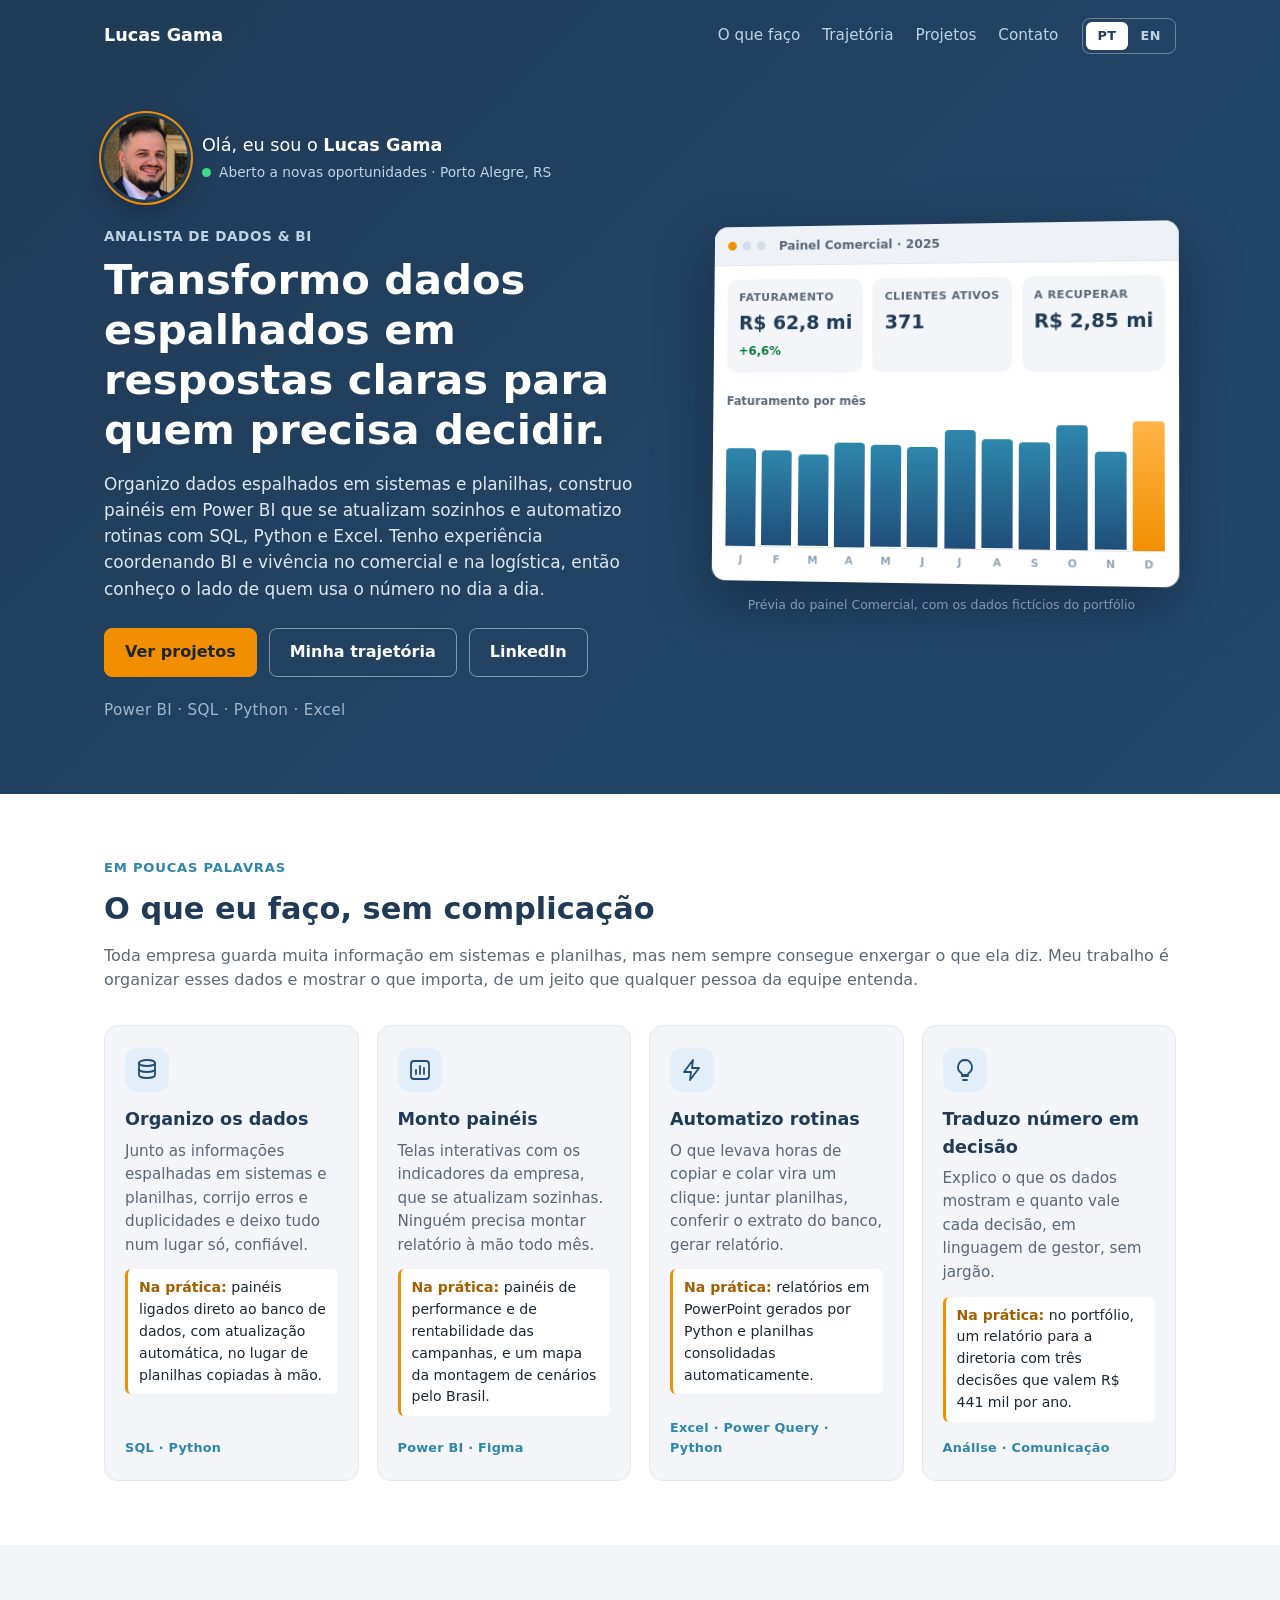
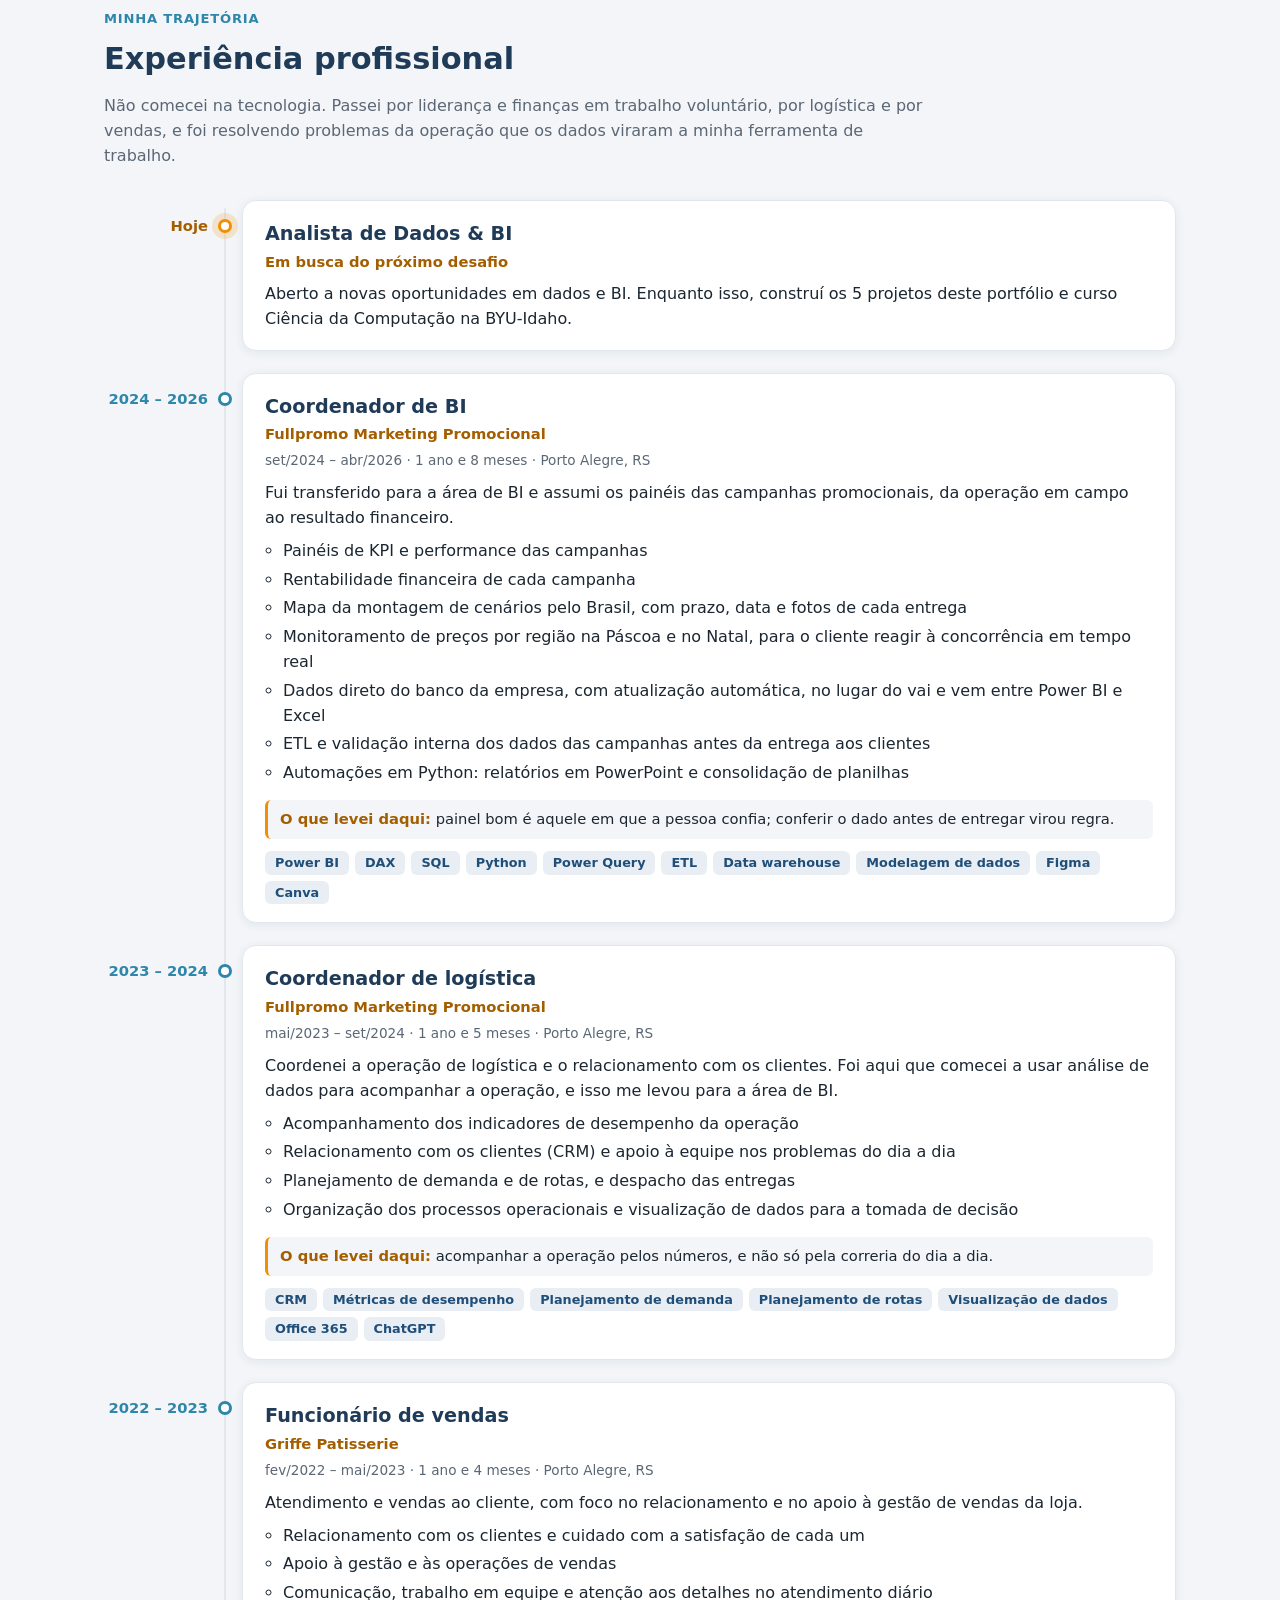
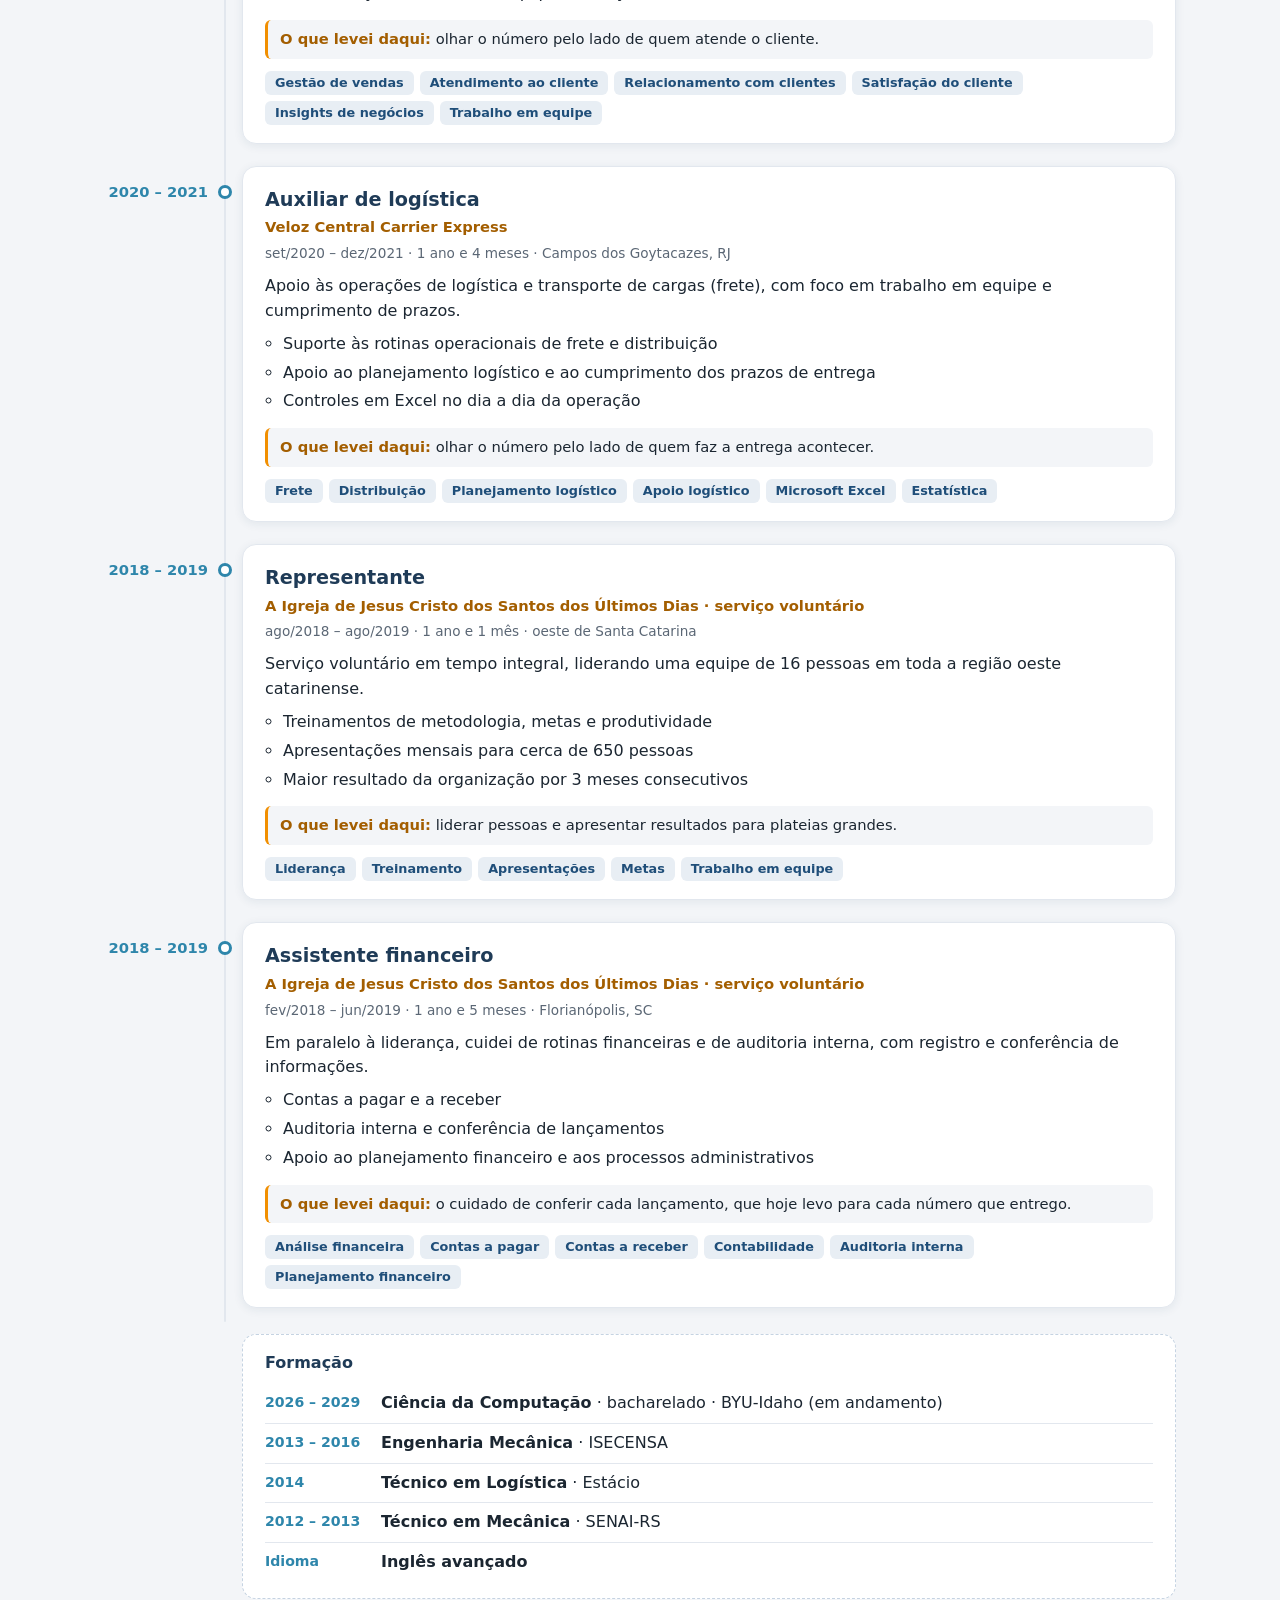
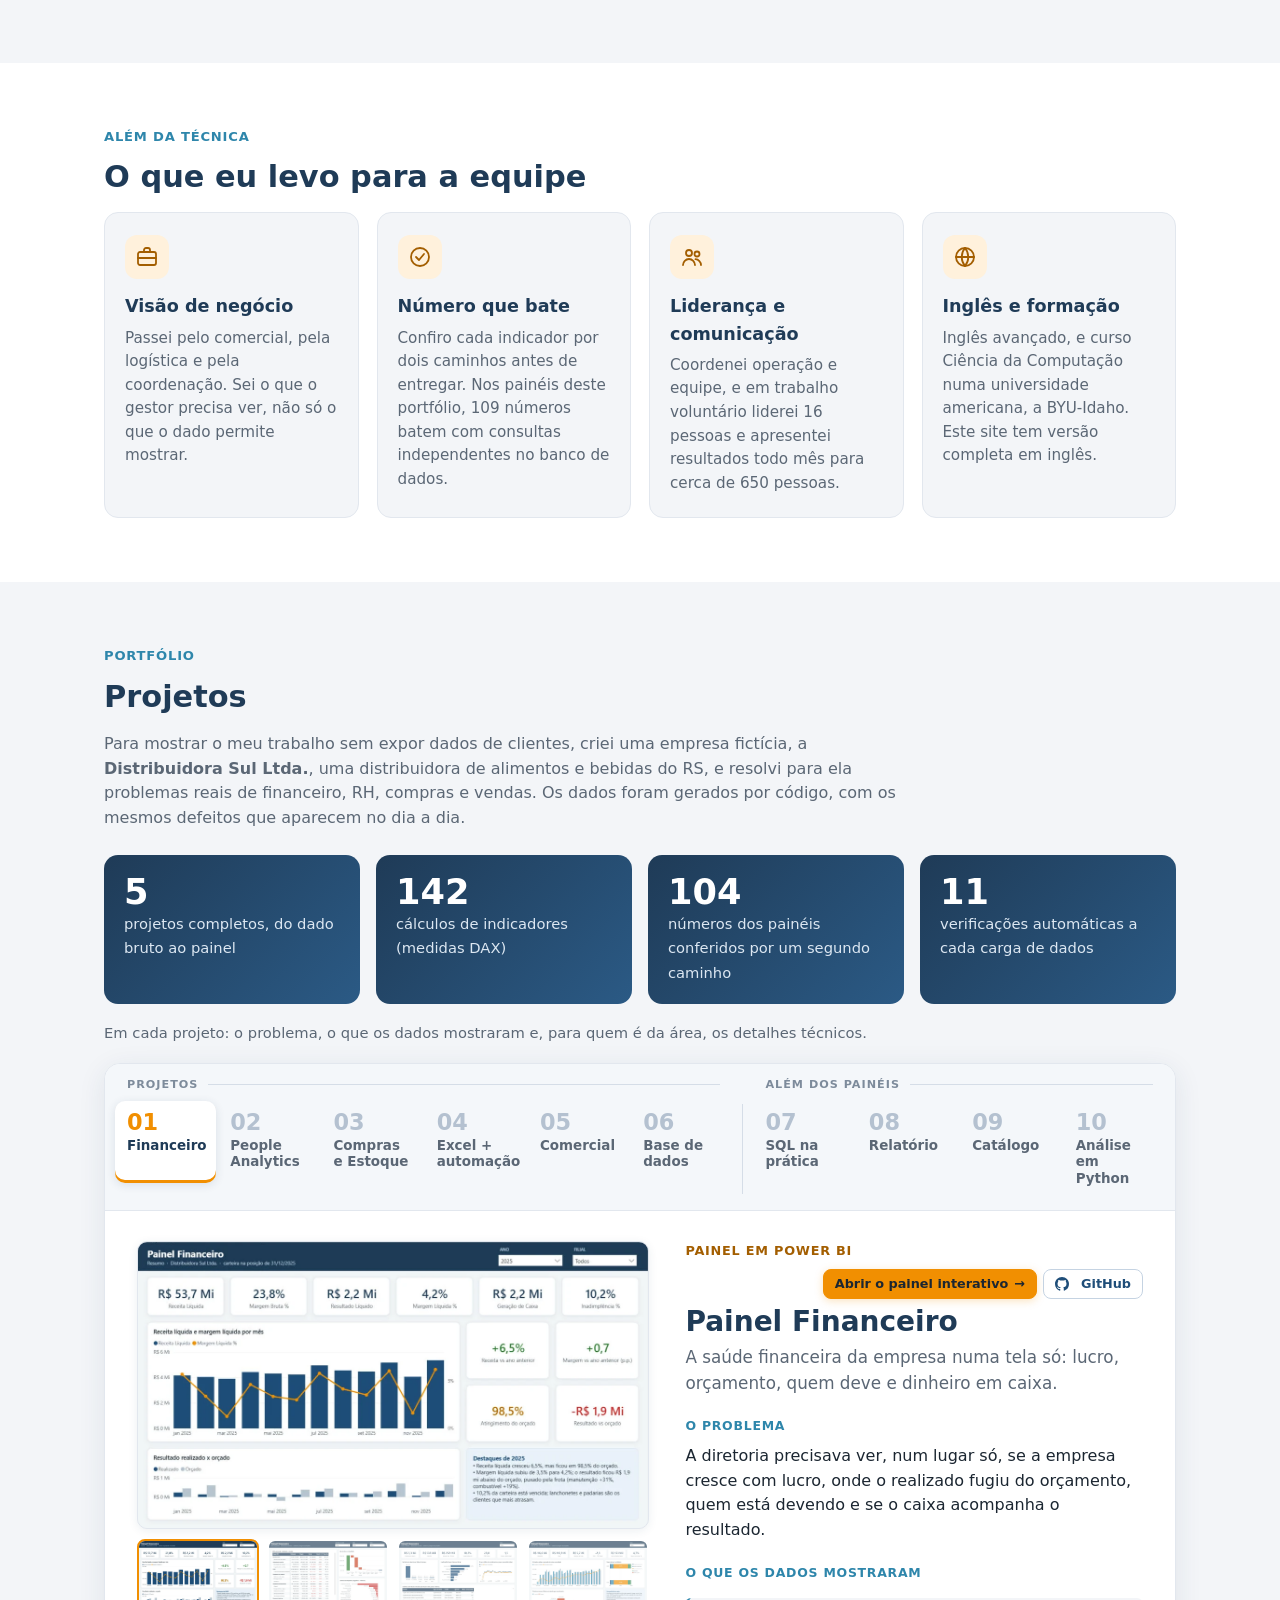
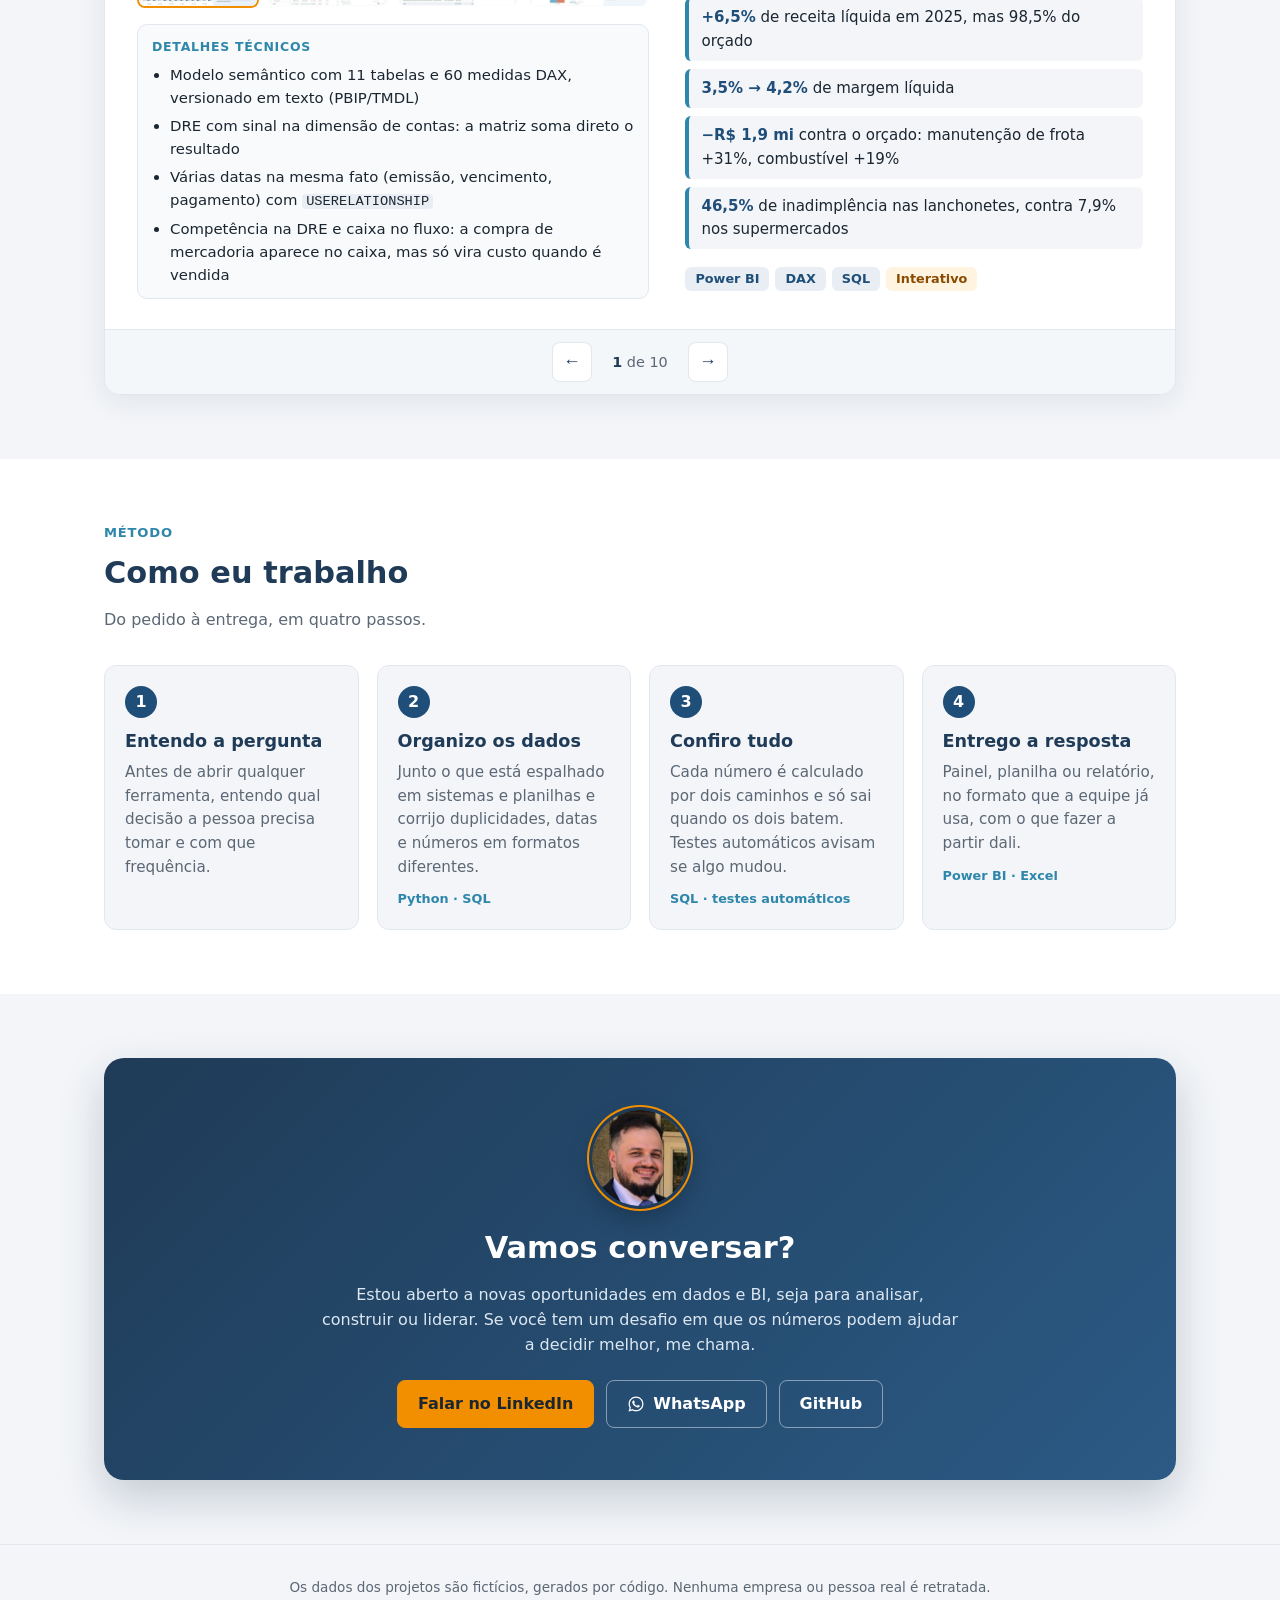
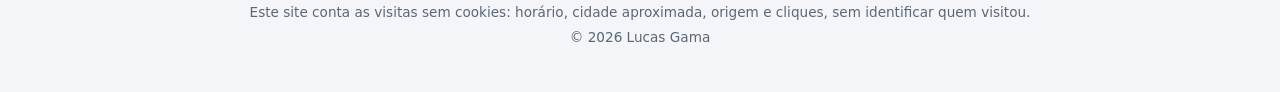
<file: index.html>
<!doctype html>
<html lang="pt-BR">
<head>
  <meta charset="utf-8">
  <meta name="viewport" content="width=device-width, initial-scale=1">
  <title>Lucas Gama · Analista de Dados & BI</title>
  <meta name="description" content="Lucas Gama, Analista de Dados & BI em Porto Alegre e ex-coordenador de BI: painéis em Power BI, SQL, Python e automações em Excel, explicados para quem decide.">
  <meta property="og:title" content="Lucas Gama · Analista de Dados & BI">
  <meta property="og:description" content="Transformo dados espalhados em respostas claras para quem precisa decidir.">
  <meta property="og:type" content="website">
  <meta property="og:url" content="https://lucasgama.vercel.app/">
  <meta property="og:image" content="https://lucasgama.vercel.app/assets/og.jpg">
  <meta property="og:image:width" content="1200">
  <meta property="og:image:height" content="627">
  <meta name="twitter:card" content="summary_large_image">
  <link rel="icon" href="assets/favicon.svg" type="image/svg+xml">
  <link rel="alternate" hreflang="pt-BR" href="https://lucasgama.vercel.app/">
  <link rel="alternate" hreflang="en" href="https://lucasgama.vercel.app/?lang=en">
  <link rel="stylesheet" href="assets/style.css">
  <script>
    // Quem escolheu inglês não vê o português piscar antes da tradução
    try { if ((new URLSearchParams(location.search).get("lang") || localStorage.getItem("idioma")) === "en") document.documentElement.classList.add("traduzindo"); } catch (e) {}
    // Com JavaScript, os blocos entram animados ao rolar a página (home.js); sem ele, aparecem direto
    document.documentElement.classList.add("animar");
  </script>
</head>
<body>

<div class="barra-nav">
  <nav class="nav">
    <a class="marca" href="#inicio">Lucas Gama</a>
    <div class="nav-direita">
      <div class="links">
        <a href="#o-que-faco">O que faço</a>
        <a href="#trajetoria">Trajetória</a>
        <a href="#projetos">Projetos</a>
        <a href="#contato">Contato</a>
      </div>
      <div class="idioma" role="group" aria-label="Idioma / Language" translate="no">
        <button type="button" data-idioma="pt" aria-pressed="true" lang="pt-BR" title="Português">PT</button>
        <button type="button" data-idioma="en" aria-pressed="false" lang="en" title="English">EN</button>
      </div>
    </div>
  </nav>
</div>

<header class="topo">
  <section class="hero" id="inicio">
    <div class="hero-texto">
      <div class="apresentacao">
        <img class="avatar" src="assets/img/lucas.webp" alt="Lucas Gama" width="84" height="84">
        <div>
          <p class="saudacao">Olá, eu sou o <strong>Lucas Gama</strong></p>
          <p class="disponivel"><span class="pulso" aria-hidden="true"></span>Aberto a novas oportunidades · Porto Alegre, RS</p>
        </div>
      </div>
      <p class="cargo">Analista de Dados & BI</p>
      <h1>Transformo dados espalhados em respostas claras para quem precisa decidir.</h1>
      <p class="hero-resumo">Organizo dados espalhados em sistemas e planilhas, construo painéis em Power BI que se atualizam sozinhos e automatizo rotinas com SQL, Python e Excel. Tenho experiência coordenando BI e vivência no comercial e na logística, então conheço o lado de quem usa o número no dia a dia.</p>
      <div class="botoes">
        <a class="botao primario" href="#projetos">Ver projetos</a>
        <a class="botao" href="#trajetoria">Minha trajetória</a>
        <a class="botao" href="https://www.linkedin.com/in/lucasvianagama" target="_blank" rel="noopener">LinkedIn</a>
      </div>
      <p class="ferramentas">Power BI · SQL · Python · Excel</p>
    </div>

    <figure class="painel-demo">
      <div class="pd-janela" aria-hidden="true">
        <div class="pd-barra"><i></i><i></i><i></i><span>Painel Comercial · 2025</span></div>
        <div class="pd-kpis">
          <div class="pd-kpi"><span>Faturamento</span><b data-contar="62.8" data-formato="mi">R$ 62,8 mi</b><em data-contar="6.6" data-formato="pct">+6,6%</em></div>
          <div class="pd-kpi"><span>Clientes ativos</span><b data-contar="371">371</b></div>
          <div class="pd-kpi"><span>A recuperar</span><b data-contar="2.85" data-formato="mi">R$ 2,85 mi</b></div>
        </div>
        <div class="pd-grafico">
          <span class="pd-legenda">Faturamento por mês</span>
          <div class="pd-barras">
            <i style="--h: .776"></i><i style="--h: .757"></i><i style="--h: .728"></i><i style="--h: .827"></i>
            <i style="--h: .807"></i><i style="--h: .789"></i><i style="--h: .928"></i><i style="--h: .853"></i>
            <i style="--h: .834"></i><i style="--h: .966"></i><i style="--h: .759"></i><i style="--h: 1"></i>
          </div>
          <div class="pd-meses" translate="no"><b>J</b><b>F</b><b>M</b><b>A</b><b>M</b><b>J</b><b>J</b><b>A</b><b>S</b><b>O</b><b>N</b><b>D</b></div>
        </div>
      </div>
      <figcaption>Prévia do painel Comercial, com os dados fictícios do portfólio</figcaption>
    </figure>
  </section>
</header>

<main>

  <section class="secao alt" id="o-que-faco">
    <p class="rotulo">Em poucas palavras</p>
    <h2>O que eu faço, sem complicação</h2>
    <p class="intro">Toda empresa guarda muita informação em sistemas e planilhas, mas nem sempre consegue enxergar o que ela diz. Meu trabalho é organizar esses dados e mostrar o que importa, de um jeito que qualquer pessoa da equipe entenda.</p>
    <div class="servicos">
      <article class="servico revelar">
        <span class="icone" aria-hidden="true"><svg viewBox="0 0 24 24"><ellipse cx="12" cy="5" rx="8" ry="3"/><path d="M4 5v6c0 1.7 3.6 3 8 3s8-1.3 8-3V5"/><path d="M4 11v6c0 1.7 3.6 3 8 3s8-1.3 8-3v-6"/></svg></span>
        <h3>Organizo os dados</h3>
        <p>Junto as informações espalhadas em sistemas e planilhas, corrijo erros e duplicidades e deixo tudo num lugar só, confiável.</p>
        <p class="na-pratica"><strong>Na prática:</strong> painéis ligados direto ao banco de dados, com atualização automática, no lugar de planilhas copiadas à mão.</p>
        <p class="com">SQL · Python</p>
      </article>
      <article class="servico revelar">
        <span class="icone" aria-hidden="true"><svg viewBox="0 0 24 24"><rect x="3" y="3" width="18" height="18" rx="3"/><path d="M8 16v-4M12 16V8M16 16v-6"/></svg></span>
        <h3>Monto painéis</h3>
        <p>Telas interativas com os indicadores da empresa, que se atualizam sozinhas. Ninguém precisa montar relatório à mão todo mês.</p>
        <p class="na-pratica"><strong>Na prática:</strong> painéis de performance e de rentabilidade das campanhas, e um mapa da montagem de cenários pelo Brasil.</p>
        <p class="com">Power BI · Figma</p>
      </article>
      <article class="servico revelar">
        <span class="icone" aria-hidden="true"><svg viewBox="0 0 24 24"><path d="M13 2 4 14h7l-1 8 9-12h-7z"/></svg></span>
        <h3>Automatizo rotinas</h3>
        <p>O que levava horas de copiar e colar vira um clique: juntar planilhas, conferir o extrato do banco, gerar relatório.</p>
        <p class="na-pratica"><strong>Na prática:</strong> relatórios em PowerPoint gerados por Python e planilhas consolidadas automaticamente.</p>
        <p class="com">Excel · Power Query · Python</p>
      </article>
      <article class="servico revelar">
        <span class="icone" aria-hidden="true"><svg viewBox="0 0 24 24"><path d="M9 18h6M10 22h4"/><path d="M12 2a7 7 0 0 0-4 12.7c.6.5 1 1.2 1 2V17h6v-.3c0-.8.4-1.5 1-2A7 7 0 0 0 12 2z"/></svg></span>
        <h3>Traduzo número em decisão</h3>
        <p>Explico o que os dados mostram e quanto vale cada decisão, em linguagem de gestor, sem jargão.</p>
        <p class="na-pratica"><strong>Na prática:</strong> no portfólio, um relatório para a diretoria com três decisões que valem R$ 441 mil por ano.</p>
        <p class="com">Análise · Comunicação</p>
      </article>
    </div>
  </section>

  <section class="secao" id="trajetoria">
    <p class="rotulo">Minha trajetória</p>
    <h2>Experiência profissional</h2>
    <p class="intro">Não comecei na tecnologia. Passei por liderança e finanças em trabalho voluntário, por logística e por vendas, e foi resolvendo problemas da operação que os dados viraram a minha ferramenta de trabalho.</p>
    <ol class="trajetoria">
      <li class="etapa atual revelar">
        <span class="quando">Hoje</span>
        <div class="etapa-cartao">
            <h3>Analista de Dados &amp; BI</h3>
            <p class="onde">Em busca do próximo desafio</p>
            <p>Aberto a novas oportunidades em dados e BI. Enquanto isso, construí os 5 projetos deste portfólio e curso Ciência da Computação na BYU-Idaho.</p>
        </div>
      </li>
      <li class="etapa revelar">
        <span class="quando">2024 – 2026</span>
        <div class="etapa-cartao">
            <h3>Coordenador de BI</h3>
            <p class="onde">Fullpromo Marketing Promocional</p>
            <p class="periodo">set/2024 – abr/2026 · 1 ano e 8 meses · Porto Alegre, RS</p>
            <p>Fui transferido para a área de BI e assumi os painéis das campanhas promocionais, da operação em campo ao resultado financeiro.</p>
            <ul class="entregas">
              <li>Painéis de KPI e performance das campanhas</li>
              <li>Rentabilidade financeira de cada campanha</li>
              <li>Mapa da montagem de cenários pelo Brasil, com prazo, data e fotos de cada entrega</li>
              <li>Monitoramento de preços por região na Páscoa e no Natal, para o cliente reagir à concorrência em tempo real</li>
              <li>Dados direto do banco da empresa, com atualização automática, no lugar do vai e vem entre Power BI e Excel</li>
              <li>ETL e validação interna dos dados das campanhas antes da entrega aos clientes</li>
              <li>Automações em Python: relatórios em PowerPoint e consolidação de planilhas</li>
            </ul>
            <p class="levei"><strong>O que levei daqui:</strong> painel bom é aquele em que a pessoa confia; conferir o dado antes de entregar virou regra.</p>
            <p class="tags"><span>Power BI</span><span>DAX</span><span>SQL</span><span>Python</span><span>Power Query</span><span>ETL</span><span>Data warehouse</span><span>Modelagem de dados</span><span>Figma</span><span>Canva</span></p>
        </div>
      </li>
      <li class="etapa revelar">
        <span class="quando">2023 – 2024</span>
        <div class="etapa-cartao">
            <h3>Coordenador de logística</h3>
            <p class="onde">Fullpromo Marketing Promocional</p>
            <p class="periodo">mai/2023 – set/2024 · 1 ano e 5 meses · Porto Alegre, RS</p>
            <p>Coordenei a operação de logística e o relacionamento com os clientes. Foi aqui que comecei a usar análise de dados para acompanhar a operação, e isso me levou para a área de BI.</p>
            <ul class="entregas">
              <li>Acompanhamento dos indicadores de desempenho da operação</li>
              <li>Relacionamento com os clientes (CRM) e apoio à equipe nos problemas do dia a dia</li>
              <li>Planejamento de demanda e de rotas, e despacho das entregas</li>
              <li>Organização dos processos operacionais e visualização de dados para a tomada de decisão</li>
            </ul>
            <p class="levei"><strong>O que levei daqui:</strong> acompanhar a operação pelos números, e não só pela correria do dia a dia.</p>
            <p class="tags"><span>CRM</span><span>Métricas de desempenho</span><span>Planejamento de demanda</span><span>Planejamento de rotas</span><span>Visualização de dados</span><span>Office 365</span><span>ChatGPT</span></p>
        </div>
      </li>
      <li class="etapa revelar">
        <span class="quando">2022 – 2023</span>
        <div class="etapa-cartao">
            <h3>Funcionário de vendas</h3>
            <p class="onde">Griffe Patisserie</p>
            <p class="periodo">fev/2022 – mai/2023 · 1 ano e 4 meses · Porto Alegre, RS</p>
            <p>Atendimento e vendas ao cliente, com foco no relacionamento e no apoio à gestão de vendas da loja.</p>
            <ul class="entregas">
              <li>Relacionamento com os clientes e cuidado com a satisfação de cada um</li>
              <li>Apoio à gestão e às operações de vendas</li>
              <li>Comunicação, trabalho em equipe e atenção aos detalhes no atendimento diário</li>
            </ul>
            <p class="levei"><strong>O que levei daqui:</strong> olhar o número pelo lado de quem atende o cliente.</p>
            <p class="tags"><span>Gestão de vendas</span><span>Atendimento ao cliente</span><span>Relacionamento com clientes</span><span>Satisfação do cliente</span><span>Insights de negócios</span><span>Trabalho em equipe</span></p>
        </div>
      </li>
      <li class="etapa revelar">
        <span class="quando">2020 – 2021</span>
        <div class="etapa-cartao">
            <h3>Auxiliar de logística</h3>
            <p class="onde">Veloz Central Carrier Express</p>
            <p class="periodo">set/2020 – dez/2021 · 1 ano e 4 meses · Campos dos Goytacazes, RJ</p>
            <p>Apoio às operações de logística e transporte de cargas (frete), com foco em trabalho em equipe e cumprimento de prazos.</p>
            <ul class="entregas">
              <li>Suporte às rotinas operacionais de frete e distribuição</li>
              <li>Apoio ao planejamento logístico e ao cumprimento dos prazos de entrega</li>
              <li>Controles em Excel no dia a dia da operação</li>
            </ul>
            <p class="levei"><strong>O que levei daqui:</strong> olhar o número pelo lado de quem faz a entrega acontecer.</p>
            <p class="tags"><span>Frete</span><span>Distribuição</span><span>Planejamento logístico</span><span>Apoio logístico</span><span>Microsoft Excel</span><span>Estatística</span></p>
        </div>
      </li>
      <li class="etapa revelar">
        <span class="quando">2018 – 2019</span>
        <div class="etapa-cartao">
            <h3>Representante</h3>
            <p class="onde">A Igreja de Jesus Cristo dos Santos dos Últimos Dias · serviço voluntário</p>
            <p class="periodo">ago/2018 – ago/2019 · 1 ano e 1 mês · oeste de Santa Catarina</p>
            <p>Serviço voluntário em tempo integral, liderando uma equipe de 16 pessoas em toda a região oeste catarinense.</p>
            <ul class="entregas">
              <li>Treinamentos de metodologia, metas e produtividade</li>
              <li>Apresentações mensais para cerca de 650 pessoas</li>
              <li>Maior resultado da organização por 3 meses consecutivos</li>
            </ul>
            <p class="levei"><strong>O que levei daqui:</strong> liderar pessoas e apresentar resultados para plateias grandes.</p>
            <p class="tags"><span>Liderança</span><span>Treinamento</span><span>Apresentações</span><span>Metas</span><span>Trabalho em equipe</span></p>
        </div>
      </li>
      <li class="etapa revelar">
        <span class="quando">2018 – 2019</span>
        <div class="etapa-cartao">
            <h3>Assistente financeiro</h3>
            <p class="onde">A Igreja de Jesus Cristo dos Santos dos Últimos Dias · serviço voluntário</p>
            <p class="periodo">fev/2018 – jun/2019 · 1 ano e 5 meses · Florianópolis, SC</p>
            <p>Em paralelo à liderança, cuidei de rotinas financeiras e de auditoria interna, com registro e conferência de informações.</p>
            <ul class="entregas">
              <li>Contas a pagar e a receber</li>
              <li>Auditoria interna e conferência de lançamentos</li>
              <li>Apoio ao planejamento financeiro e aos processos administrativos</li>
            </ul>
            <p class="levei"><strong>O que levei daqui:</strong> o cuidado de conferir cada lançamento, que hoje levo para cada número que entrego.</p>
            <p class="tags"><span>Análise financeira</span><span>Contas a pagar</span><span>Contas a receber</span><span>Contabilidade</span><span>Auditoria interna</span><span>Planejamento financeiro</span></p>
        </div>
      </li>
    </ol>
    <div class="formacao revelar">
      <h3>Formação</h3>
      <ul>
        <li><span>2026 – 2029</span> <strong>Ciência da Computação</strong> · bacharelado · BYU-Idaho (em andamento)</li>
        <li><span>2013 – 2016</span> <strong>Engenharia Mecânica</strong> · ISECENSA</li>
        <li><span>2014</span> <strong>Técnico em Logística</strong> · Estácio</li>
        <li><span>2012 – 2013</span> <strong>Técnico em Mecânica</strong> · SENAI-RS</li>
        <li><span>Idioma</span> <strong>Inglês avançado</strong></li>
      </ul>
    </div>
  </section>

  <section class="secao alt" id="diferenciais">
    <p class="rotulo">Além da técnica</p>
    <h2>O que eu levo para a equipe</h2>
    <div class="diferenciais">
      <article class="diferencial revelar">
        <span class="icone" aria-hidden="true"><svg viewBox="0 0 24 24"><rect x="3" y="7" width="18" height="13" rx="2"/><path d="M9 7V5a2 2 0 0 1 2-2h2a2 2 0 0 1 2 2v2M3 13h18"/></svg></span>
        <h3>Visão de negócio</h3>
        <p>Passei pelo comercial, pela logística e pela coordenação. Sei o que o gestor precisa ver, não só o que o dado permite mostrar.</p>
      </article>
      <article class="diferencial revelar">
        <span class="icone" aria-hidden="true"><svg viewBox="0 0 24 24"><circle cx="12" cy="12" r="9"/><path d="m8 12 3 3 5-6"/></svg></span>
        <h3>Número que bate</h3>
        <p>Confiro cada indicador por dois caminhos antes de entregar. Nos painéis deste portfólio, 109 números batem com consultas independentes no banco de dados.</p>
      </article>
      <article class="diferencial revelar">
        <span class="icone" aria-hidden="true"><svg viewBox="0 0 24 24"><circle cx="9" cy="8" r="3"/><path d="M3 20c0-3.3 2.7-6 6-6s6 2.7 6 6"/><circle cx="17" cy="9" r="2.5"/><path d="M15.5 14.2c3 .2 5.5 2.7 5.5 5.8"/></svg></span>
        <h3>Liderança e comunicação</h3>
        <p>Coordenei operação e equipe, e em trabalho voluntário liderei 16 pessoas e apresentei resultados todo mês para cerca de 650 pessoas.</p>
      </article>
      <article class="diferencial revelar">
        <span class="icone" aria-hidden="true"><svg viewBox="0 0 24 24"><circle cx="12" cy="12" r="9"/><path d="M3 12h18M12 3a14 14 0 0 1 0 18M12 3a14 14 0 0 0 0 18"/></svg></span>
        <h3>Inglês e formação</h3>
        <p>Inglês avançado, e curso Ciência da Computação numa universidade americana, a BYU-Idaho. Este site tem versão completa em inglês.</p>
      </article>
    </div>
  </section>

  <section class="secao" id="projetos">
    <p class="rotulo">Portfólio</p>
    <h2>Projetos</h2>
    <p class="intro">Para mostrar o meu trabalho sem expor dados de clientes, criei uma empresa fictícia, a <strong>Distribuidora Sul Ltda.</strong>, uma distribuidora de alimentos e bebidas do RS, e resolvi para ela problemas reais de financeiro, RH, compras e vendas. Os dados foram gerados por código, com os mesmos defeitos que aparecem no dia a dia.</p>
    <div class="contadores">
      <div class="contador revelar"><strong data-contar="5" translate="no">5</strong><span>projetos completos, do dado bruto ao painel</span></div>
      <div class="contador revelar"><strong data-contar="148" translate="no">148</strong><span>cálculos de indicadores (medidas DAX)</span></div>
      <div class="contador revelar"><strong data-contar="109" translate="no">109</strong><span>números dos painéis conferidos por um segundo caminho</span></div>
      <div class="contador revelar"><strong data-contar="11" translate="no">11</strong><span>verificações automáticas a cada carga de dados</span></div>
    </div>
    <p class="dica">Em cada projeto: o problema, o que os dados mostraram e, para quem é da área, os detalhes técnicos.</p>

    <div class="vitrine">
      <div class="abas-vitrine" role="tablist" aria-label="Projetos">
        <span class="marcador-aba" aria-hidden="true"></span>
        <div class="grupo-abas" role="presentation">
          <span class="rotulo-grupo" aria-hidden="true">Projetos</span>
          <div class="botoes-grupo" role="presentation">
            <button type="button" role="tab" id="aba-financeiro" aria-controls="financeiro" aria-selected="true"><span class="num">01</span><span class="nome">Financeiro</span></button>
            <button type="button" role="tab" id="aba-people-analytics" aria-controls="people-analytics" aria-selected="false" tabindex="-1"><span class="num">02</span><span class="nome">People Analytics</span></button>
            <button type="button" role="tab" id="aba-compras-estoque" aria-controls="compras-estoque" aria-selected="false" tabindex="-1"><span class="num">03</span><span class="nome">Compras e Estoque</span></button>
            <button type="button" role="tab" id="aba-excel" aria-controls="excel" aria-selected="false" tabindex="-1"><span class="num">04</span><span class="nome">Excel + automação</span></button>
            <button type="button" role="tab" id="aba-comercial" aria-controls="comercial" aria-selected="false" tabindex="-1"><span class="num">05</span><span class="nome">Comercial</span></button>
            <button type="button" role="tab" id="aba-base-de-dados" aria-controls="base-de-dados" aria-selected="false" tabindex="-1"><span class="num">06</span><span class="nome">Base de dados</span></button>
          </div>
        </div>
        <span class="divisoria" aria-hidden="true"></span>
        <div class="grupo-abas" role="presentation">
          <span class="rotulo-grupo" aria-hidden="true">Além dos painéis</span>
          <div class="botoes-grupo" role="presentation">
            <button type="button" role="tab" id="aba-sql" aria-controls="sql" aria-selected="false" tabindex="-1"><span class="num">07</span><span class="nome">SQL na prática</span></button>
            <button type="button" role="tab" id="aba-relatorio" aria-controls="relatorio" aria-selected="false" tabindex="-1"><span class="num">08</span><span class="nome">Relatório</span></button>
            <button type="button" role="tab" id="aba-catalogo" aria-controls="catalogo" aria-selected="false" tabindex="-1"><span class="num">09</span><span class="nome">Catálogo</span></button>
            <button type="button" role="tab" id="aba-analise" aria-controls="analise" aria-selected="false" tabindex="-1"><span class="num">10</span><span class="nome">Análise em Python</span></button>
          </div>
        </div>
      </div>

      <div class="paineis-vitrine">
        <article class="projeto ativo" role="tabpanel" id="financeiro" aria-labelledby="aba-financeiro" tabindex="0">
          <div class="projeto-visual">
            <button type="button" class="imagem-principal" aria-label="Ampliar: Resumo">
              <img src="assets/img/financeiro_resumo.webp" alt="Resumo" loading="lazy">
            </button>
            <div class="miniaturas" role="group" aria-label="Páginas">
              <button type="button" class="miniatura ativa" aria-pressed="true" data-src="assets/img/financeiro_resumo.webp" aria-label="Resumo"><img src="assets/img/financeiro_resumo.webp" alt="" loading="lazy"></button>
              <button type="button" class="miniatura" aria-pressed="false" data-src="assets/img/financeiro_dre.webp" aria-label="DRE e Orçamento"><img src="assets/img/financeiro_dre.webp" alt="" loading="lazy"></button>
              <button type="button" class="miniatura" aria-pressed="false" data-src="assets/img/financeiro_receber.webp" aria-label="Contas a Receber"><img src="assets/img/financeiro_receber.webp" alt="" loading="lazy"></button>
              <button type="button" class="miniatura" aria-pressed="false" data-src="assets/img/financeiro_caixa.webp" aria-label="Fluxo de Caixa"><img src="assets/img/financeiro_caixa.webp" alt="" loading="lazy"></button>
            </div>
            <div class="tecnico">
              <h4>Detalhes técnicos</h4>
              <ul class="o-que-fiz">
                <li>Modelo semântico com 11 tabelas e 60 medidas DAX, versionado em texto (PBIP/TMDL)</li>
                <li>DRE com sinal na dimensão de contas: a matriz soma direto o resultado</li>
                <li>Várias datas na mesma fato (emissão, vencimento, pagamento) com <code>USERELATIONSHIP</code></li>
                <li>Competência na DRE e caixa no fluxo: a compra de mercadoria aparece no caixa, mas só vira custo quando é vendida</li>
              </ul>
            </div>
          </div>
          <div class="projeto-texto">
            <div class="topo-projeto">
              <p class="kicker surge" style="--i: 0">Painel em Power BI</p>
              <div class="acoes-projeto surge" style="--i: 1"><a class="botao primario" href="financeiro.html">Abrir o painel interativo</a><a class="botao secundario" href="https://github.com/Lvgama94/distribuidora-sul/blob/main/docs/painel_financeiro.md" title="Roteiro e código no GitHub" target="_blank" rel="noopener">Roteiro e código no GitHub</a></div>
            </div>
            <h3 class="surge" style="--i: 2">Painel Financeiro</h3>
            <p class="lead surge" style="--i: 3">A saúde financeira da empresa numa tela só: lucro, orçamento, quem deve e dinheiro em caixa.</p>
            <h4 class="surge" style="--i: 4">O problema</h4>
            <p class="surge" style="--i: 5">A diretoria precisava ver, num lugar só, se a empresa cresce com lucro, onde o realizado fugiu do orçamento, quem está devendo e se o caixa acompanha o resultado.</p>
            <h4 class="surge" style="--i: 6">O que os dados mostraram</h4>
            <ul class="destaques surge" style="--i: 7">
              <li><strong>+6,5%</strong> de receita líquida em 2025, mas 98,5% do orçado</li>
              <li><strong>3,5% → 4,2%</strong> de margem líquida</li>
              <li><strong>−R$ 1,9 mi</strong> contra o orçado: manutenção de frota +31%, combustível +19%</li>
              <li><strong>46,5%</strong> de inadimplência nas lanchonetes, contra 7,9% nos supermercados</li>
            </ul>
            <p class="tags surge" style="--i: 8"><span>Power BI</span><span>DAX</span><span>SQL</span><span class="destaque">Interativo</span></p>
          </div>
        </article>
        <article class="projeto" role="tabpanel" id="people-analytics" aria-labelledby="aba-people-analytics" tabindex="0">
          <div class="projeto-visual">
            <button type="button" class="imagem-principal" aria-label="Ampliar: Visão Geral">
              <img src="assets/img/rh_visao_geral.webp" alt="Visão Geral" loading="lazy">
            </button>
            <div class="miniaturas" role="group" aria-label="Páginas">
              <button type="button" class="miniatura ativa" aria-pressed="true" data-src="assets/img/rh_visao_geral.webp" aria-label="Visão Geral"><img src="assets/img/rh_visao_geral.webp" alt="" loading="lazy"></button>
              <button type="button" class="miniatura" aria-pressed="false" data-src="assets/img/rh_rotatividade.webp" aria-label="Rotatividade"><img src="assets/img/rh_rotatividade.webp" alt="" loading="lazy"></button>
              <button type="button" class="miniatura" aria-pressed="false" data-src="assets/img/rh_absenteismo.webp" aria-label="Absenteísmo e Horas Extras"><img src="assets/img/rh_absenteismo.webp" alt="" loading="lazy"></button>
            </div>
            <div class="tecnico">
              <h4>Detalhes técnicos</h4>
              <ul class="o-que-fiz">
                <li>Quadro mensal por funcionário: headcount como saldo do fim do período, não como soma</li>
                <li>Rotatividade sobre o headcount médio, voluntária e involuntária, por tempo de casa e motivo</li>
                <li>Comparação de faltas entre quem saiu e quem ficou, respeitando setor, filial e ano</li>
                <li>34 medidas DAX e 20 indicadores conferidos contra o SQL</li>
              </ul>
            </div>
          </div>
          <div class="projeto-texto">
            <div class="topo-projeto">
              <p class="kicker surge" style="--i: 0">Painel em Power BI</p>
              <div class="acoes-projeto surge" style="--i: 1"><a class="botao primario" href="rh.html">Abrir o painel interativo</a><a class="botao secundario" href="https://github.com/Lvgama94/distribuidora-sul/blob/main/docs/painel_people_analytics.md" title="Roteiro e código no GitHub" target="_blank" rel="noopener">Roteiro e código no GitHub</a></div>
            </div>
            <h3 class="surge" style="--i: 2">People Analytics</h3>
            <p class="lead surge" style="--i: 3">Quem está saindo da empresa, quando e por quê, e onde sobram faltas e horas extras.</p>
            <h4 class="surge" style="--i: 4">O problema</h4>
            <p class="surge" style="--i: 5">O RH sentia que perdia gente demais, mas não sabia onde, por quê nem em que momento. As faltas e as horas extras eram fechadas à mão, mês a mês.</p>
            <h4 class="surge" style="--i: 6">O que os dados mostraram</h4>
            <ul class="destaques surge" style="--i: 7">
              <li><strong>45,3%</strong> de rotatividade em 2025 (+2,6 p.p.); a voluntária subiu para 22,1%</li>
              <li><strong>63%</strong> das saídas de 2025 aconteceram no primeiro ano de casa</li>
              <li><strong>+30%</strong> de faltas entre quem saiu em 2025, nos meses em que trabalhou</li>
              <li><strong>16,9 h</strong> extras por pessoa por mês na Logística, contra cerca de 4 h nos outros setores</li>
            </ul>
            <p class="tags surge" style="--i: 8"><span>Power BI</span><span>DAX</span><span>RH</span><span class="destaque">Interativo</span></p>
          </div>
        </article>
        <article class="projeto" role="tabpanel" id="compras-estoque" aria-labelledby="aba-compras-estoque" tabindex="0">
          <div class="projeto-visual">
            <button type="button" class="imagem-principal" aria-label="Ampliar: Compras e Fornecedores">
              <img src="assets/img/compras_fornecedores.webp" alt="Compras e Fornecedores" loading="lazy">
            </button>
            <div class="miniaturas" role="group" aria-label="Páginas">
              <button type="button" class="miniatura ativa" aria-pressed="true" data-src="assets/img/compras_fornecedores.webp" aria-label="Compras e Fornecedores"><img src="assets/img/compras_fornecedores.webp" alt="" loading="lazy"></button>
              <button type="button" class="miniatura" aria-pressed="false" data-src="assets/img/compras_estoque_ruptura.webp" aria-label="Estoque e Ruptura"><img src="assets/img/compras_estoque_ruptura.webp" alt="" loading="lazy"></button>
              <button type="button" class="miniatura" aria-pressed="false" data-src="assets/img/compras_curva_abc.webp" aria-label="Curva ABC"><img src="assets/img/compras_curva_abc.webp" alt="" loading="lazy"></button>
            </div>
            <div class="tecnico">
              <h4>Detalhes técnicos</h4>
              <ul class="o-que-fiz">
                <li>Pontualidade medida por pedido, não por item, para pedidos grandes não pesarem mais</li>
                <li>Estoque como saldo acumulado dos movimentos, com giro e cobertura na mesma base</li>
                <li>Venda perdida: unidades pedidas e não atendidas × preço</li>
                <li>Curva ABC fixa sobre dois anos, para o produto não mudar de classe a cada filtro</li>
              </ul>
            </div>
          </div>
          <div class="projeto-texto">
            <div class="topo-projeto">
              <p class="kicker surge" style="--i: 0">Painel em Power BI</p>
              <div class="acoes-projeto surge" style="--i: 1"><a class="botao primario" href="compras.html">Abrir o painel interativo</a><a class="botao secundario" href="https://github.com/Lvgama94/distribuidora-sul/blob/main/docs/painel_compras_estoque.md" title="Roteiro e código no GitHub" target="_blank" rel="noopener">Roteiro e código no GitHub</a></div>
            </div>
            <h3 class="surge" style="--i: 2">Compras e Estoque</h3>
            <p class="lead surge" style="--i: 3">O caminho do produto até a venda: fornecedor, estoque e o que faltou na prateleira.</p>
            <h4 class="surge" style="--i: 4">O problema</h4>
            <p class="surge" style="--i: 5">Faltava produto para vender e, ao mesmo tempo, o estoque crescia. Compras queria saber quais fornecedores atrasam e quais itens não podem faltar.</p>
            <h4 class="surge" style="--i: 6">O que os dados mostraram</h4>
            <ul class="destaques surge" style="--i: 7">
              <li><strong>R$ 918 mil</strong> em vendas perdidas em 2025, mesmo com 98,1% de nível de serviço</li>
              <li><strong>50%</strong> no prazo no 3º maior fornecedor, contra 73,8% na média</li>
              <li><strong>17,7 → 15,8</strong> de giro de estoque, com 28 dias de cobertura</li>
              <li><strong>28%</strong> dos produtos fazem 80% da receita</li>
            </ul>
            <p class="tags surge" style="--i: 8"><span>Power BI</span><span>DAX</span><span>Supply</span><span class="destaque">Interativo</span></p>
          </div>
        </article>
        <article class="projeto" role="tabpanel" id="excel" aria-labelledby="aba-excel" tabindex="0">
          <div class="projeto-visual">
            <button type="button" class="imagem-principal" aria-label="Ampliar: Conciliação bancária">
              <img src="assets/img/excel_conciliacao_bancaria.webp" alt="Conciliação bancária" loading="lazy">
            </button>
            <div class="miniaturas" role="group" aria-label="Páginas">
              <button type="button" class="miniatura ativa" aria-pressed="true" data-src="assets/img/excel_conciliacao_bancaria.webp" aria-label="Conciliação bancária"><img src="assets/img/excel_conciliacao_bancaria.webp" alt="" loading="lazy"></button>
              <button type="button" class="miniatura" aria-pressed="false" data-src="assets/img/excel_consolidacao_ponto.webp" aria-label="Consolidação do ponto"><img src="assets/img/excel_consolidacao_ponto.webp" alt="" loading="lazy"></button>
            </div>
            <div class="tecnico">
              <h4>Detalhes técnicos</h4>
              <ul class="o-que-fiz">
                <li>Power Query que lê a pasta inteira, reconhece os dois layouts e converte "hh:mm" em horas</li>
                <li>Conciliação em duas passadas: pelo documento e, no que sobra, por data e valor</li>
                <li>Pastas de trabalho que acham os dados sozinhas a partir de onde estão salvas</li>
                <li>Sem macro e sem instalar nada: só Excel</li>
              </ul>
            </div>
          </div>
          <div class="projeto-texto">
            <div class="topo-projeto">
              <p class="kicker surge" style="--i: 0">Excel e Power Query</p>
              <div class="acoes-projeto surge" style="--i: 1"><a class="botao primario" href="excel.html">Explorar o resultado</a><a class="botao secundario" href="https://github.com/Lvgama94/distribuidora-sul/blob/main/docs/excel_automacao.md" title="Roteiro e código no GitHub" target="_blank" rel="noopener">Roteiro e código no GitHub</a></div>
            </div>
            <h3 class="surge" style="--i: 2">Excel + automação</h3>
            <p class="lead surge" style="--i: 3">Menos copiar e colar: o Excel junta as planilhas e confere o banco sozinho.</p>
            <h4 class="surge" style="--i: 4">O problema</h4>
            <p class="surge" style="--i: 5">Duas rotinas de fechamento tomavam horas: juntar 24 planilhas de ponto com o layout mudando no meio do ano, e conferir o extrato do banco contra o sistema linha a linha.</p>
            <h4 class="surge" style="--i: 6">Resultado</h4>
            <ul class="destaques surge" style="--i: 7">
              <li><strong>24 arquivos → 1 clique</strong> em Atualizar Tudo, com totais iguais aos do SQL</li>
              <li><strong>1.590</strong> lançamentos conciliados automaticamente</li>
              <li><strong>11 pendências</strong> encontradas: tarifas não lançadas, compensação em janeiro e juros</li>
            </ul>
            <p class="tags surge" style="--i: 8"><span>Excel</span><span>Power Query</span><span>Financeiro</span><span class="destaque">Interativo</span></p>
          </div>
        </article>
        <article class="projeto" role="tabpanel" id="comercial" aria-labelledby="aba-comercial" tabindex="0">
          <div class="projeto-visual">
            <button type="button" class="imagem-principal" aria-label="Ampliar: Visão Geral">
              <img src="assets/img/comercial_visao_geral.webp" alt="Visão Geral" loading="lazy">
            </button>
            <div class="miniaturas" role="group" aria-label="Páginas">
              <button type="button" class="miniatura ativa" aria-pressed="true" data-src="assets/img/comercial_visao_geral.webp" aria-label="Visão Geral"><img src="assets/img/comercial_visao_geral.webp" alt="" loading="lazy"></button>
              <button type="button" class="miniatura" aria-pressed="false" data-src="assets/img/comercial_vendedores.webp" aria-label="Vendedores"><img src="assets/img/comercial_vendedores.webp" alt="" loading="lazy"></button>
              <button type="button" class="miniatura" aria-pressed="false" data-src="assets/img/comercial_clientes.webp" aria-label="Clientes"><img src="assets/img/comercial_clientes.webp" alt="" loading="lazy"></button>
            </div>
            <div class="tecnico">
              <h4>Detalhes técnicos</h4>
              <ul class="o-que-fiz">
                <li>Modelo semântico com 25 medidas DAX, todas conferidas contra uma view em SQL, com o mesmo faturamento da DRE do painel Financeiro</li>
                <li>Clientes novos e perdidos contra o mesmo período do ano anterior (<code>SAMEPERIODLASTYEAR</code> + <code>EXCEPT</code>) e concentração nos 20% maiores (<code>TOPN</code>)</li>
                <li>Exportação no grão mês × cliente × vendedor, para filtrar por qualquer recorte e ainda contar clientes distintos</li>
                <li>Lista dos clientes parados que mais compravam, para a equipe comercial ligar primeiro</li>
              </ul>
            </div>
          </div>
          <div class="projeto-texto">
            <div class="topo-projeto">
              <p class="kicker surge" style="--i: 0">Painel em Power BI</p>
              <div class="acoes-projeto surge" style="--i: 1"><a class="botao primario" href="comercial.html">Abrir o painel interativo</a><a class="botao secundario" href="https://github.com/Lvgama94/distribuidora-sul/blob/main/docs/painel_comercial.md" title="Roteiro e código no GitHub" target="_blank" rel="noopener">Roteiro e código no GitHub</a></div>
            </div>
            <h3 class="surge" style="--i: 2">Painel Comercial</h3>
            <p class="lead surge" style="--i: 3">Quem compra, quem vende e quem parou de comprar, para a equipe comercial saber onde agir.</p>
            <h4 class="surge" style="--i: 4">O problema</h4>
            <p class="surge" style="--i: 5">A diretoria via o faturamento crescer, mas não sabia se a carteira de clientes acompanhava, quanto o desconto custava em margem nem quem tinha parado de comprar.</p>
            <h4 class="surge" style="--i: 6">O que os dados mostraram</h4>
            <ul class="destaques surge" style="--i: 7">
              <li><strong>+6,6%</strong> de faturamento em 2025, com mais notas e ticket 3,5% menor</li>
              <li><strong>20%</strong> dos clientes fazem 73% do faturamento</li>
              <li><strong>49 perdidos</strong> em 2025, que tinham comprado R$ 4,0 mi em 2024, contra 34 novos</li>
              <li><strong>32 clientes</strong> compraram em 2025 e pararam no meio do ano: R$ 2,85 mi para recuperar</li>
            </ul>
            <p class="tags surge" style="--i: 8"><span>Power BI</span><span>DAX</span><span>Vendas</span><span class="destaque">Interativo</span></p>
          </div>
        </article>
        <article class="projeto" role="tabpanel" id="base-de-dados" aria-labelledby="aba-base-de-dados" tabindex="0">
          <div class="projeto-visual">
            <div class="fluxo-grande" aria-hidden="true">
              <span>Dados brutos<small>CSV do ERP e planilhas</small></span>
              <span>Python<small>ETL e relatório de qualidade</small></span>
              <span>SQL Server<small>modelo estrela e 11 testes</small></span>
              <span>Power BI<small>4 painéis conferidos</small></span>
            </div>
            <div class="tecnico">
              <h4>Detalhes técnicos</h4>
              <ul class="o-que-fiz">
                <li>Geração de dois anos de operação com comportamento de negócio realista (Python)</li>
                <li>ETL com pandas que trata 11 tipos de problema e gera um relatório de qualidade</li>
                <li>Modelo estrela no SQL Server: staging, procedure de carga com transação e views com CTE e funções de janela</li>
              </ul>
            </div>
          </div>
          <div class="projeto-texto">
            <div class="topo-projeto">
              <p class="kicker surge" style="--i: 0">Python e SQL Server</p>
              <div class="acoes-projeto surge" style="--i: 1"><a class="botao primario" href="sql.html">SQL na prática</a><a class="botao secundario" href="https://github.com/Lvgama94/distribuidora-sul" title="Repositório no GitHub" target="_blank" rel="noopener">Repositório no GitHub</a></div>
            </div>
            <h3 class="surge" style="--i: 2">Base de dados integrada</h3>
            <p class="lead surge" style="--i: 3">A fundação dos painéis: dados limpos, organizados e testados antes de virar número na tela.</p>
            <h4 class="surge" style="--i: 4">O problema</h4>
            <p class="surge" style="--i: 5">Painel bom começa com dado confiável. Os arquivos chegam dos sistemas com duplicidades, cadastros repetidos, datas em dois formatos e números como texto.</p>
            <h4 class="surge" style="--i: 6">Garantias</h4>
            <ul class="destaques surge" style="--i: 7">
              <li><strong>11 testes</strong> automáticos depois de cada carga: nenhuma linha perdida, nota igual a título, receita da DRE igual às vendas, estoque nunca negativo</li>
              <li><strong>~20 s</strong> para recriar o banco inteiro do zero</li>
            </ul>
            <p class="tags surge" style="--i: 8"><span>Python</span><span>pandas</span><span>SQL Server</span></p>
          </div>
        </article>
        <article class="projeto" role="tabpanel" id="sql" aria-labelledby="aba-sql" tabindex="0">
          <div class="projeto-visual">
            <div class="visual-desenhado">
              <pre class="previa-codigo" aria-hidden="true"><code><span class="k">SELECT</span> faixa_de_clientes,
       <span class="f">SUM</span>(faturamento) <span class="k">AS</span> faturamento,
       <span class="f">SUM</span>(faturamento)
         / <span class="f">SUM</span>(<span class="f">SUM</span>(faturamento)) <span class="k">OVER</span> ()
         <span class="k">AS</span> pct_do_faturamento
<span class="k">FROM</span> quintos
<span class="k">GROUP BY</span> quinto;  <span class="c">-- 20% maiores: 73,4%</span></code></pre>
            </div>
          </div>
          <div class="projeto-texto">
            <div class="topo-projeto">
              <p class="kicker surge" style="--i: 0">SQL Server</p>
              <div class="acoes-projeto surge" style="--i: 1"><a class="botao primario" href="sql.html">Ver as 10 consultas</a><a class="botao secundario" href="https://github.com/Lvgama94/distribuidora-sul/tree/main/sql/perguntas" title="Arquivos no GitHub" target="_blank" rel="noopener">Arquivos no GitHub</a></div>
            </div>
            <h3 class="surge" style="--i: 2">SQL na prática</h3>
            <p class="lead surge" style="--i: 3">Dez perguntas de negócio respondidas em SQL: quem parou de comprar, quais fornecedores atrasam, onde a receita fugiu do orçamento.</p>
            <h4 class="surge" style="--i: 4">Destaques</h4>
            <ul class="destaques surge" style="--i: 5">
              <li>Cada pergunta com a resposta, a consulta e o resultado</li>
              <li>Números conferidos com as views dos painéis antes de publicar</li>
            </ul>
            <p class="tags surge" style="--i: 6"><span>CTE</span><span>Funções de janela</span><span>NTILE</span><span>FULL JOIN</span></p>
          </div>
        </article>
        <article class="projeto" role="tabpanel" id="relatorio" aria-labelledby="aba-relatorio" tabindex="0">
          <div class="projeto-visual">
            <div class="visual-desenhado">
              <div class="previa-relatorio" aria-hidden="true">
          <p class="pr-titulo">Três decisões para 2026</p>
          <p class="pr-total"><strong>R$ 441 mil</strong> por ano</p>
          <ol>
            <li><span>Recuperar 32 clientes</span><b>R$ 333 mil</b></li>
            <li><span>Pontualidade de 9 fornecedores</span><b>R$ 55 mil</b></li>
            <li><span>Saídas no 1º ano</span><b>R$ 53 mil</b></li>
          </ol>
        </div>
            </div>
          </div>
          <div class="projeto-texto">
            <div class="topo-projeto">
              <p class="kicker surge" style="--i: 0">Análise de negócio</p>
              <div class="acoes-projeto surge" style="--i: 1"><a class="botao primario" href="relatorio.html">Ler o relatório</a><a class="botao secundario" href="https://github.com/Lvgama94/distribuidora-sul/blob/main/docs/relatorio_diretoria.md" title="Roteiro no GitHub" target="_blank" rel="noopener">Roteiro no GitHub</a></div>
            </div>
            <h3 class="surge" style="--i: 2">Relatório para a diretoria</h3>
            <p class="lead surge" style="--i: 3">Os quatro painéis lidos como decisão: o que fazer em 2026, quem faz e quanto vale.</p>
            <h4 class="surge" style="--i: 4">Destaques</h4>
            <ul class="destaques surge" style="--i: 5">
              <li>R$ 441 mil por ano no cenário conservador, cerca de 20% do resultado de 2025</li>
              <li>Ganho de cada decisão calculado em SQL, com as premissas à vista</li>
            </ul>
            <p class="tags surge" style="--i: 6"><span>Análise de negócio</span><span>SQL</span><span>Comunicação</span></p>
          </div>
        </article>
        <article class="projeto" role="tabpanel" id="catalogo" aria-labelledby="aba-catalogo" tabindex="0">
          <div class="projeto-visual">
            <div class="visual-desenhado">
              <div class="previa-catalogo" aria-hidden="true">
          <div class="pc-verbete">
            <p class="pc-nome">Ticket Médio <span>R$</span></p>
            <p class="pc-definicao">Faturamento médio por nota fiscal de venda.</p>
            <p class="pc-formula"><span class="f">DIVIDE</span>(<span class="m">[Faturamento]</span>, <span class="m">[Notas Fiscais]</span>)</p>
            <p class="pc-valor">2025: <strong>R$ 5.279</strong> <span class="pc-selo">conferido com o SQL</span></p>
          </div>
        </div>
            </div>
          </div>
          <div class="projeto-texto">
            <div class="topo-projeto">
              <p class="kicker surge" style="--i: 0">Governança de BI</p>
              <div class="acoes-projeto surge" style="--i: 1"><a class="botao primario" href="indicadores.html">Abrir o catálogo</a><a class="botao secundario" href="https://github.com/Lvgama94/distribuidora-sul/blob/main/docs/catalogo_indicadores.md" title="Versão no GitHub" target="_blank" rel="noopener">Versão no GitHub</a></div>
            </div>
            <h3 class="surge" style="--i: 2">Catálogo de indicadores</h3>
            <p class="lead surge" style="--i: 3">Um dicionário dos 140 indicadores dos painéis: o que cada número significa, como é calculado e de onde ele vem.</p>
            <h4 class="surge" style="--i: 4">Destaques</h4>
            <ul class="destaques surge" style="--i: 5">
              <li>Gerado dos próprios modelos do Power BI: a definição do catálogo é a mesma que aparece no painel</li>
              <li>59 valores conferidos contra o SQL e 2 nomes repetidos entre modelos apontados</li>
            </ul>
            <p class="tags surge" style="--i: 6"><span>Governança de BI</span><span>DAX</span><span>Python</span></p>
          </div>
        </article>
        <article class="projeto" role="tabpanel" id="analise" aria-labelledby="aba-analise" tabindex="0">
          <div class="projeto-visual">
            <button type="button" class="imagem-principal" aria-label="Ampliar: Previsão de 2026">
              <img src="assets/img/analise_previsao.svg" alt="Previsão de 2026" loading="lazy">
            </button>
            <div class="miniaturas" role="group" aria-label="Gráficos">
              <button type="button" class="miniatura ativa" aria-pressed="true" data-src="assets/img/analise_previsao.svg" aria-label="Previsão de 2026"><img src="assets/img/analise_previsao.svg" alt="" loading="lazy"></button>
              <button type="button" class="miniatura" aria-pressed="false" data-src="assets/img/analise_segmentos.svg" aria-label="Segmentos RFM"><img src="assets/img/analise_segmentos.svg" alt="" loading="lazy"></button>
              <button type="button" class="miniatura" aria-pressed="false" data-src="assets/img/analise_em_risco.svg" aria-label="Clientes em risco"><img src="assets/img/analise_em_risco.svg" alt="" loading="lazy"></button>
            </div>
            <div class="tecnico">
              <h4>Detalhes técnicos</h4>
              <ul class="o-que-fiz">
                <li>Segmentação RFM com pandas: recência por faixas de negócio, frequência e valor em quintis</li>
                <li>Previsão com sazonalidade e tendência, sem o maio atípico das enchentes de 2024</li>
                <li>Teste do método no 2º semestre de 2025, contra o real e contra o orçamento</li>
                <li>Notebook executado no GitHub, com os números de partida conferidos contra o SQL</li>
              </ul>
            </div>
          </div>
          <div class="projeto-texto">
            <div class="topo-projeto">
              <p class="kicker surge" style="--i: 0">Python · pandas</p>
              <div class="acoes-projeto surge" style="--i: 1"><a class="botao primario" href="analise.html">Ler a análise</a><a class="botao secundario" href="https://github.com/Lvgama94/distribuidora-sul/blob/main/analises/clientes_e_previsao.ipynb" title="Notebook no GitHub" target="_blank" rel="noopener">Notebook no GitHub</a></div>
            </div>
            <h3 class="surge" style="--i: 2">Clientes e previsão de receita</h3>
            <p class="lead surge" style="--i: 3">Quais clientes a empresa não pode perder e quanto ela deve vender em 2026, com o método testado contra o que aconteceu.</p>
            <h4 class="surge" style="--i: 4">O problema</h4>
            <p class="surge" style="--i: 5">A diretoria queria saber quais clientes não pode perder e qual meta de receita é realista para 2026, depois de um orçamento que ficou acima do realizado.</p>
            <h4 class="surge" style="--i: 6">O que os dados mostraram</h4>
            <ul class="destaques surge" style="--i: 7">
              <li><strong>148 campeões</strong> (35% dos clientes) fazem 82% do faturamento</li>
              <li><strong>12 clientes em risco</strong> somaram R$ 2,6 mi em 2025; 11 dos 32 parados estão entre eles</li>
              <li><strong>R$ 65,7 mi</strong> previstos para 2026 (+4,6%), entre R$ 64,3 e 67,0 mi</li>
              <li><strong>0,1%</strong> de erro no teste do 2º semestre de 2025, contra 2,2% do orçamento</li>
            </ul>
            <p class="tags surge" style="--i: 8"><span>Python</span><span>pandas</span><span>matplotlib</span></p>
          </div>
        </article>
      </div>

      <div class="navegar-vitrine">
        <button type="button" class="anterior" aria-label="Projeto anterior">←</button>
        <span class="posicao" aria-live="polite" translate="no"><strong>1</strong> <span class="de">de</span> 10</span>
        <button type="button" class="proximo" aria-label="Próximo projeto">→</button>
      </div>
    </div>
  </section>

  <section class="secao alt" id="como-trabalho">
    <p class="rotulo">Método</p>
    <h2>Como eu trabalho</h2>
    <p class="intro">Do pedido à entrega, em quatro passos.</p>
    <ol class="fluxo">
      <li class="revelar"><span class="passo">1</span><h3>Entendo a pergunta</h3><p>Antes de abrir qualquer ferramenta, entendo qual decisão a pessoa precisa tomar e com que frequência.</p></li>
      <li class="revelar"><span class="passo">2</span><h3>Organizo os dados</h3><p>Junto o que está espalhado em sistemas e planilhas e corrijo duplicidades, datas e números em formatos diferentes.</p><small>Python · SQL</small></li>
      <li class="revelar"><span class="passo">3</span><h3>Confiro tudo</h3><p>Cada número é calculado por dois caminhos e só sai quando os dois batem. Testes automáticos avisam se algo mudou.</p><small>SQL · testes automáticos</small></li>
      <li class="revelar"><span class="passo">4</span><h3>Entrego a resposta</h3><p>Painel, planilha ou relatório, no formato que a equipe já usa, com o que fazer a partir dali.</p><small>Power BI · Excel</small></li>
    </ol>
  </section>

  <section class="secao contato" id="contato">
    <img class="foto-contato" src="assets/img/lucas.webp" alt="" width="96" height="96" loading="lazy">
    <h2>Vamos conversar?</h2>
    <p>Estou aberto a novas oportunidades em dados e BI, seja para analisar, construir ou liderar. Se você tem um desafio em que os números podem ajudar a decidir melhor, me chama.</p>
    <div class="botoes">
      <a class="botao primario" href="https://www.linkedin.com/in/lucasvianagama" target="_blank" rel="noopener">Falar no LinkedIn</a>
      <a class="botao whatsapp" href="https://wa.me/5551999668166" target="_blank" rel="noopener" translate="no"><svg viewBox="0 0 24 24" aria-hidden="true"><path d="M12.04 2C6.58 2 2.13 6.45 2.13 11.91c0 1.75.46 3.45 1.32 4.95L2.05 22l5.25-1.38c1.45.79 3.08 1.21 4.74 1.21 5.46 0 9.91-4.45 9.91-9.91C21.95 6.45 17.5 2 12.04 2zm0 18.15c-1.48 0-2.93-.4-4.2-1.15l-.3-.18-3.12.82.83-3.04-.2-.31a8.26 8.26 0 0 1-1.26-4.38c0-4.54 3.7-8.24 8.24-8.24 4.54 0 8.24 3.7 8.24 8.24 0 4.54-3.69 8.24-8.23 8.24zm4.52-6.16c-.25-.12-1.47-.72-1.69-.81-.23-.08-.39-.12-.56.12-.17.25-.64.81-.78.97-.14.17-.29.19-.54.06-.25-.12-1.05-.39-1.99-1.23-.74-.66-1.23-1.47-1.38-1.72-.14-.25-.02-.38.11-.51.11-.11.25-.29.37-.43.12-.14.17-.25.25-.41.08-.17.04-.31-.02-.43-.06-.12-.56-1.34-.76-1.84-.2-.48-.41-.42-.56-.43h-.48c-.17 0-.43.06-.66.31-.22.25-.86.85-.86 2.07 0 1.22.89 2.4 1.01 2.56.12.17 1.75 2.67 4.23 3.74.59.26 1.05.41 1.41.52.59.19 1.13.16 1.56.1.48-.07 1.47-.6 1.67-1.18.21-.58.21-1.07.14-1.18-.06-.11-.22-.17-.47-.3z"/></svg>WhatsApp</a>
      <a class="botao" href="https://github.com/Lvgama94" target="_blank" rel="noopener">GitHub</a>
    </div>
  </section>
</main>

<footer class="rodape">
  <p>Os dados dos projetos são fictícios, gerados por código. Nenhuma empresa ou pessoa real é retratada.</p>
  <p>Este site conta as visitas sem cookies: horário, cidade aproximada, origem e cliques, sem identificar quem visitou.</p>
  <p>© 2026 Lucas Gama</p>
</footer>

<dialog class="lightbox" id="lightbox" aria-label="Imagem ampliada">
  <button class="fechar" type="button" aria-label="Fechar">×</button>
  <img alt="">
  <p class="legenda"></p>
</dialog>

<script src="assets/idioma.js"></script>
<script src="assets/site.js"></script>
<script src="assets/home.js"></script>
<script src="assets/visitas.js" defer></script>
</body>
</html>
</file>
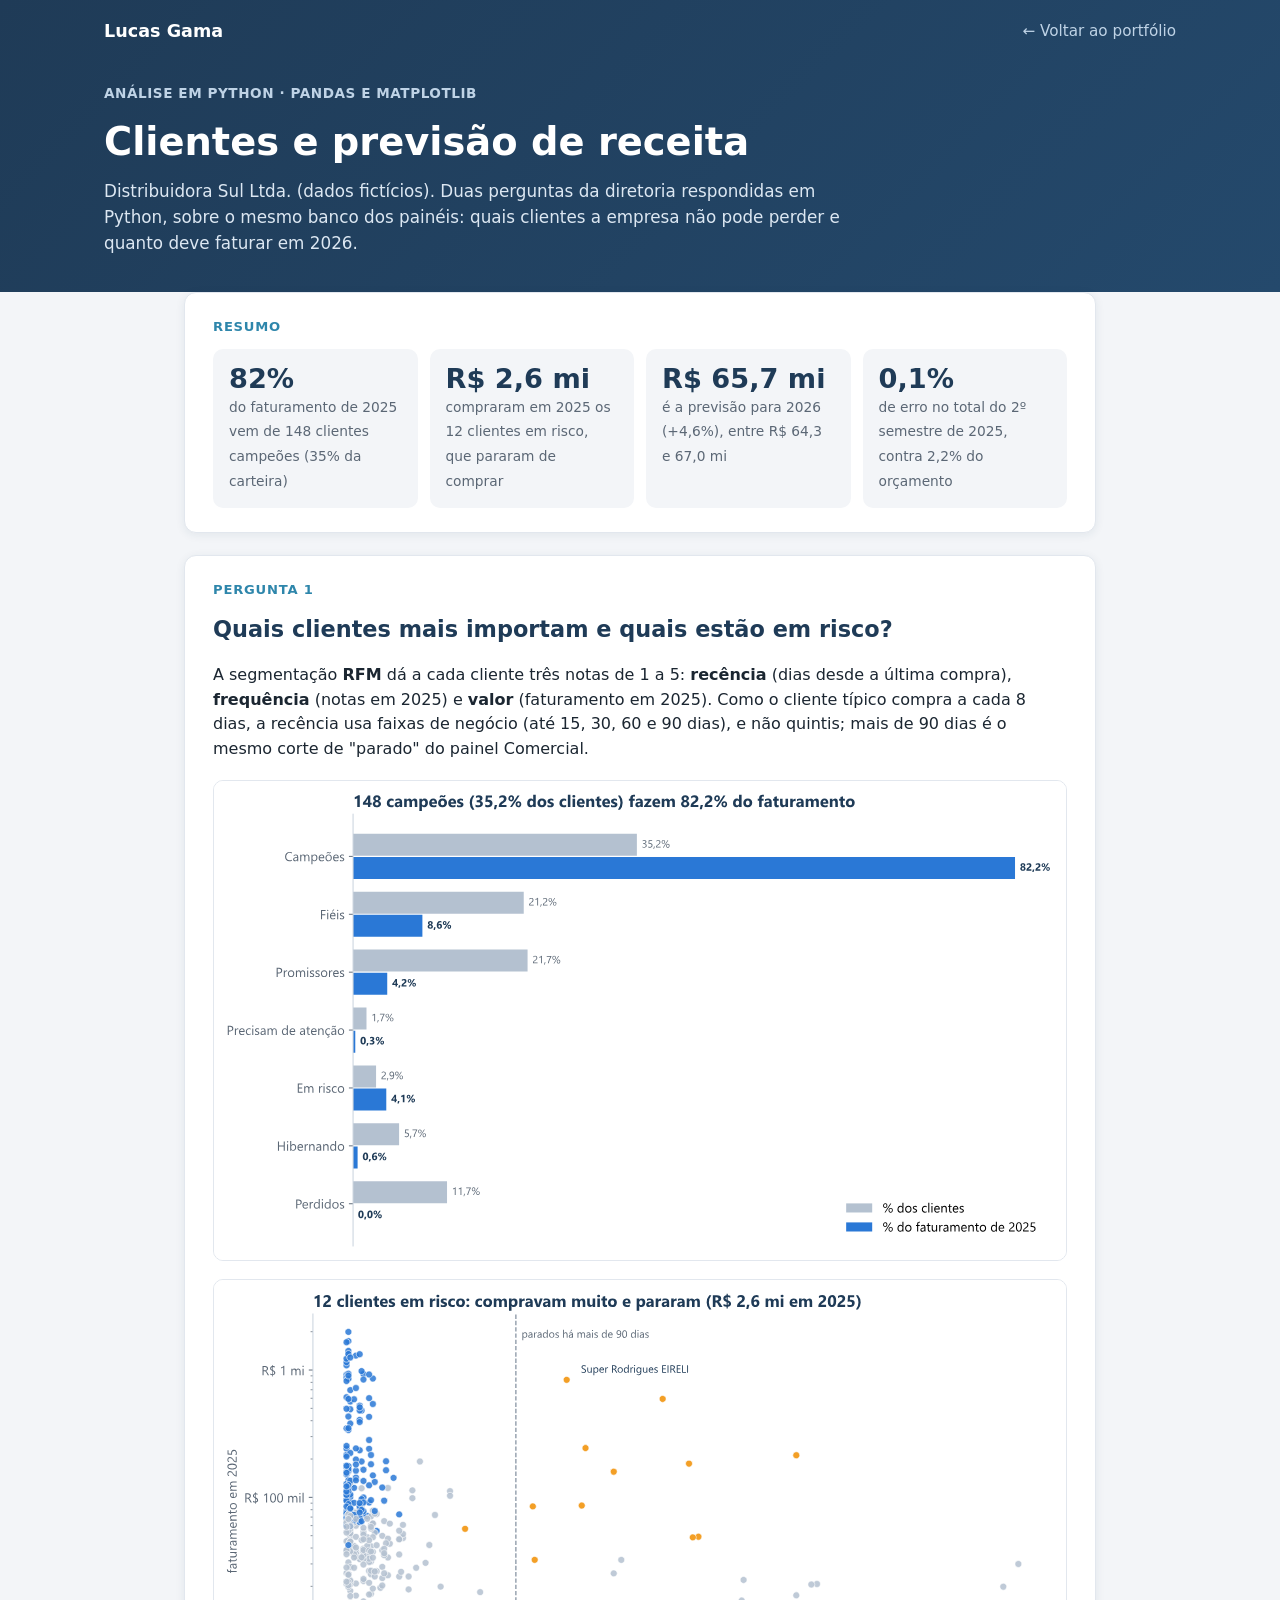
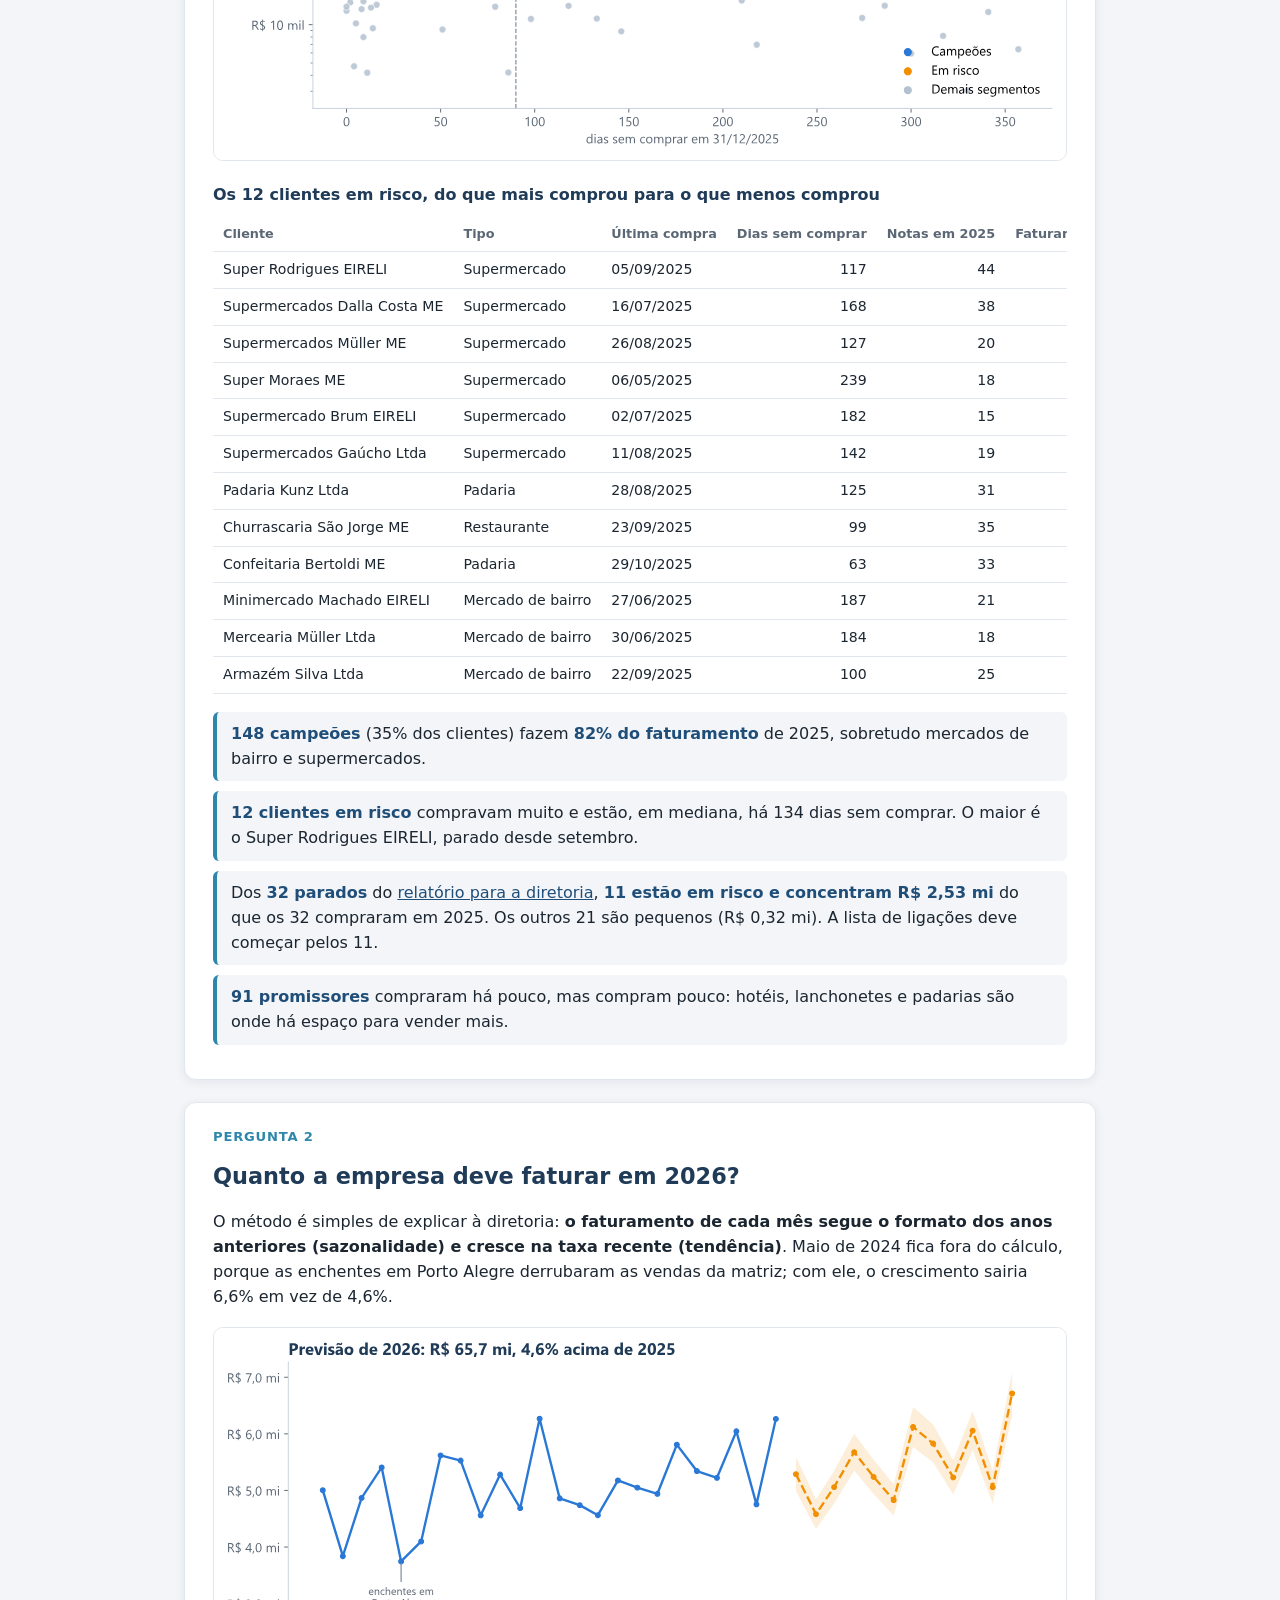
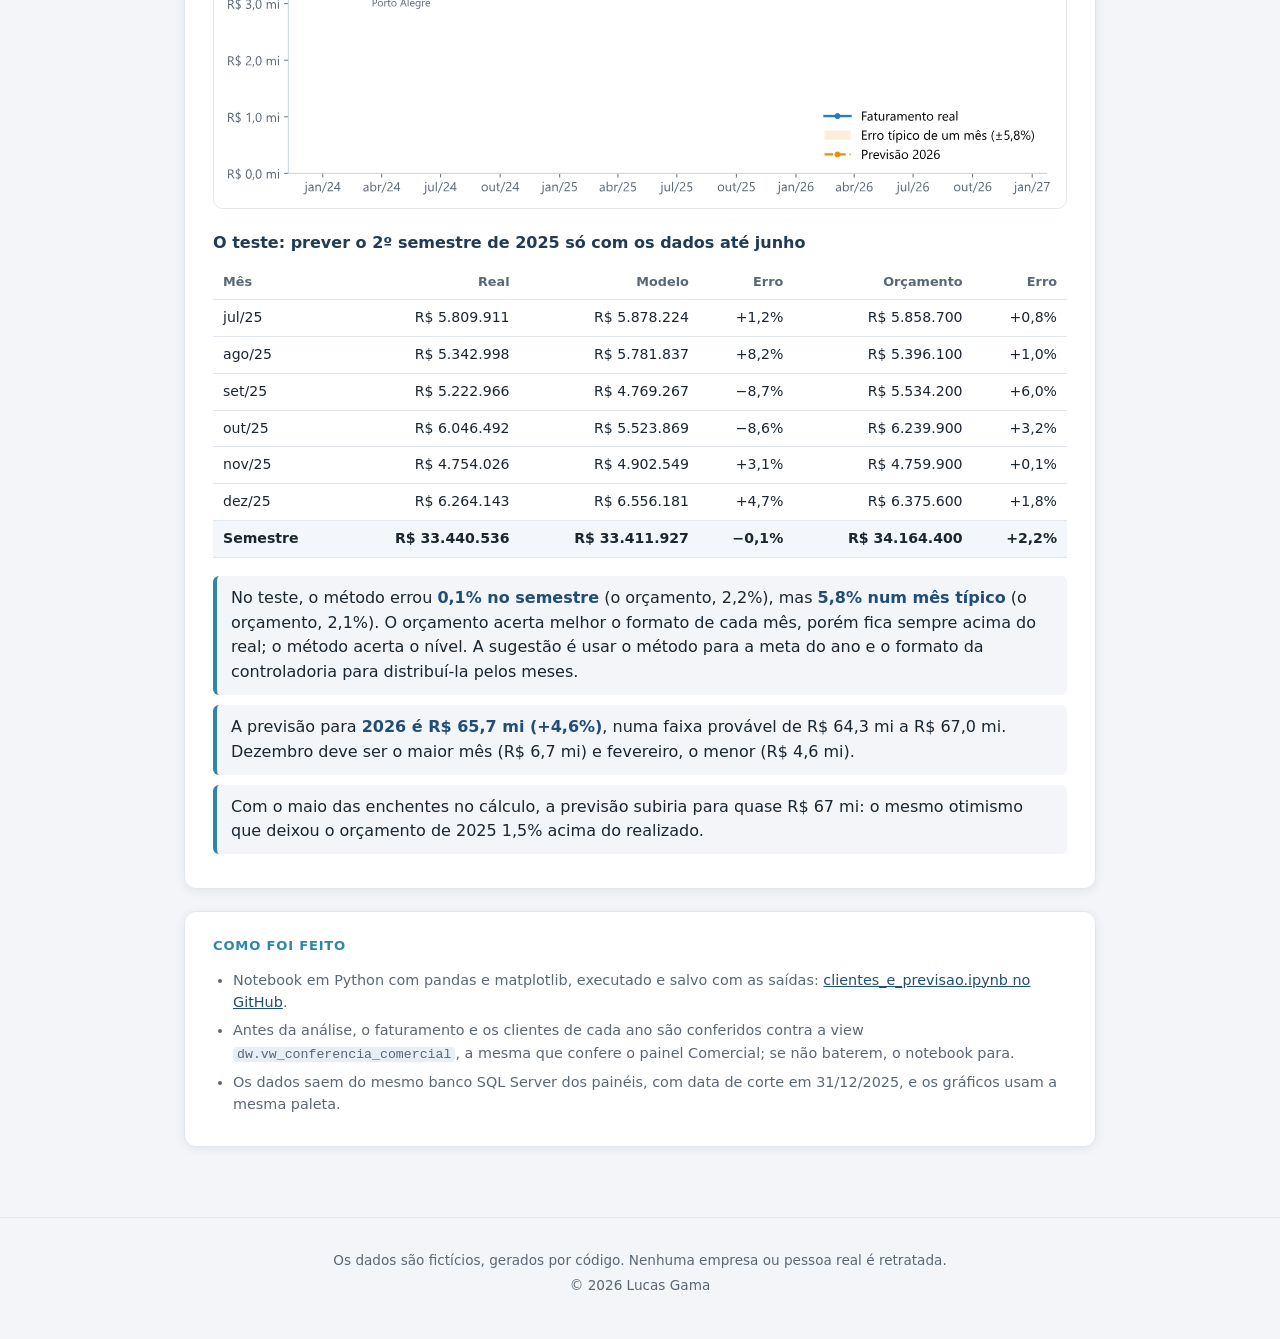
<file: analise.html>
<!doctype html>
<html lang="pt-BR">
<head>
  <meta charset="utf-8">
  <meta name="viewport" content="width=device-width, initial-scale=1">
  <title>Análise em Python · Lucas Gama</title>
  <meta name="description" content="Segmentação RFM dos clientes da Distribuidora Sul e previsão da receita de 2026 em Python (pandas e matplotlib), com o método testado contra o real e contra o orçamento.">
  <meta property="og:title" content="Análise em Python · Lucas Gama">
  <meta property="og:description" content="Segmentação RFM dos clientes e previsão da receita de 2026, em Python.">
  <meta property="og:type" content="website">
  <meta property="og:url" content="https://lucasgama.vercel.app/analise.html">
  <meta property="og:image" content="https://lucasgama.vercel.app/assets/og.jpg">
  <link rel="icon" href="assets/favicon.svg" type="image/svg+xml">
  <link rel="stylesheet" href="assets/style.css">
  <link rel="stylesheet" href="assets/painel.css">
  <link rel="stylesheet" href="assets/relatorio.css">
</head>
<body>

<header class="topo">
  <nav class="nav">
    <a class="marca" href="index.html">Lucas Gama</a>
    <div class="links sempre">
      <a href="index.html#analise">← Voltar ao portfólio</a>
    </div>
  </nav>
  <div class="cabecalho-painel">
    <p class="cargo">Análise em Python · pandas e matplotlib</p>
    <h1>Clientes e previsão de receita</h1>
    <p class="ferramentas">Distribuidora Sul Ltda. (dados fictícios). Duas perguntas da diretoria respondidas em Python, sobre o mesmo banco dos painéis: quais clientes a empresa não pode perder e quanto deve faturar em 2026.</p>
  </div>
</header>

<main class="relatorio">

  <section aria-labelledby="titulo-resumo">
    <h2 id="titulo-resumo" class="rotulo-secao">Resumo</h2>
    <div class="numeros-analise">
      <div><strong>82%</strong><span>do faturamento de 2025 vem de 148 clientes campeões (35% da carteira)</span></div>
      <div><strong>R$ 2,6 mi</strong><span>compraram em 2025 os 12 clientes em risco, que pararam de comprar</span></div>
      <div><strong>R$ 65,7 mi</strong><span>é a previsão para 2026 (+4,6%), entre R$ 64,3 e 67,0 mi</span></div>
      <div><strong>0,1%</strong><span>de erro no total do 2º semestre de 2025, contra 2,2% do orçamento</span></div>
    </div>
  </section>

  <section aria-labelledby="titulo-rfm">
    <p class="rotulo-secao">Pergunta 1</p>
    <h2 id="titulo-rfm" class="titulo-analise">Quais clientes mais importam e quais estão em risco?</h2>
    <p>A segmentação <strong>RFM</strong> dá a cada cliente três notas de 1 a 5: <strong>recência</strong> (dias desde a última compra), <strong>frequência</strong> (notas em 2025) e <strong>valor</strong> (faturamento em 2025). Como o cliente típico compra a cada 8 dias, a recência usa faixas de negócio (até 15, 30, 60 e 90 dias), e não quintis; mais de 90 dias é o mesmo corte de "parado" do painel Comercial.</p>
    <figure class="figura">
      <img src="assets/img/analise_segmentos.svg" alt="Barras com a fatia de clientes e de faturamento de cada segmento: os 148 campeões são 35,2% dos clientes e 82,2% do faturamento" loading="lazy">
    </figure>
    <figure class="figura">
      <img src="assets/img/analise_em_risco.svg" alt="Dispersão do faturamento de 2025 contra os dias sem comprar: os 12 clientes em risco ficam à direita da linha de 90 dias, com faturamento alto" loading="lazy">
    </figure>
    <h3>Os 12 clientes em risco, do que mais comprou para o que menos comprou</h3>
    <div class="tabela-rolagem">
      <table class="tabela-analise">
        <thead><tr><th>Cliente</th><th>Tipo</th><th>Última compra</th><th class="num">Dias sem comprar</th><th class="num">Notas em 2025</th><th class="num">Faturamento 2025</th></tr></thead>
        <tbody>
          <tr><td>Super Rodrigues EIRELI</td><td>Supermercado</td><td>05/09/2025</td><td class="num">117</td><td class="num">44</td><td class="num">R$ 837.545</td></tr>
          <tr><td>Supermercados Dalla Costa ME</td><td>Supermercado</td><td>16/07/2025</td><td class="num">168</td><td class="num">38</td><td class="num">R$ 593.002</td></tr>
          <tr><td>Supermercados Müller ME</td><td>Supermercado</td><td>26/08/2025</td><td class="num">127</td><td class="num">20</td><td class="num">R$ 243.820</td></tr>
          <tr><td>Super Moraes ME</td><td>Supermercado</td><td>06/05/2025</td><td class="num">239</td><td class="num">18</td><td class="num">R$ 214.203</td></tr>
          <tr><td>Supermercado Brum EIRELI</td><td>Supermercado</td><td>02/07/2025</td><td class="num">182</td><td class="num">15</td><td class="num">R$ 183.866</td></tr>
          <tr><td>Supermercados Gaúcho Ltda</td><td>Supermercado</td><td>11/08/2025</td><td class="num">142</td><td class="num">19</td><td class="num">R$ 159.052</td></tr>
          <tr><td>Padaria Kunz Ltda</td><td>Padaria</td><td>28/08/2025</td><td class="num">125</td><td class="num">31</td><td class="num">R$ 86.184</td></tr>
          <tr><td>Churrascaria São Jorge ME</td><td>Restaurante</td><td>23/09/2025</td><td class="num">99</td><td class="num">35</td><td class="num">R$ 84.914</td></tr>
          <tr><td>Confeitaria Bertoldi ME</td><td>Padaria</td><td>29/10/2025</td><td class="num">63</td><td class="num">33</td><td class="num">R$ 56.580</td></tr>
          <tr><td>Minimercado Machado EIRELI</td><td>Mercado de bairro</td><td>27/06/2025</td><td class="num">187</td><td class="num">21</td><td class="num">R$ 49.058</td></tr>
          <tr><td>Mercearia Müller Ltda</td><td>Mercado de bairro</td><td>30/06/2025</td><td class="num">184</td><td class="num">18</td><td class="num">R$ 48.505</td></tr>
          <tr><td>Armazém Silva Ltda</td><td>Mercado de bairro</td><td>22/09/2025</td><td class="num">100</td><td class="num">25</td><td class="num">R$ 32.294</td></tr>
        </tbody>
      </table>
    </div>
    <ul class="destaques">
      <li><strong>148 campeões</strong> (35% dos clientes) fazem <strong>82% do faturamento</strong> de 2025, sobretudo mercados de bairro e supermercados.</li>
      <li><strong>12 clientes em risco</strong> compravam muito e estão, em mediana, há 134 dias sem comprar. O maior é o Super Rodrigues EIRELI, parado desde setembro.</li>
      <li>Dos <strong>32 parados</strong> do <a href="relatorio.html">relatório para a diretoria</a>, <strong>11 estão em risco e concentram R$ 2,53 mi</strong> do que os 32 compraram em 2025. Os outros 21 são pequenos (R$ 0,32 mi). A lista de ligações deve começar pelos 11.</li>
      <li><strong>91 promissores</strong> compraram há pouco, mas compram pouco: hotéis, lanchonetes e padarias são onde há espaço para vender mais.</li>
    </ul>
  </section>

  <section aria-labelledby="titulo-previsao">
    <p class="rotulo-secao">Pergunta 2</p>
    <h2 id="titulo-previsao" class="titulo-analise">Quanto a empresa deve faturar em 2026?</h2>
    <p>O método é simples de explicar à diretoria: <strong>o faturamento de cada mês segue o formato dos anos anteriores (sazonalidade) e cresce na taxa recente (tendência)</strong>. Maio de 2024 fica fora do cálculo, porque as enchentes em Porto Alegre derrubaram as vendas da matriz; com ele, o crescimento sairia 6,6% em vez de 4,6%.</p>
    <figure class="figura">
      <img src="assets/img/analise_previsao.svg" alt="Linha do faturamento mensal de 2024 e 2025 e previsão mensal de 2026, com a faixa de erro típico de um mês" loading="lazy">
    </figure>
    <h3>O teste: prever o 2º semestre de 2025 só com os dados até junho</h3>
    <div class="tabela-rolagem">
      <table class="tabela-analise">
        <thead><tr><th>Mês</th><th class="num">Real</th><th class="num">Modelo</th><th class="num">Erro</th><th class="num">Orçamento</th><th class="num">Erro</th></tr></thead>
        <tbody>
          <tr><td>jul/25</td><td class="num">R$ 5.809.911</td><td class="num">R$ 5.878.224</td><td class="num">+1,2%</td><td class="num">R$ 5.858.700</td><td class="num">+0,8%</td></tr>
          <tr><td>ago/25</td><td class="num">R$ 5.342.998</td><td class="num">R$ 5.781.837</td><td class="num">+8,2%</td><td class="num">R$ 5.396.100</td><td class="num">+1,0%</td></tr>
          <tr><td>set/25</td><td class="num">R$ 5.222.966</td><td class="num">R$ 4.769.267</td><td class="num">−8,7%</td><td class="num">R$ 5.534.200</td><td class="num">+6,0%</td></tr>
          <tr><td>out/25</td><td class="num">R$ 6.046.492</td><td class="num">R$ 5.523.869</td><td class="num">−8,6%</td><td class="num">R$ 6.239.900</td><td class="num">+3,2%</td></tr>
          <tr><td>nov/25</td><td class="num">R$ 4.754.026</td><td class="num">R$ 4.902.549</td><td class="num">+3,1%</td><td class="num">R$ 4.759.900</td><td class="num">+0,1%</td></tr>
          <tr><td>dez/25</td><td class="num">R$ 6.264.143</td><td class="num">R$ 6.556.181</td><td class="num">+4,7%</td><td class="num">R$ 6.375.600</td><td class="num">+1,8%</td></tr>
          <tr class="total"><td>Semestre</td><td class="num">R$ 33.440.536</td><td class="num">R$ 33.411.927</td><td class="num">−0,1%</td><td class="num">R$ 34.164.400</td><td class="num">+2,2%</td></tr>
        </tbody>
      </table>
    </div>
    <ul class="destaques">
      <li>No teste, o método errou <strong>0,1% no semestre</strong> (o orçamento, 2,2%), mas <strong>5,8% num mês típico</strong> (o orçamento, 2,1%). O orçamento acerta melhor o formato de cada mês, porém fica sempre acima do real; o método acerta o nível. A sugestão é usar o método para a meta do ano e o formato da controladoria para distribuí-la pelos meses.</li>
      <li>A previsão para <strong>2026 é R$ 65,7 mi (+4,6%)</strong>, numa faixa provável de R$ 64,3 mi a R$ 67,0 mi. Dezembro deve ser o maior mês (R$ 6,7 mi) e fevereiro, o menor (R$ 4,6 mi).</li>
      <li>Com o maio das enchentes no cálculo, a previsão subiria para quase R$ 67 mi: o mesmo otimismo que deixou o orçamento de 2025 1,5% acima do realizado.</li>
    </ul>
  </section>

  <section class="metodo" aria-labelledby="titulo-metodo">
    <h2 id="titulo-metodo" class="rotulo-secao">Como foi feito</h2>
    <ul>
      <li>Notebook em Python com pandas e matplotlib, executado e salvo com as saídas: <a href="https://github.com/Lvgama94/distribuidora-sul/blob/main/analises/clientes_e_previsao.ipynb" target="_blank" rel="noopener">clientes_e_previsao.ipynb no GitHub</a>.</li>
      <li>Antes da análise, o faturamento e os clientes de cada ano são conferidos contra a view <code>dw.vw_conferencia_comercial</code>, a mesma que confere o painel Comercial; se não baterem, o notebook para.</li>
      <li>Os dados saem do mesmo banco SQL Server dos painéis, com data de corte em 31/12/2025, e os gráficos usam a mesma paleta.</li>
    </ul>
  </section>

</main>

<footer class="rodape">
  <p>Os dados são fictícios, gerados por código. Nenhuma empresa ou pessoa real é retratada.</p>
  <p>© 2026 Lucas Gama</p>
</footer>
<script src="assets/visitas.js" defer></script>
</body>
</html>
</file>
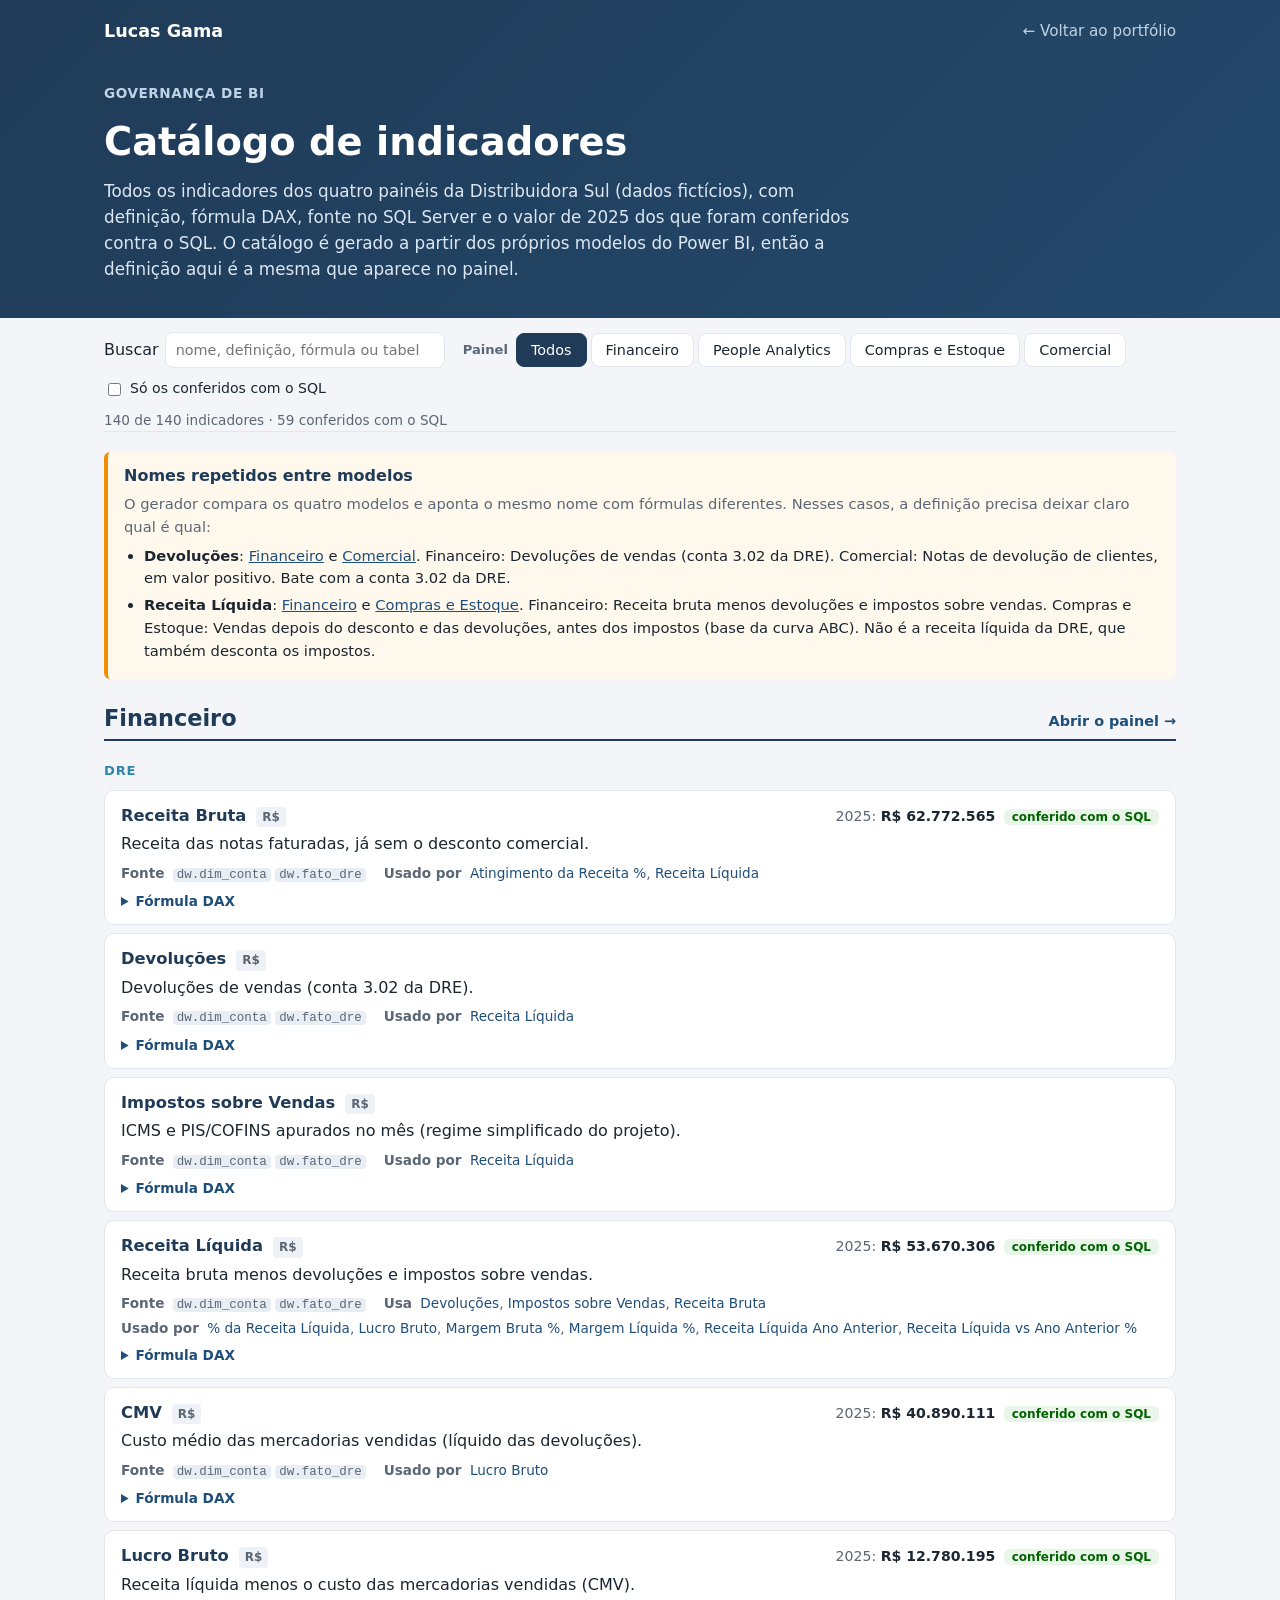
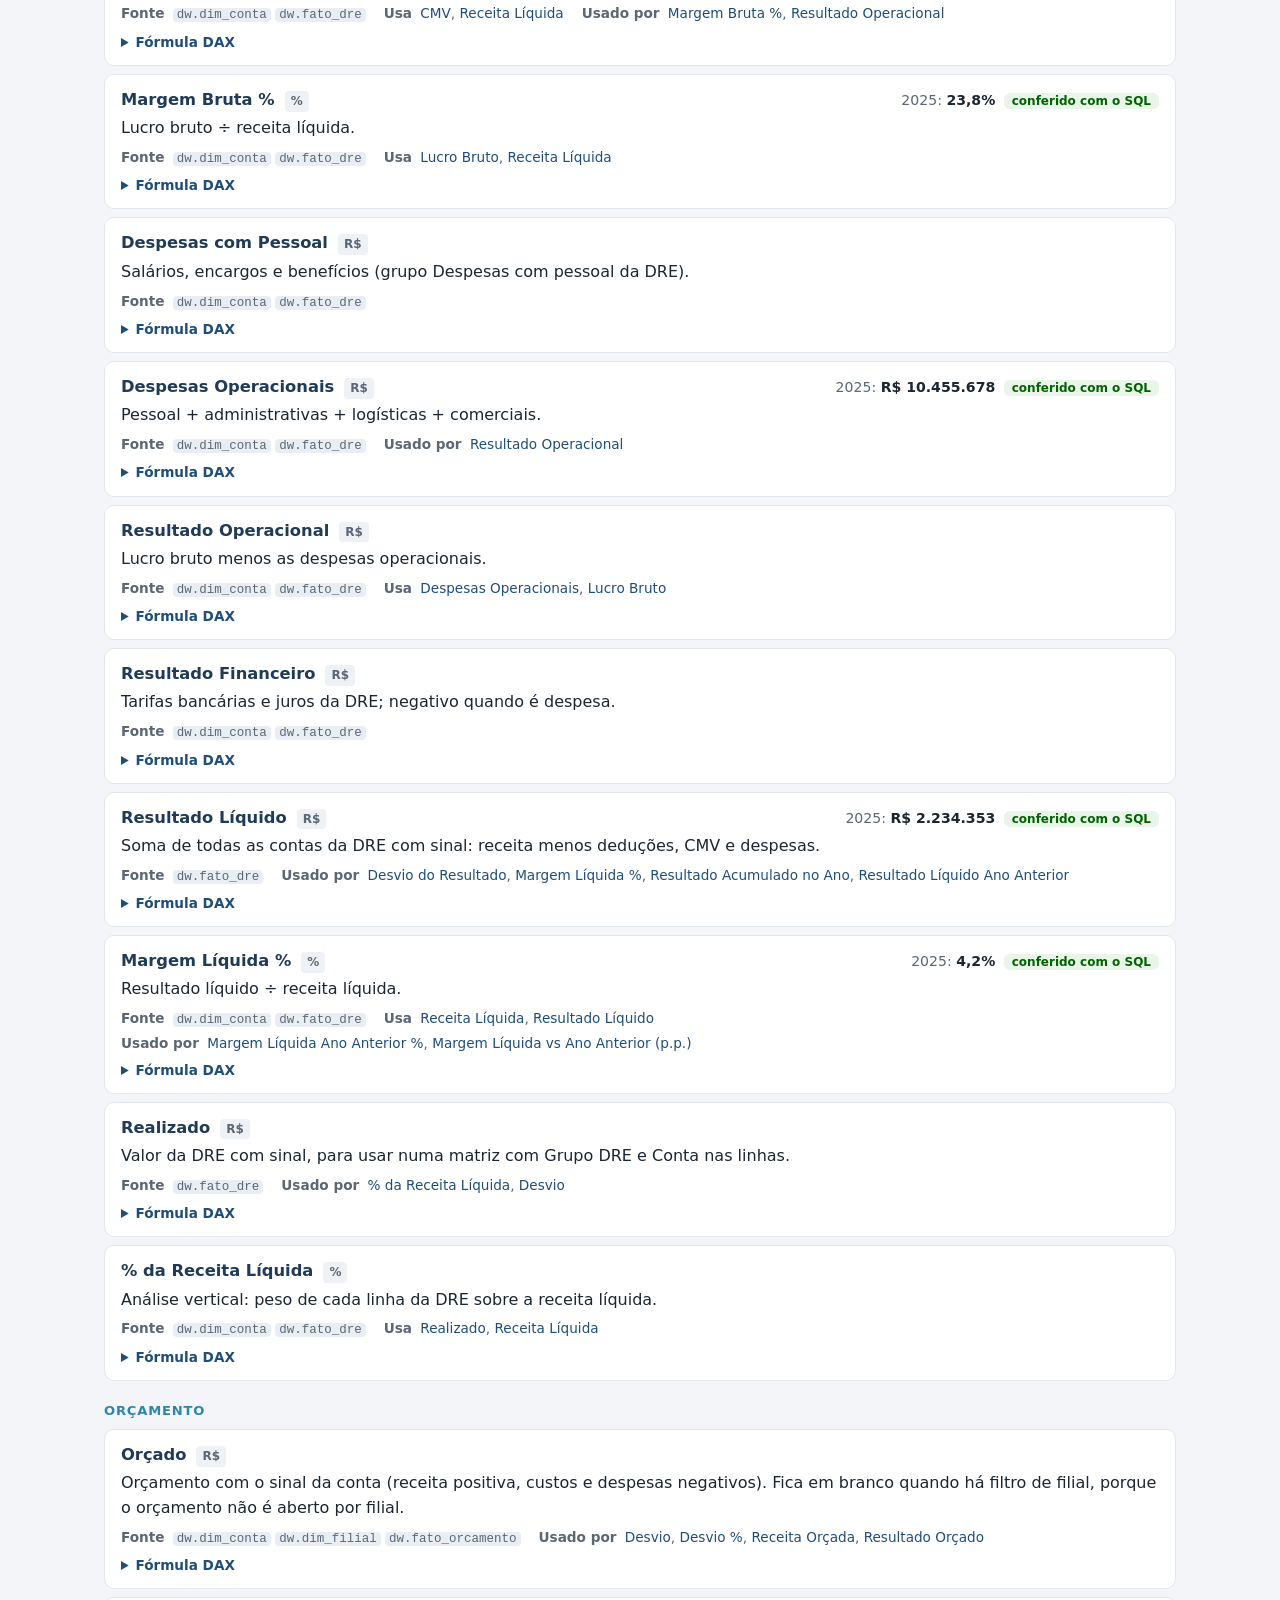
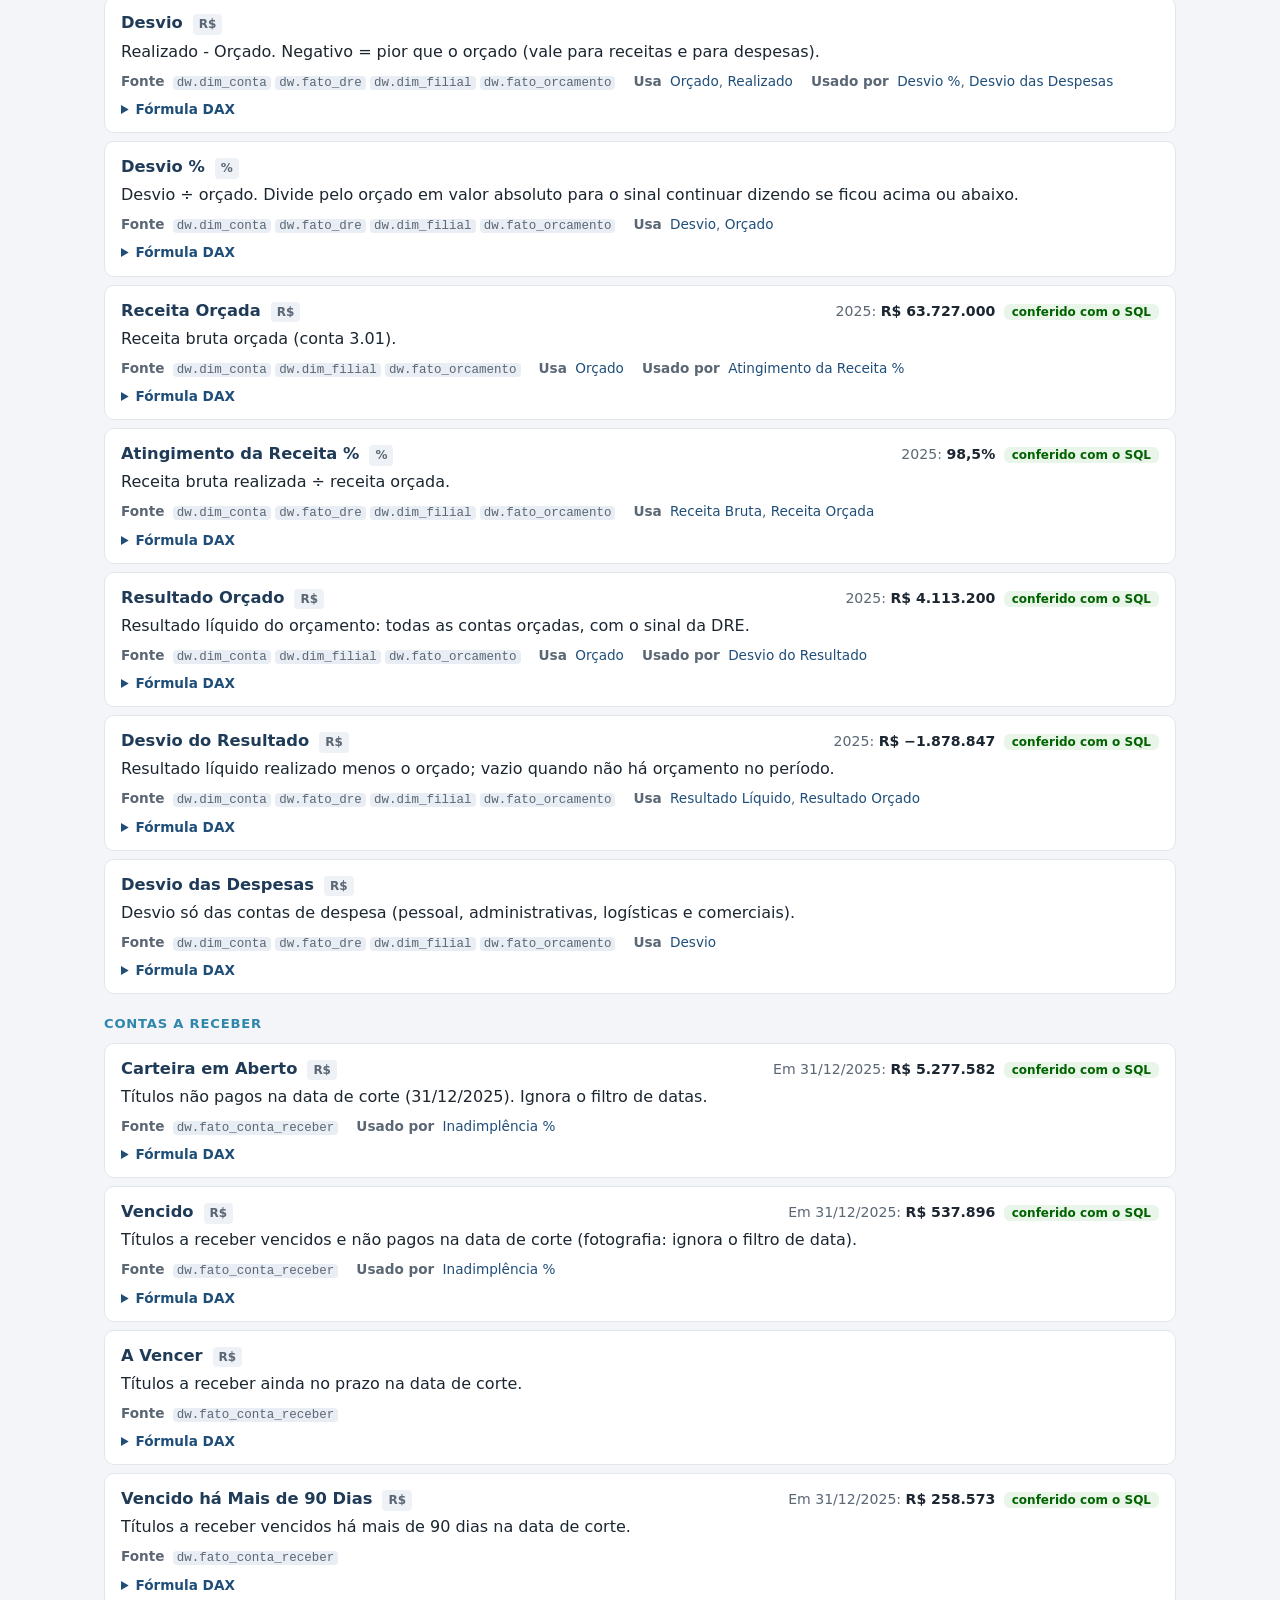
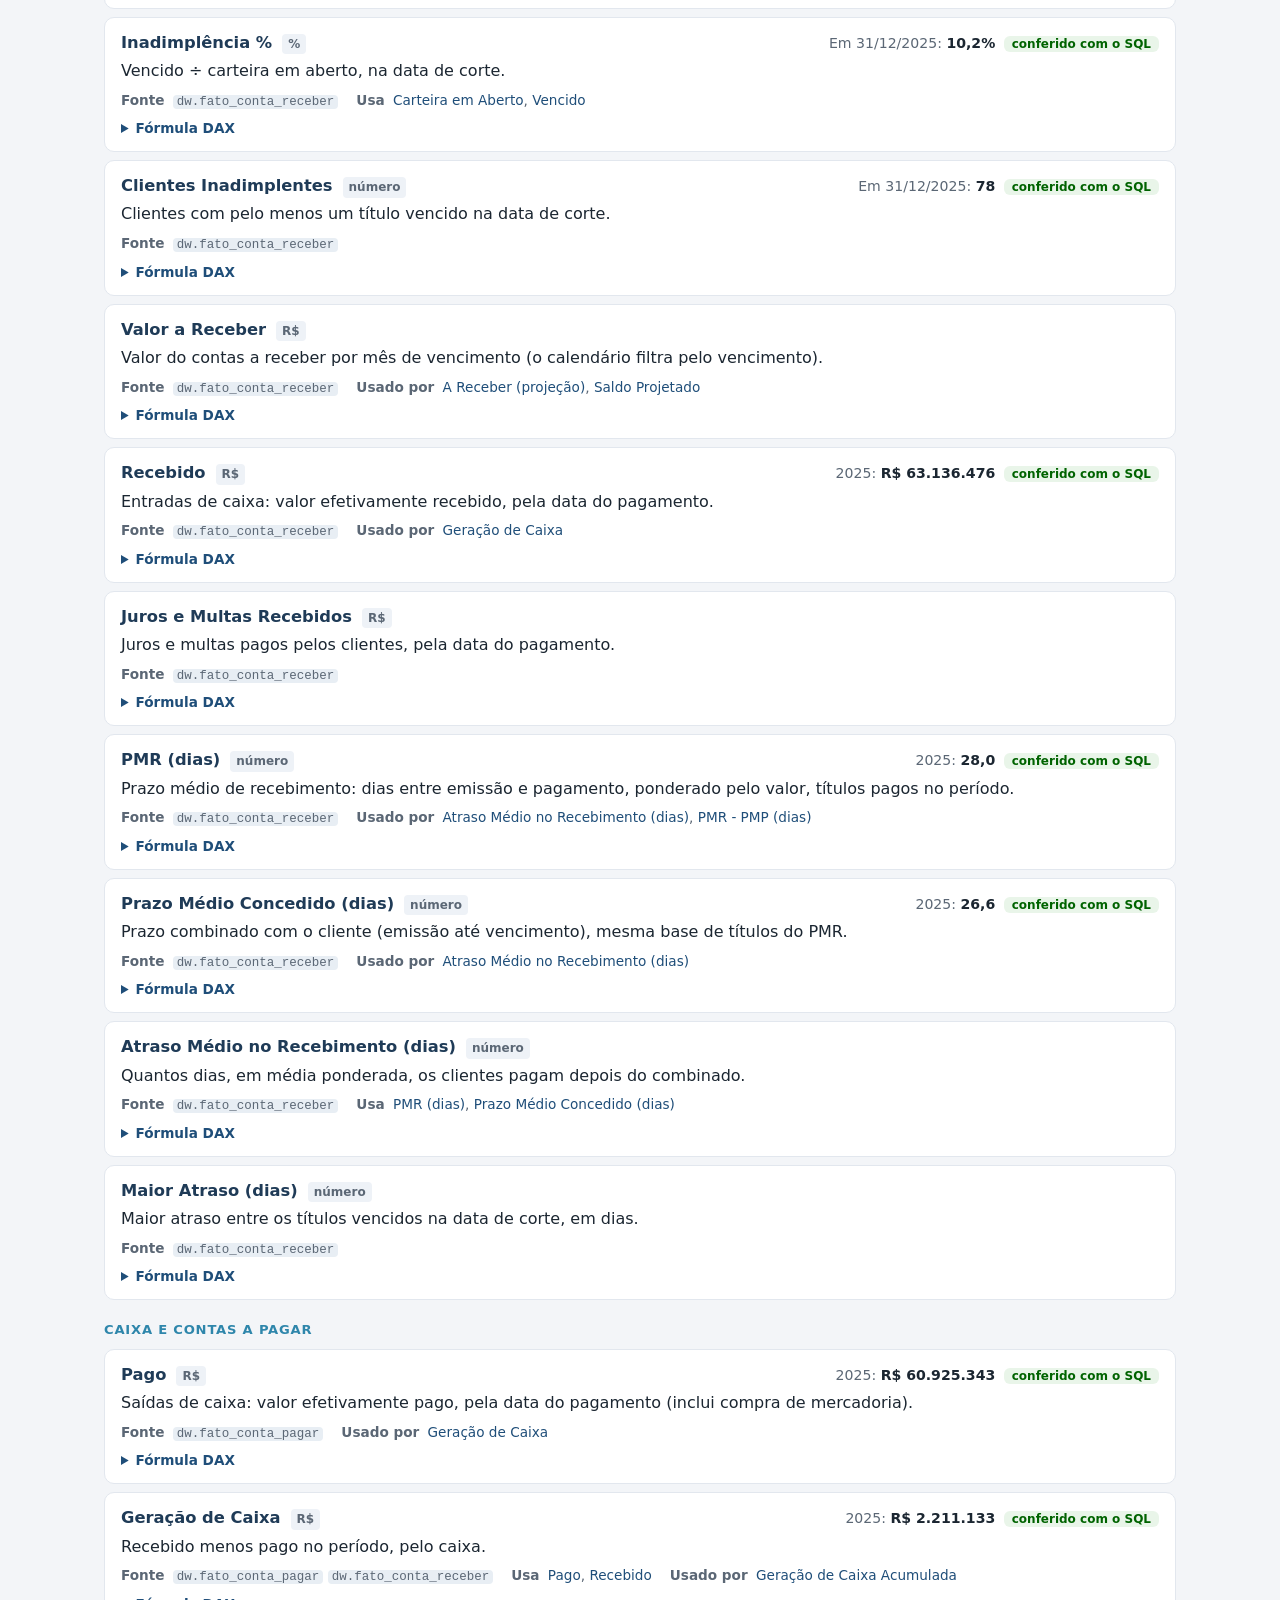
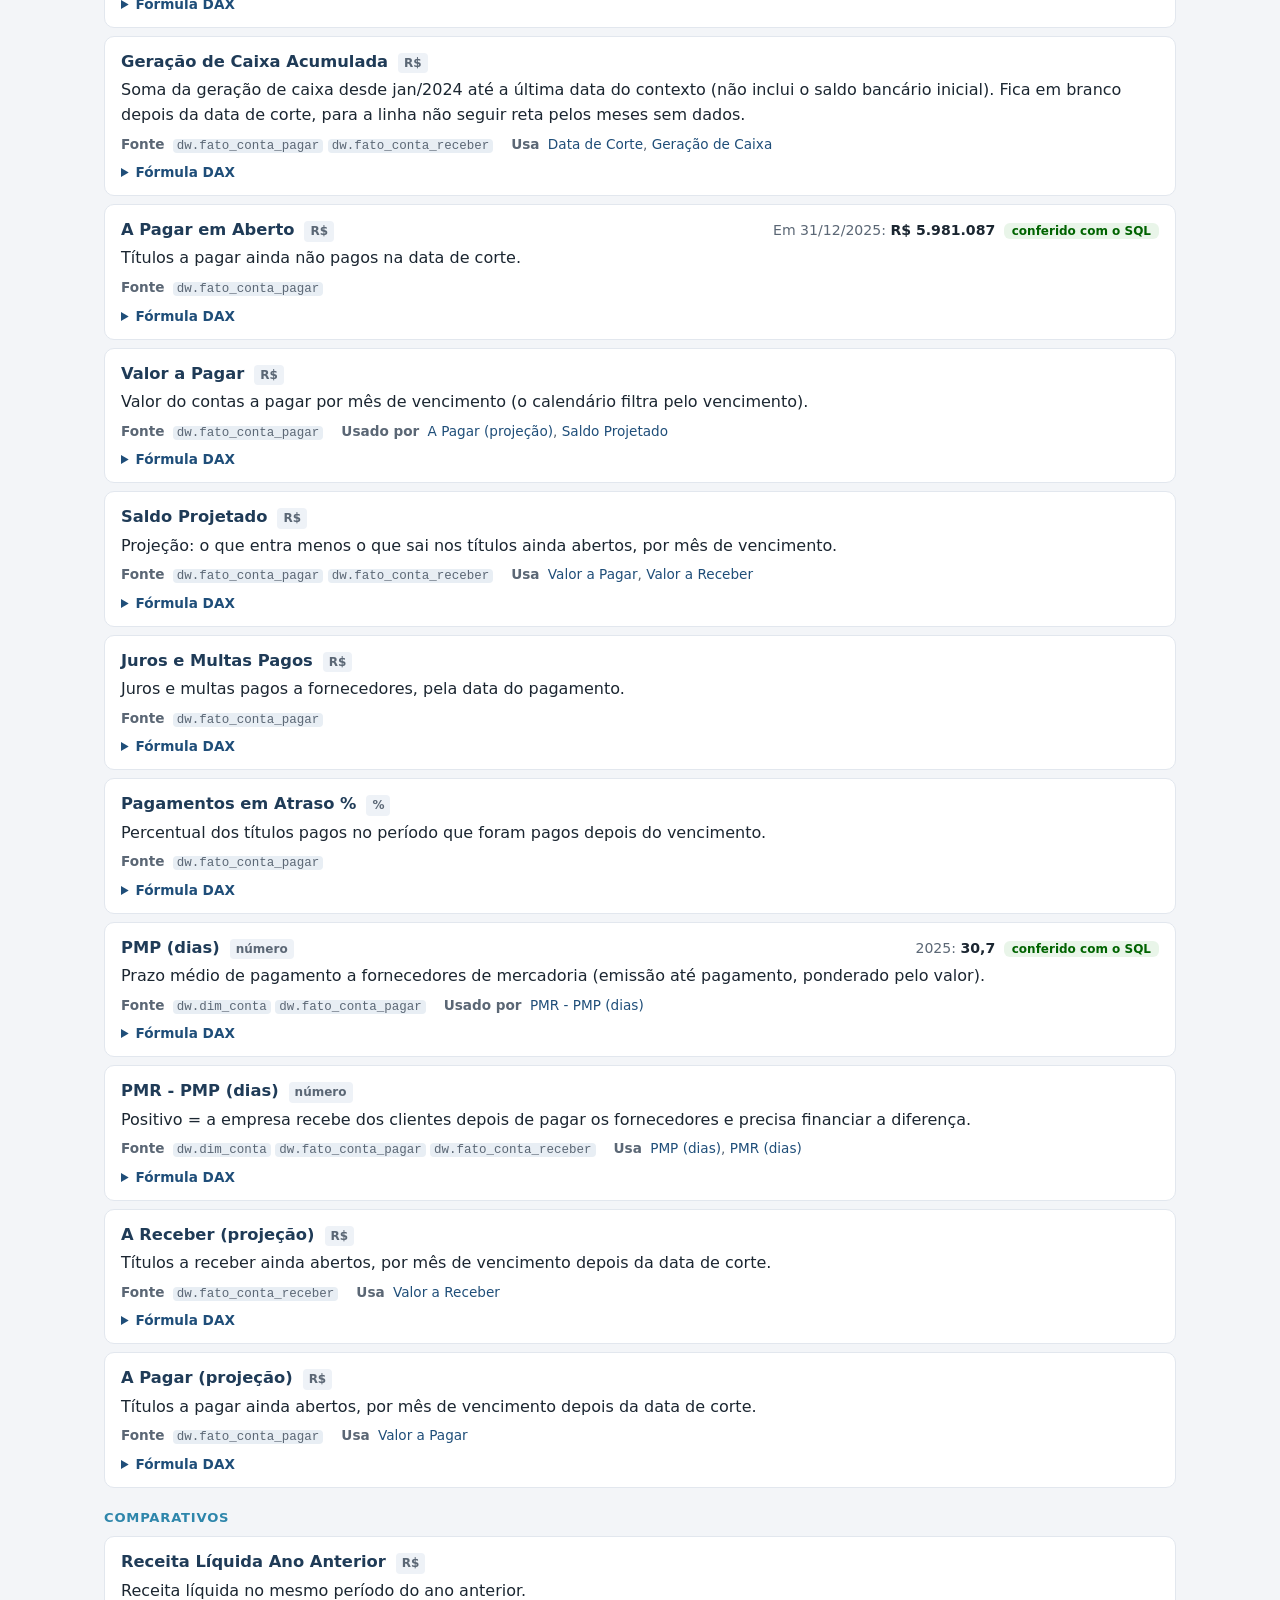
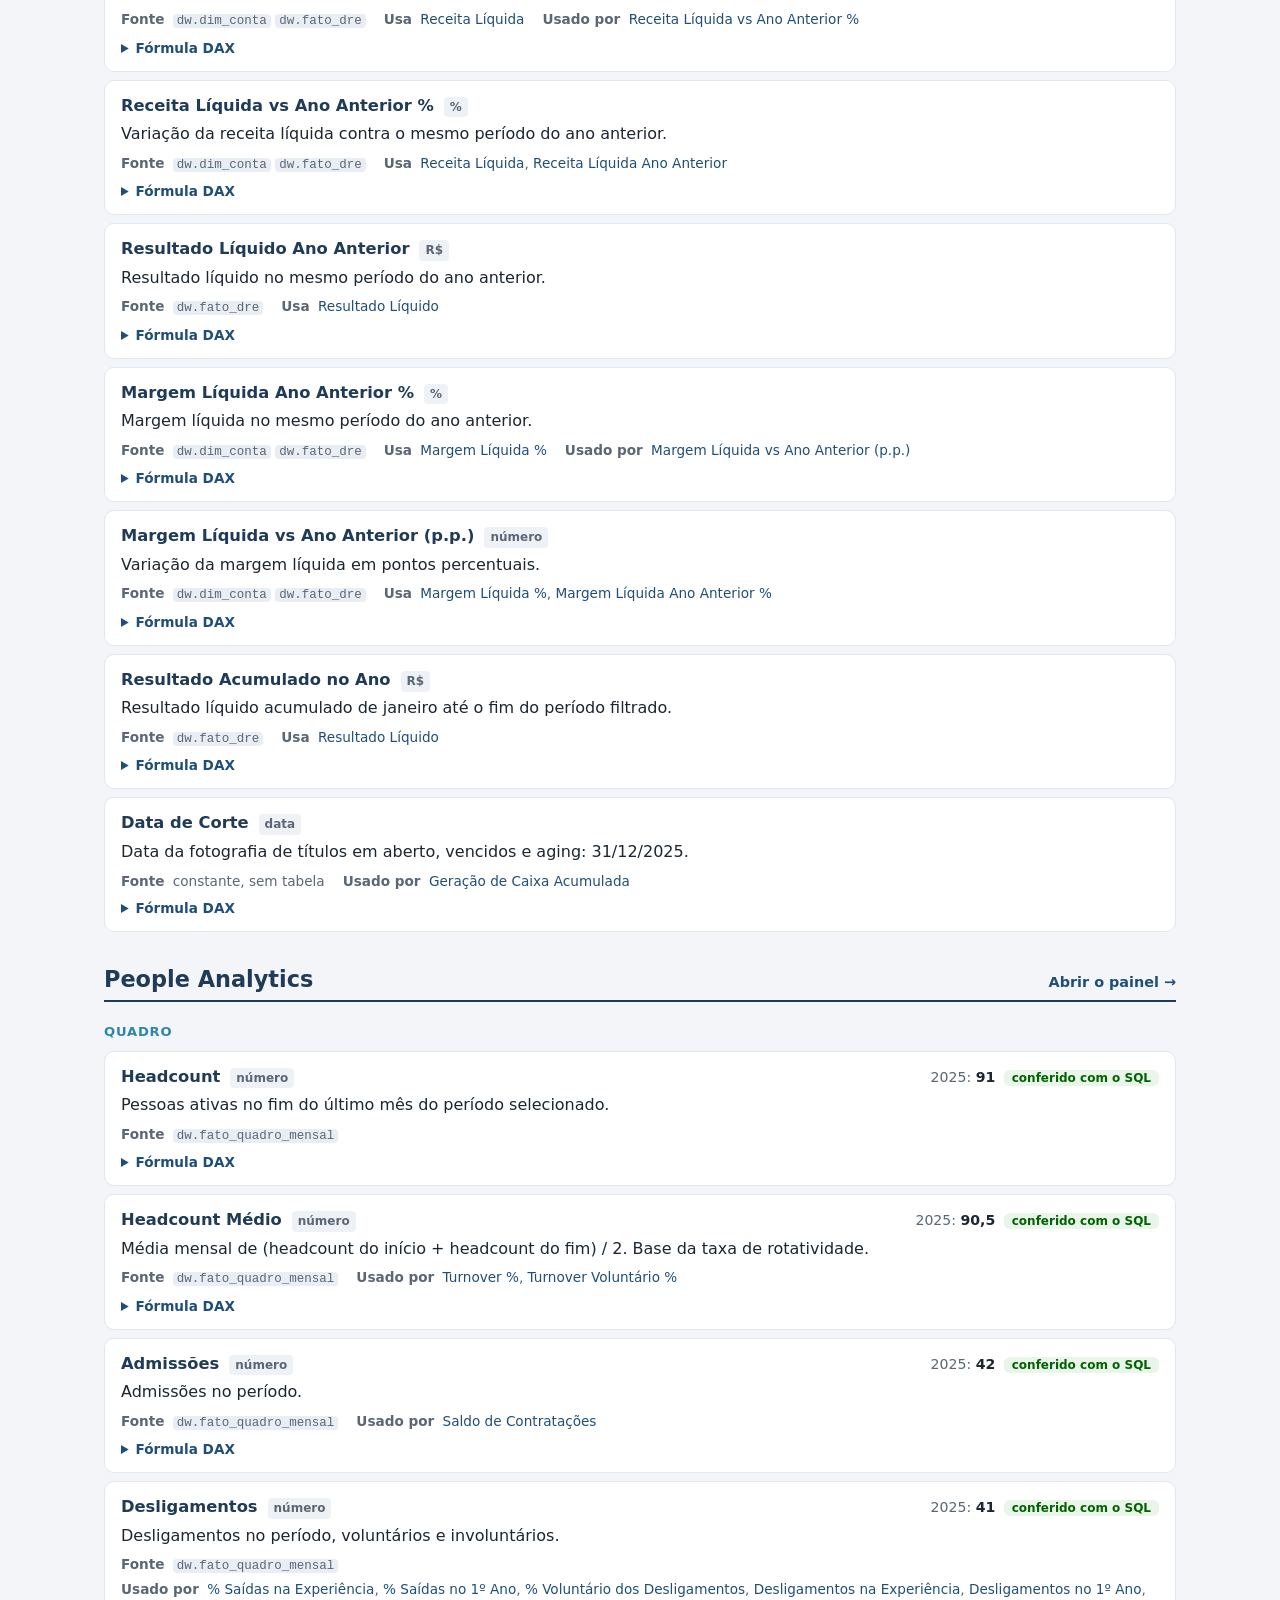
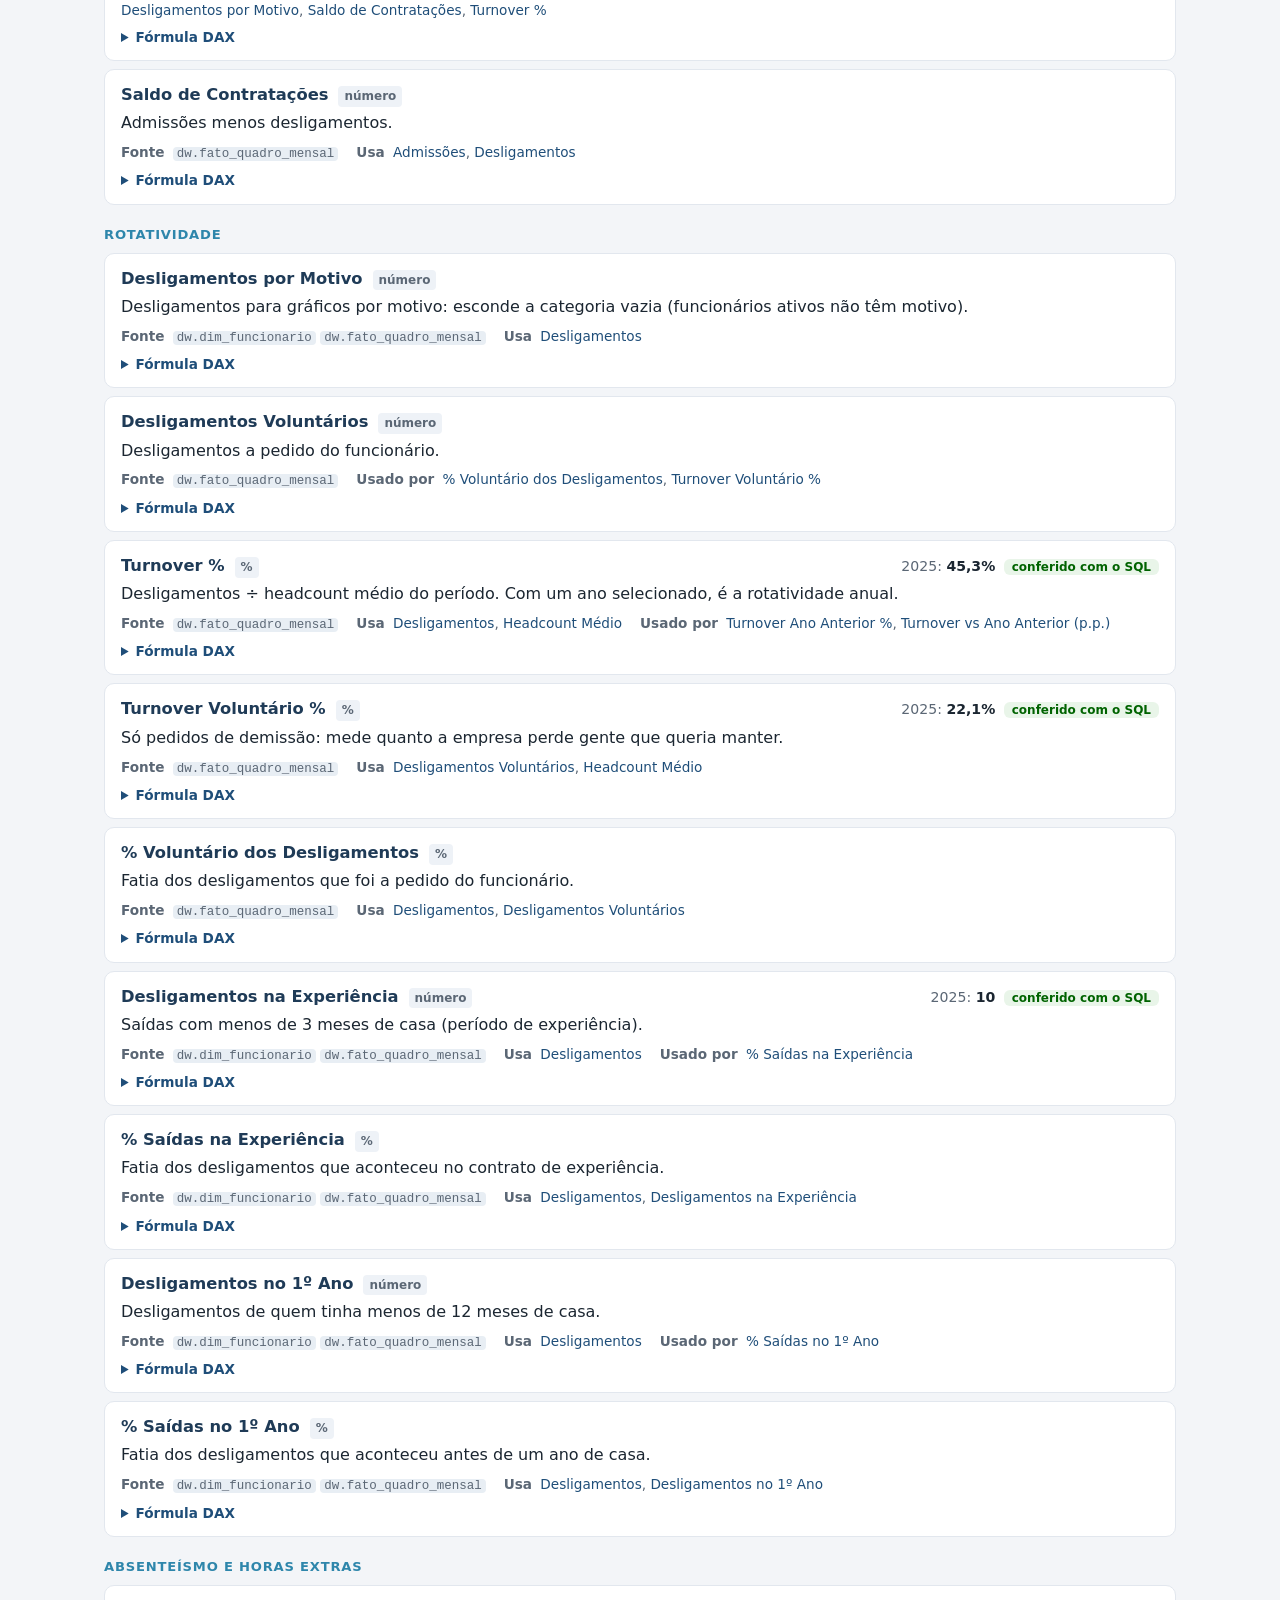
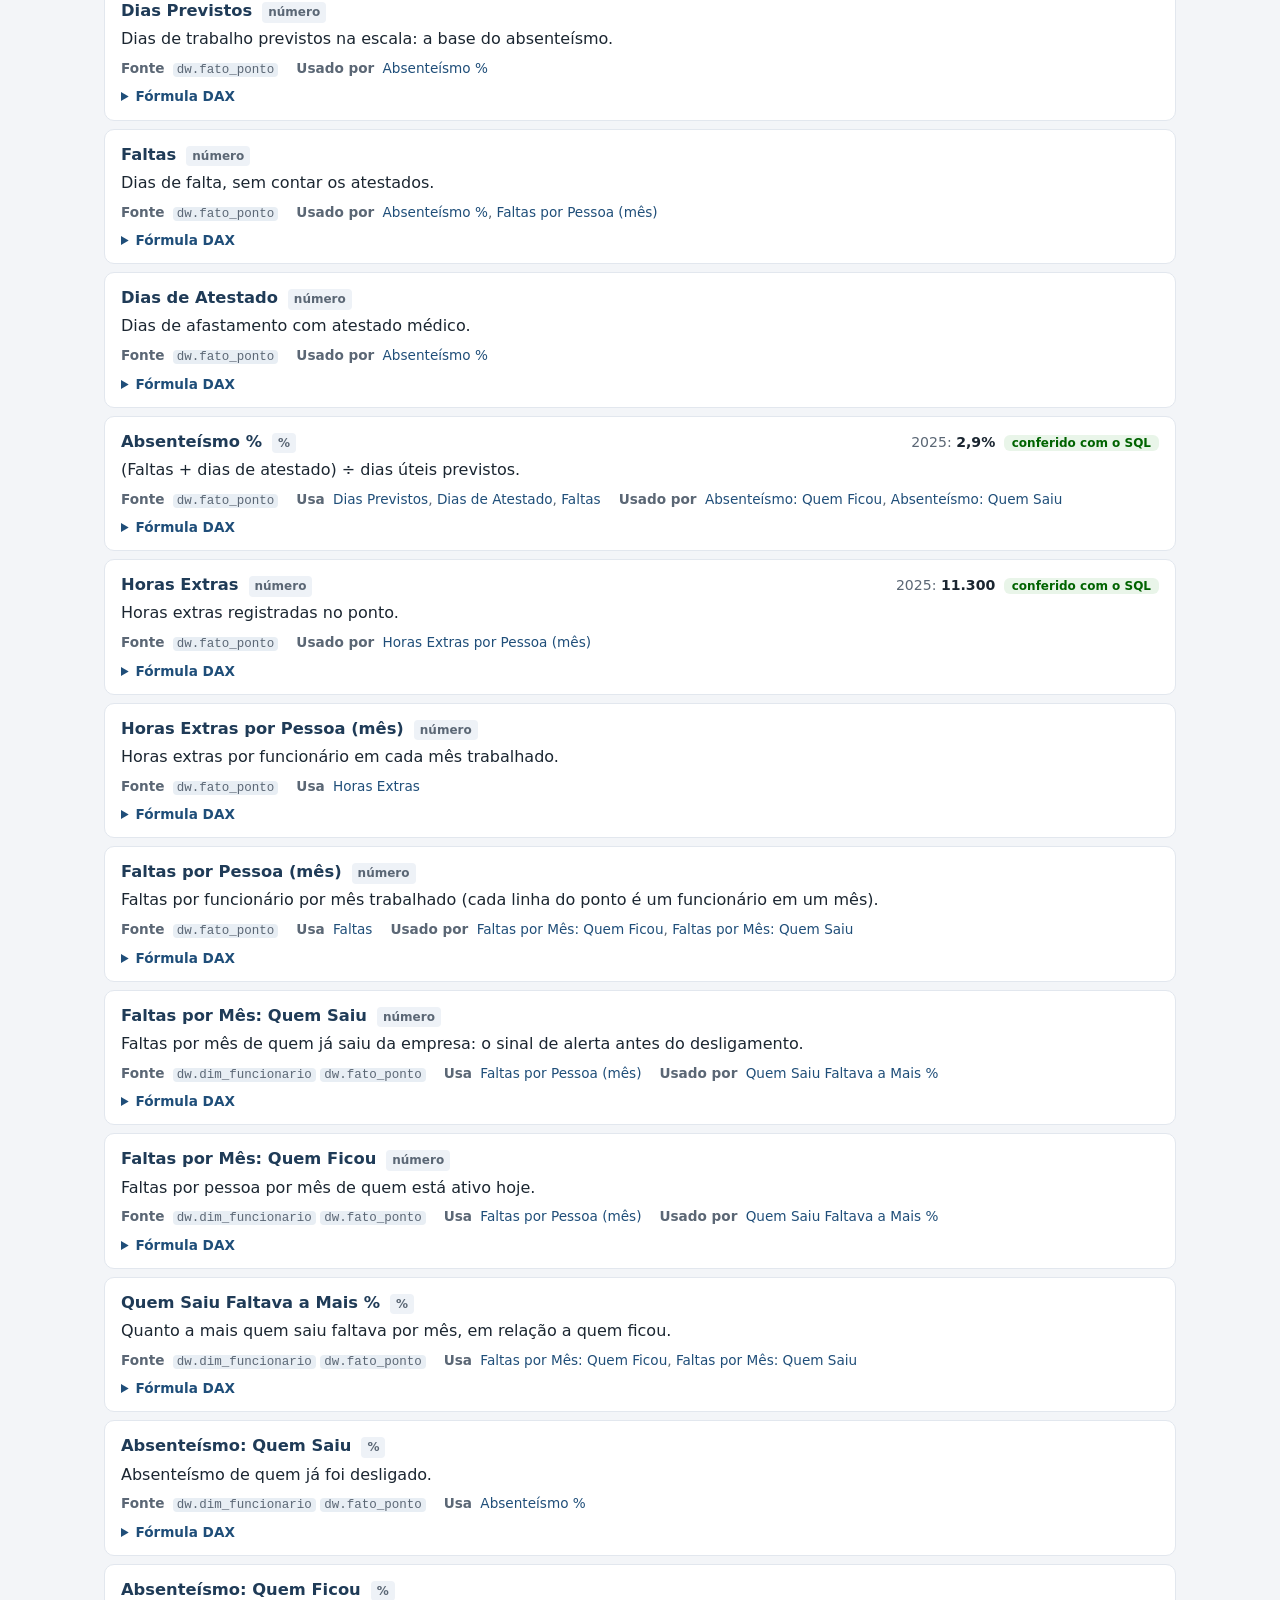
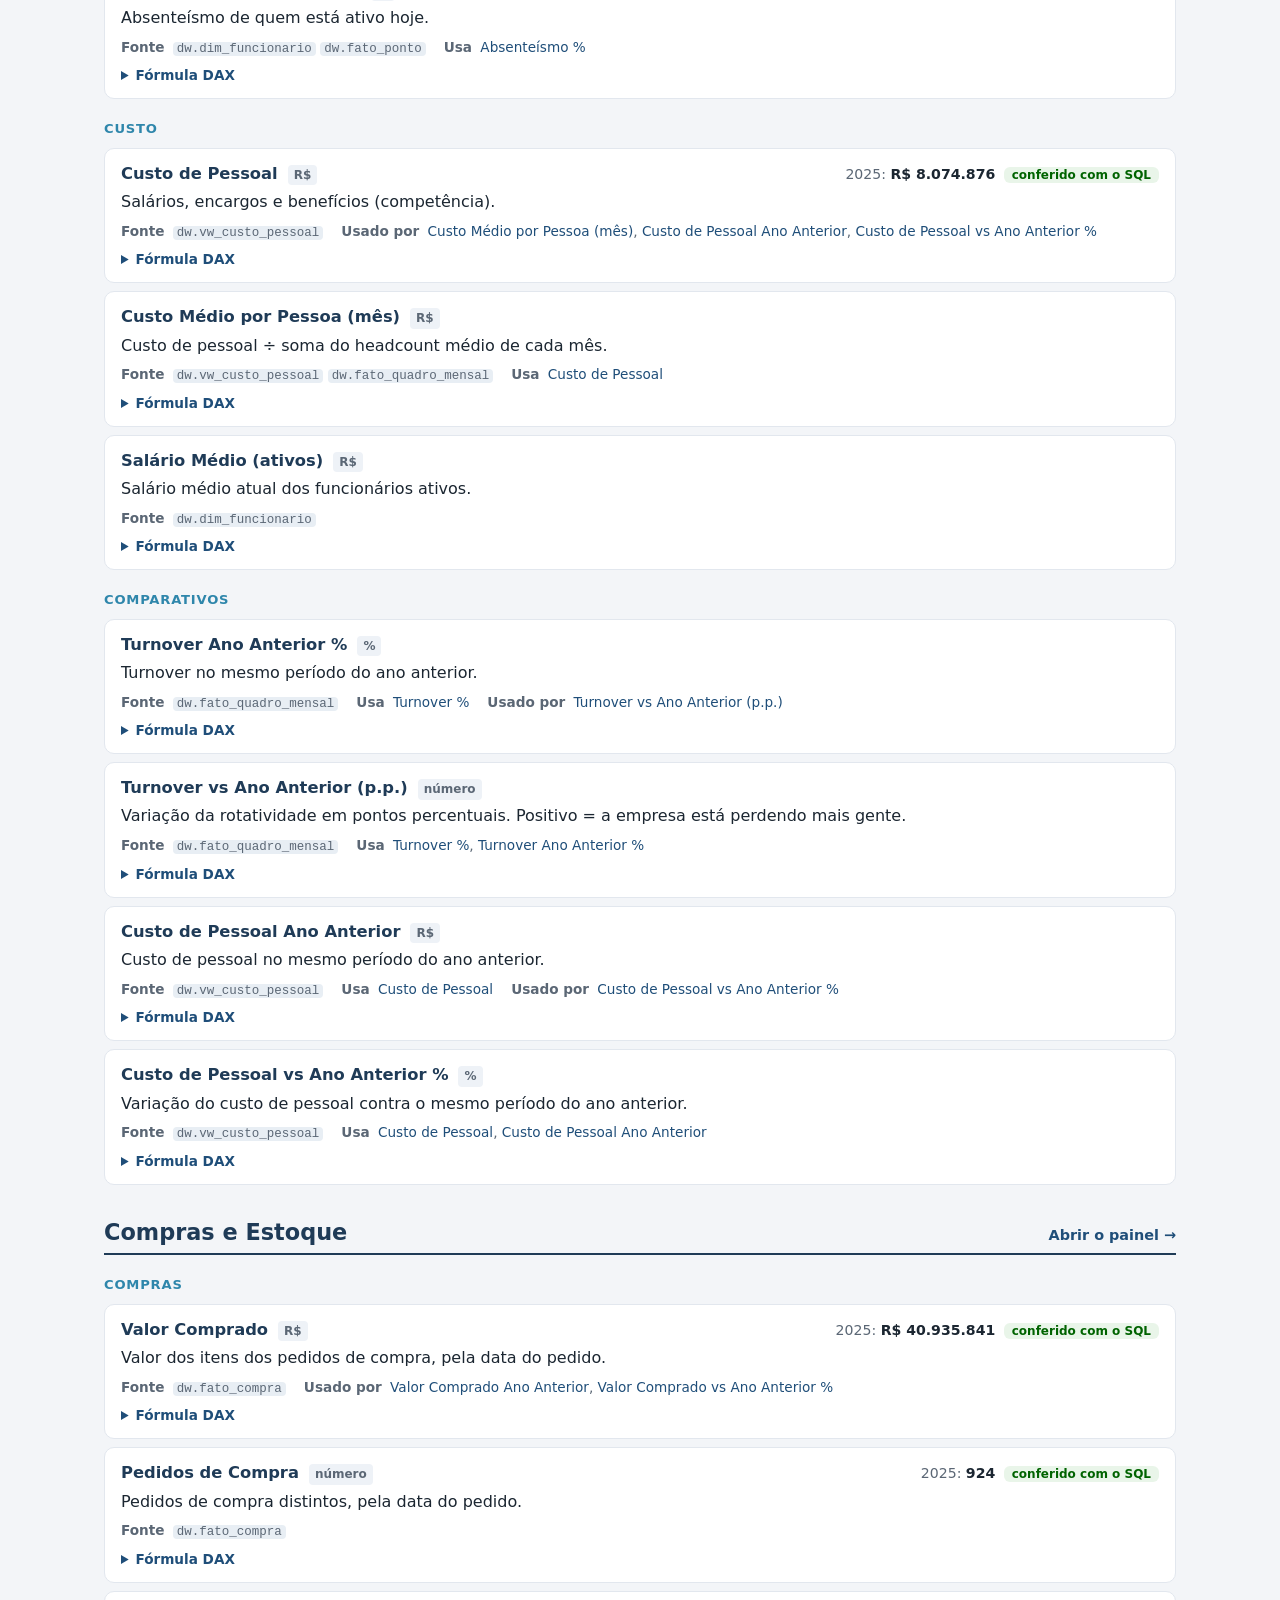
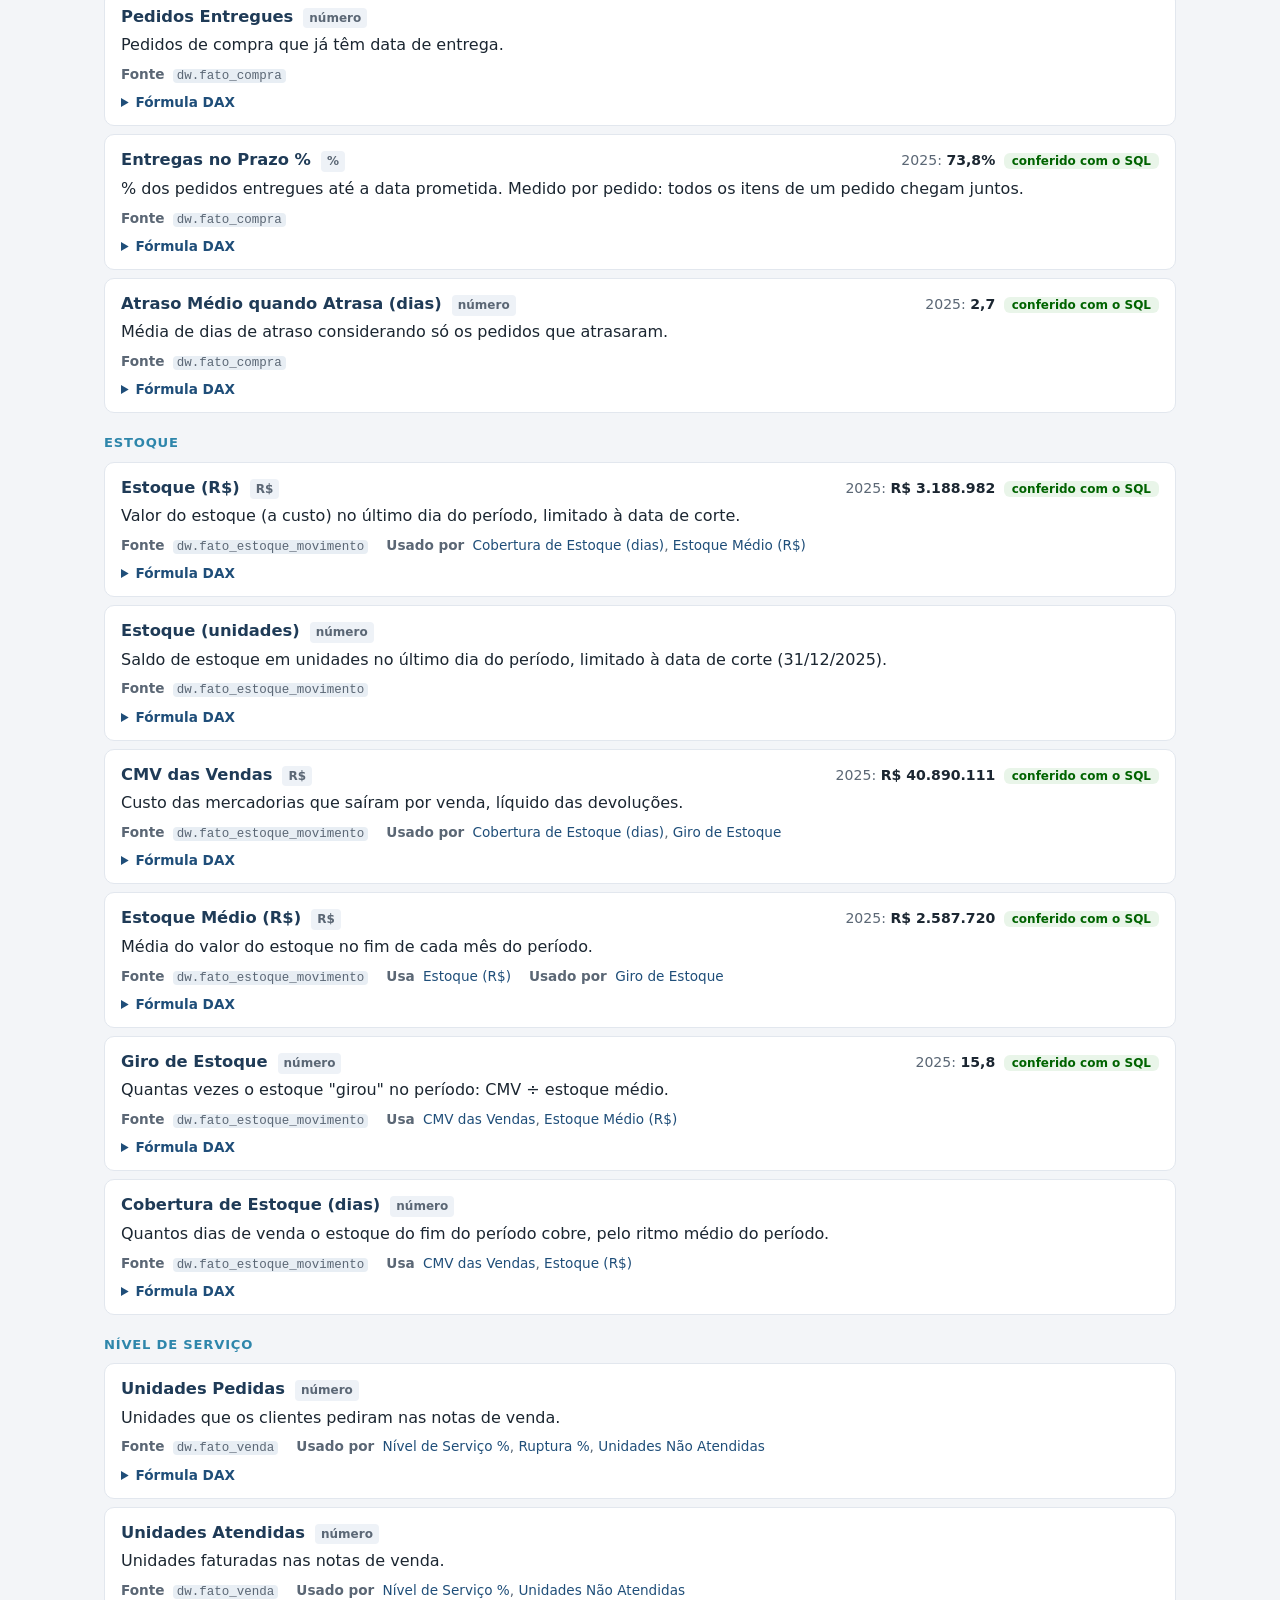
<file: indicadores.html>
<!doctype html>
<html lang="pt-BR">
<head>
  <meta charset="utf-8">
  <meta name="viewport" content="width=device-width, initial-scale=1">
  <title>Catálogo de indicadores · Lucas Gama</title>
  <meta name="description" content="Os 140 indicadores dos quatro painéis da Distribuidora Sul, com definição, fórmula DAX, fonte no SQL Server e valor de 2025 conferido contra o SQL.">
  <meta property="og:title" content="Catálogo de indicadores · Lucas Gama">
  <meta property="og:description" content="140 indicadores com definição, fórmula DAX, fonte e valor conferido contra o SQL.">
  <meta property="og:type" content="website">
  <meta property="og:url" content="https://lucasgama.vercel.app/indicadores.html">
  <meta property="og:image" content="https://lucasgama.vercel.app/assets/og.jpg">
  <link rel="icon" href="assets/favicon.svg" type="image/svg+xml">
  <link rel="stylesheet" href="assets/style.css">
  <link rel="stylesheet" href="assets/painel.css">
  <link rel="stylesheet" href="assets/indicadores.css">
</head>
<body>

<header class="topo">
  <nav class="nav">
    <a class="marca" href="index.html">Lucas Gama</a>
    <div class="links sempre">
      <a href="index.html#catalogo">← Voltar ao portfólio</a>
    </div>
  </nav>
  <div class="cabecalho-painel">
    <p class="cargo">Governança de BI</p>
    <h1>Catálogo de indicadores</h1>
    <p class="ferramentas">Todos os indicadores dos quatro painéis da Distribuidora Sul (dados fictícios), com definição, fórmula DAX, fonte no SQL Server e o valor de 2025 dos que foram conferidos contra o SQL. O catálogo é gerado a partir dos próprios modelos do Power BI, então a definição aqui é a mesma que aparece no painel.</p>
  </div>
</header>

<main class="painel">
  <div class="barra-filtros">
    <div class="filtros">
      <label class="busca">
        <span class="rotulo-filtro">Buscar</span>
        <input type="search" id="busca" placeholder="nome, definição, fórmula ou tabela" autocomplete="off">
      </label>
      <div class="grupo-filtro" role="group" aria-label="Painel" id="filtro-painel"></div>
      <label class="so-conferidos"><input type="checkbox" id="so-conferidos"> Só os conferidos com o SQL</label>
    </div>
    <p class="contagem" id="contagem" aria-live="polite"></p>
  </div>

  <aside class="homonimos" id="homonimos" hidden></aside>
  <div id="catalogo"><p class="aviso-carregando">Carregando o catálogo…</p></div>

  <p class="rodape-painel">
    Gerado por <a href="https://github.com/Lvgama94/distribuidora-sul/blob/main/python/gerar_catalogo.py" target="_blank" rel="noopener">python/gerar_catalogo.py</a>, que lê as medidas dos modelos em TMDL, rastreia as tabelas de que cada uma depende e busca o valor nas views de conferência do SQL. Medida visível sem descrição faz o script parar. A versão em texto está no <a href="https://github.com/Lvgama94/distribuidora-sul/blob/main/docs/catalogo_indicadores.md" target="_blank" rel="noopener">GitHub</a>.
  </p>
</main>

<footer class="rodape">
  <p>Os dados são fictícios, gerados por código. Nenhuma empresa ou pessoa real é retratada.</p>
  <p>© 2026 Lucas Gama</p>
</footer>

<script src="assets/indicadores.js"></script>
<script src="assets/visitas.js" defer></script>
</body>
</html>
</file>
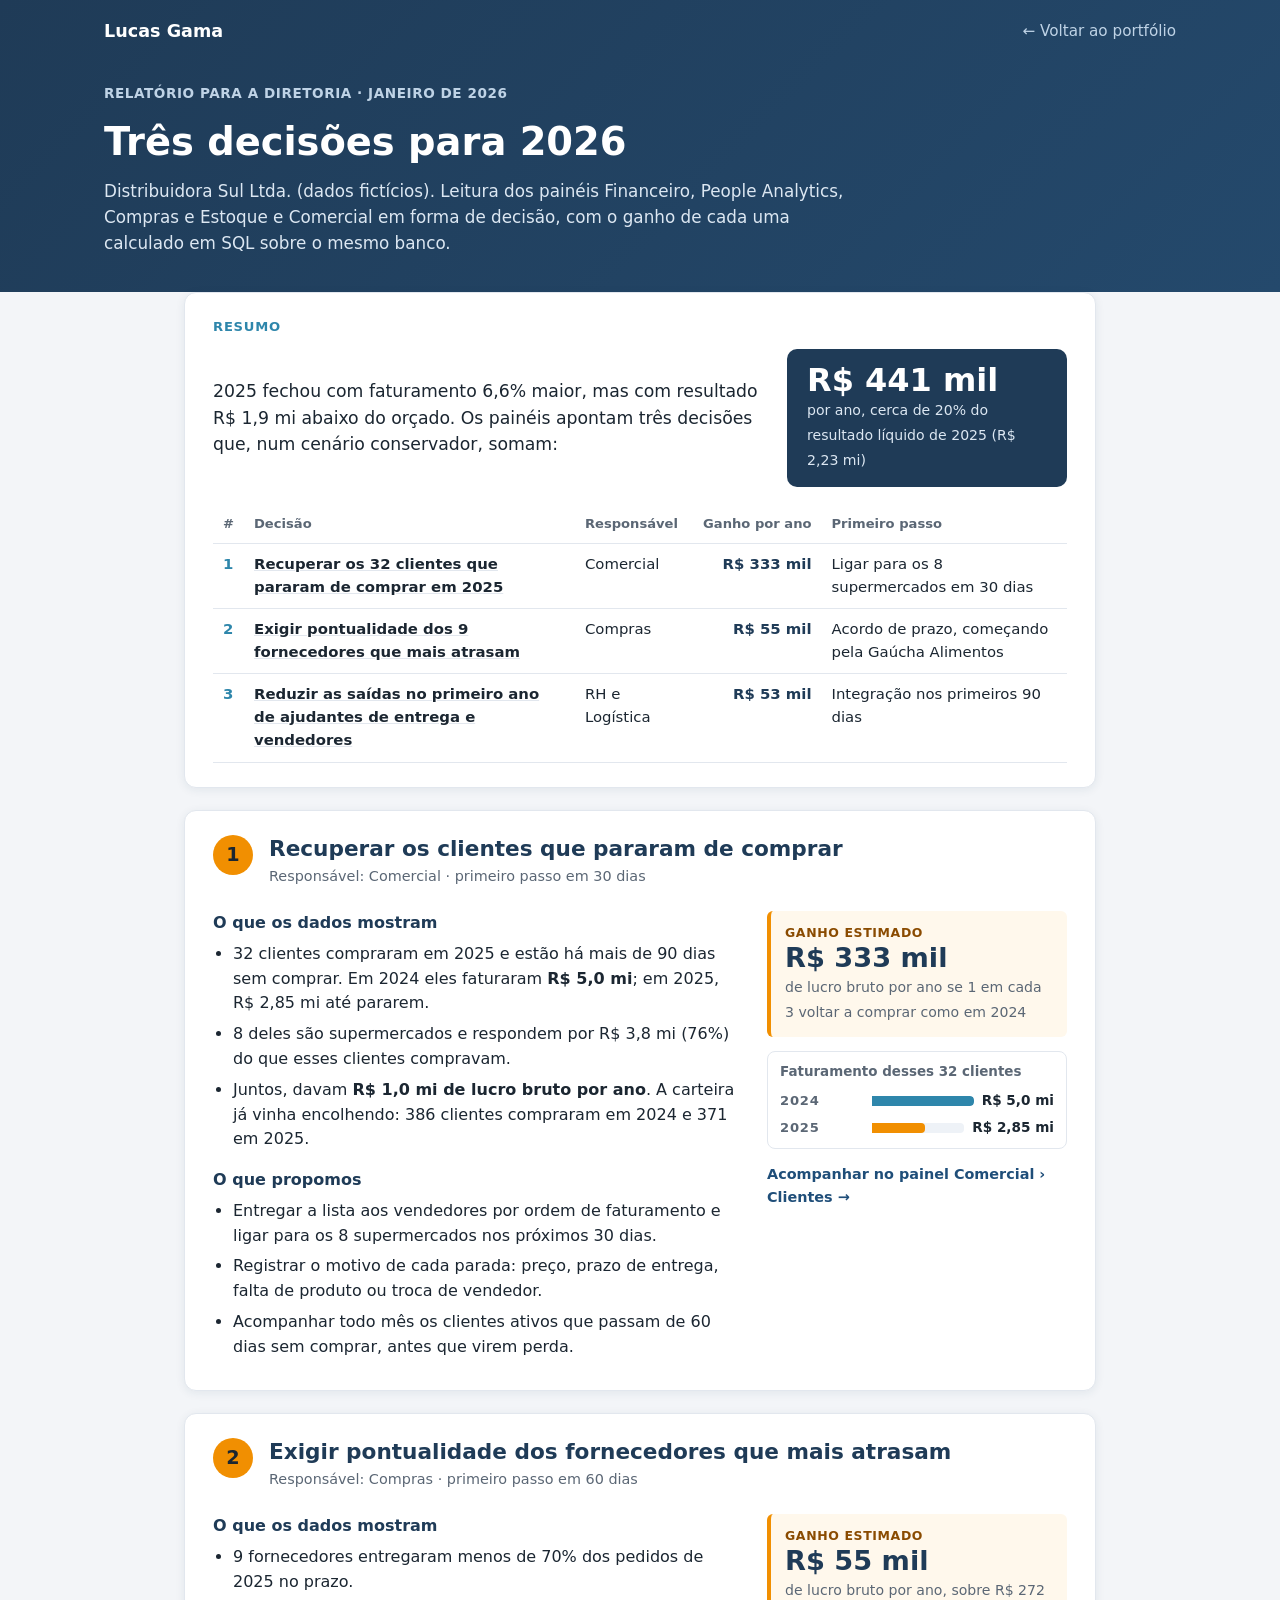
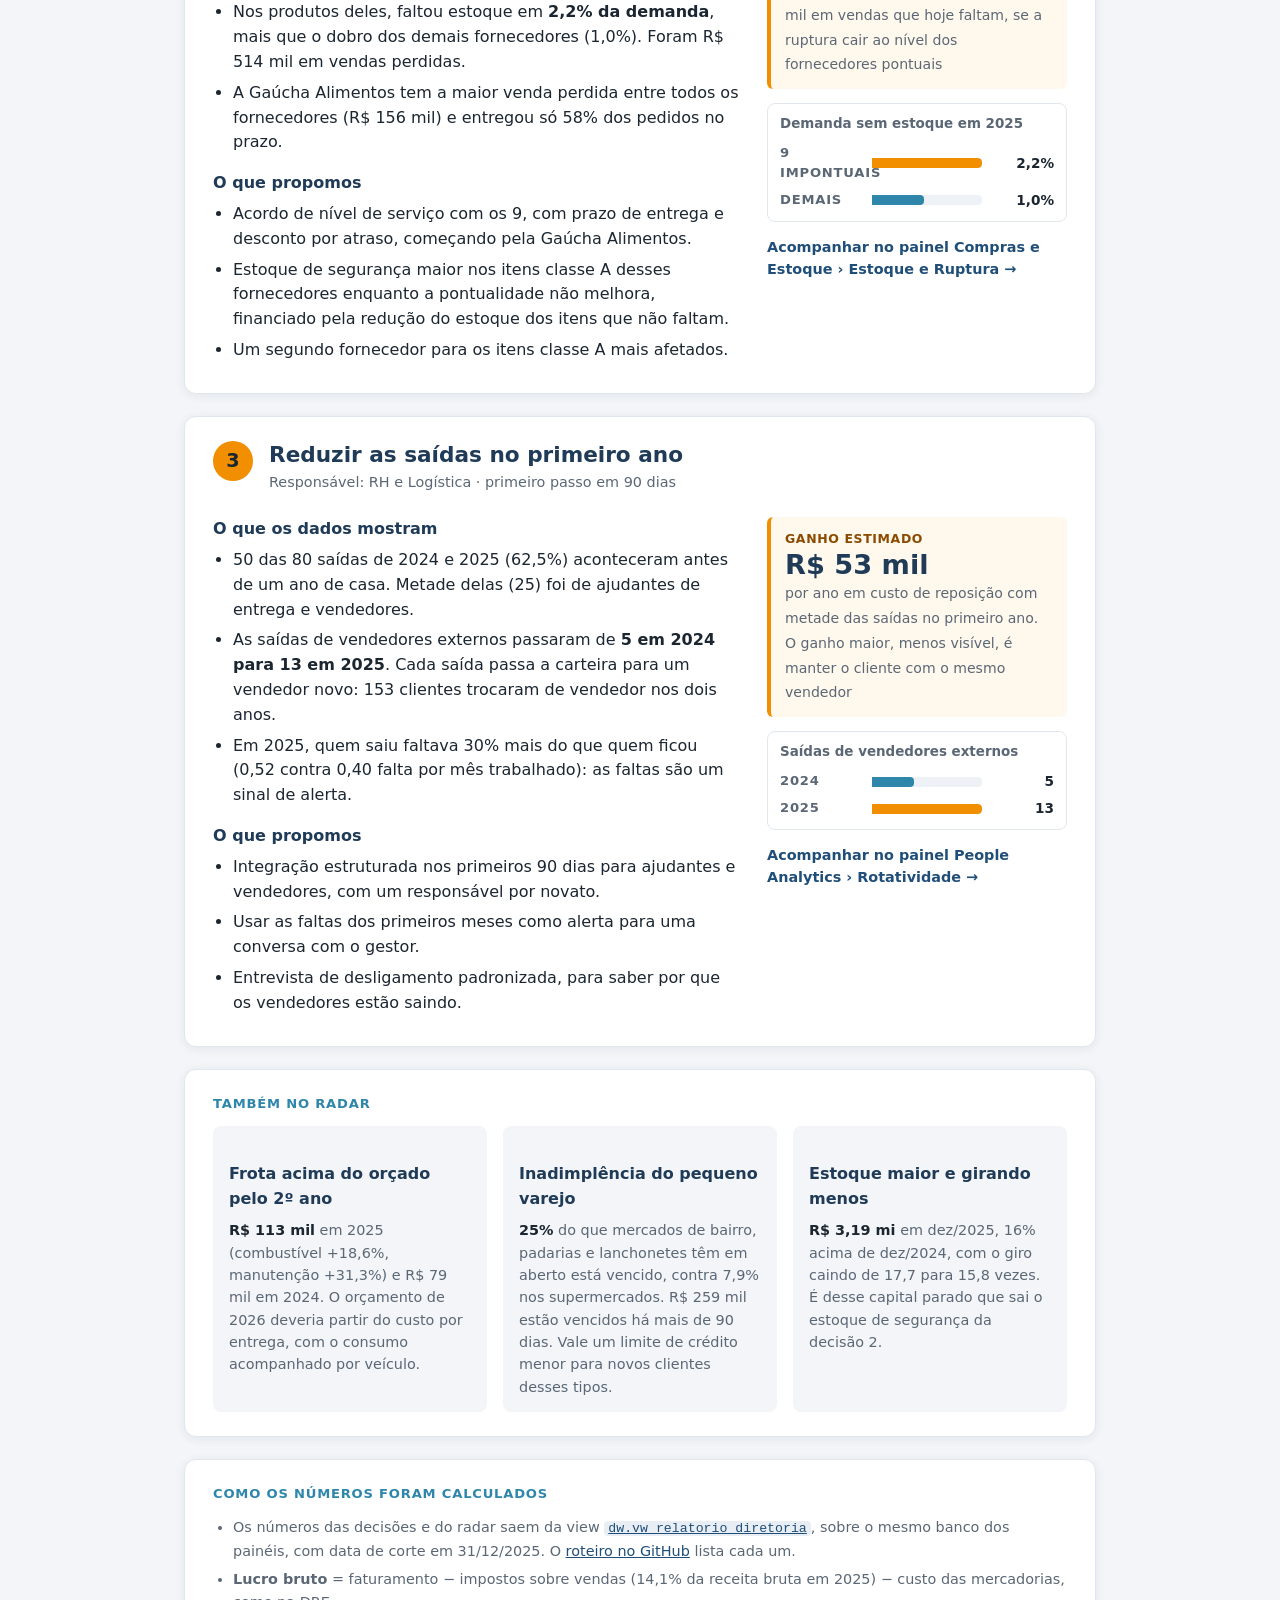
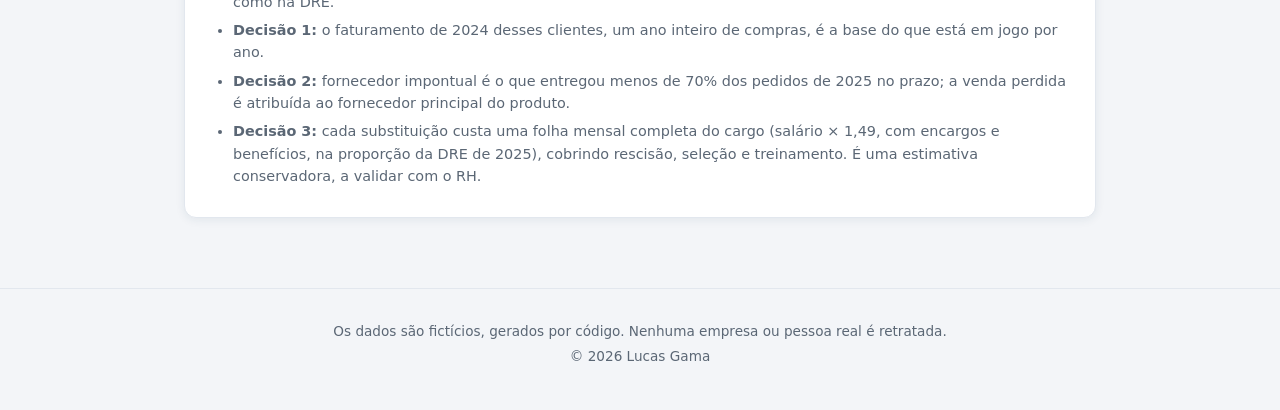
<file: relatorio.html>
<!doctype html>
<html lang="pt-BR">
<head>
  <meta charset="utf-8">
  <meta name="viewport" content="width=device-width, initial-scale=1">
  <title>Relatório para a diretoria · Lucas Gama</title>
  <meta name="description" content="Três decisões para 2026 na Distribuidora Sul, tiradas dos painéis de vendas, compras, RH e financeiro, com o ganho de cada uma calculado em SQL.">
  <meta property="og:title" content="Relatório para a diretoria · Lucas Gama">
  <meta property="og:description" content="Três decisões para 2026, com o ganho em reais de cada uma.">
  <meta property="og:type" content="website">
  <meta property="og:url" content="https://lucasgama.vercel.app/relatorio.html">
  <meta property="og:image" content="https://lucasgama.vercel.app/assets/og.jpg">
  <link rel="icon" href="assets/favicon.svg" type="image/svg+xml">
  <link rel="stylesheet" href="assets/style.css">
  <link rel="stylesheet" href="assets/painel.css">
  <link rel="stylesheet" href="assets/relatorio.css">
</head>
<body>

<header class="topo">
  <nav class="nav">
    <a class="marca" href="index.html">Lucas Gama</a>
    <div class="links sempre">
      <a href="index.html#relatorio">← Voltar ao portfólio</a>
    </div>
  </nav>
  <div class="cabecalho-painel">
    <p class="cargo">Relatório para a diretoria · janeiro de 2026</p>
    <h1>Três decisões para 2026</h1>
    <p class="ferramentas">Distribuidora Sul Ltda. (dados fictícios). Leitura dos painéis Financeiro, People Analytics, Compras e Estoque e Comercial em forma de decisão, com o ganho de cada uma calculado em SQL sobre o mesmo banco.</p>
  </div>
</header>

<main class="relatorio">

  <section class="resumo" aria-labelledby="titulo-resumo">
    <h2 id="titulo-resumo" class="rotulo-secao">Resumo</h2>
    <div class="resumo-topo">
      <p class="lead">2025 fechou com faturamento 6,6% maior, mas com resultado R$ 1,9 mi abaixo do orçado. Os painéis apontam três decisões que, num cenário conservador, somam:</p>
      <div class="ganho-total">
        <strong>R$ 441 mil</strong>
        <span>por ano, cerca de 20% do resultado líquido de 2025 (R$ 2,23 mi)</span>
      </div>
    </div>
    <div class="tabela-rolagem">
      <table class="decisoes">
        <thead>
          <tr><th>#</th><th>Decisão</th><th>Responsável</th><th class="num">Ganho por ano</th><th>Primeiro passo</th></tr>
        </thead>
        <tbody>
          <tr><td>1</td><td><a href="#decisao-1">Recuperar os 32 clientes que pararam de comprar em 2025</a></td><td>Comercial</td><td class="num">R$ 333 mil</td><td>Ligar para os 8 supermercados em 30 dias</td></tr>
          <tr><td>2</td><td><a href="#decisao-2">Exigir pontualidade dos 9 fornecedores que mais atrasam</a></td><td>Compras</td><td class="num">R$ 55 mil</td><td>Acordo de prazo, começando pela Gaúcha Alimentos</td></tr>
          <tr><td>3</td><td><a href="#decisao-3">Reduzir as saídas no primeiro ano de ajudantes de entrega e vendedores</a></td><td>RH e Logística</td><td class="num">R$ 53 mil</td><td>Integração nos primeiros 90 dias</td></tr>
        </tbody>
      </table>
    </div>
  </section>

  <article class="decisao" id="decisao-1">
    <header>
      <span class="num-decisao">1</span>
      <div>
        <h2>Recuperar os clientes que pararam de comprar</h2>
        <p class="meta">Responsável: Comercial · primeiro passo em 30 dias</p>
      </div>
    </header>
    <div class="corpo-decisao">
      <div>
        <h3>O que os dados mostram</h3>
        <ul>
          <li>32 clientes compraram em 2025 e estão há mais de 90 dias sem comprar. Em 2024 eles faturaram <strong>R$ 5,0 mi</strong>; em 2025, R$ 2,85 mi até pararem.</li>
          <li>8 deles são supermercados e respondem por R$ 3,8 mi (76%) do que esses clientes compravam.</li>
          <li>Juntos, davam <strong>R$ 1,0 mi de lucro bruto por ano</strong>. A carteira já vinha encolhendo: 386 clientes compraram em 2024 e 371 em 2025.</li>
        </ul>
        <h3>O que propomos</h3>
        <ul>
          <li>Entregar a lista aos vendedores por ordem de faturamento e ligar para os 8 supermercados nos próximos 30 dias.</li>
          <li>Registrar o motivo de cada parada: preço, prazo de entrega, falta de produto ou troca de vendedor.</li>
          <li>Acompanhar todo mês os clientes ativos que passam de 60 dias sem comprar, antes que virem perda.</li>
        </ul>
      </div>
      <aside>
        <div class="ganho">
          <span class="rotulo-ganho">Ganho estimado</span>
          <strong>R$ 333 mil</strong>
          <span>de lucro bruto por ano se 1 em cada 3 voltar a comprar como em 2024</span>
        </div>
        <div class="comparativo" aria-label="Faturamento desses 32 clientes">
          <p class="titulo-comparativo">Faturamento desses 32 clientes</p>
          <div class="barra"><span class="rotulo">2024</span><span class="trilho"><i style="width: 100%"></i></span><span class="valor">R$ 5,0 mi</span></div>
          <div class="barra alerta"><span class="rotulo">2025</span><span class="trilho"><i style="width: 57%"></i></span><span class="valor">R$ 2,85 mi</span></div>
        </div>
        <a class="acompanhar" href="comercial.html#clientes">Acompanhar no painel Comercial › Clientes</a>
      </aside>
    </div>
  </article>

  <article class="decisao" id="decisao-2">
    <header>
      <span class="num-decisao">2</span>
      <div>
        <h2>Exigir pontualidade dos fornecedores que mais atrasam</h2>
        <p class="meta">Responsável: Compras · primeiro passo em 60 dias</p>
      </div>
    </header>
    <div class="corpo-decisao">
      <div>
        <h3>O que os dados mostram</h3>
        <ul>
          <li>9 fornecedores entregaram menos de 70% dos pedidos de 2025 no prazo.</li>
          <li>Nos produtos deles, faltou estoque em <strong>2,2% da demanda</strong>, mais que o dobro dos demais fornecedores (1,0%). Foram R$ 514 mil em vendas perdidas.</li>
          <li>A Gaúcha Alimentos tem a maior venda perdida entre todos os fornecedores (R$ 156 mil) e entregou só 58% dos pedidos no prazo.</li>
        </ul>
        <h3>O que propomos</h3>
        <ul>
          <li>Acordo de nível de serviço com os 9, com prazo de entrega e desconto por atraso, começando pela Gaúcha Alimentos.</li>
          <li>Estoque de segurança maior nos itens classe A desses fornecedores enquanto a pontualidade não melhora, financiado pela redução do estoque dos itens que não faltam.</li>
          <li>Um segundo fornecedor para os itens classe A mais afetados.</li>
        </ul>
      </div>
      <aside>
        <div class="ganho">
          <span class="rotulo-ganho">Ganho estimado</span>
          <strong>R$ 55 mil</strong>
          <span>de lucro bruto por ano, sobre R$ 272 mil em vendas que hoje faltam, se a ruptura cair ao nível dos fornecedores pontuais</span>
        </div>
        <div class="comparativo" aria-label="Ruptura em 2025">
          <p class="titulo-comparativo">Demanda sem estoque em 2025</p>
          <div class="barra alerta"><span class="rotulo">9 impontuais</span><span class="trilho"><i style="width: 100%"></i></span><span class="valor">2,2%</span></div>
          <div class="barra"><span class="rotulo">Demais</span><span class="trilho"><i style="width: 47%"></i></span><span class="valor">1,0%</span></div>
        </div>
        <a class="acompanhar" href="compras.html#estoque">Acompanhar no painel Compras e Estoque › Estoque e Ruptura</a>
      </aside>
    </div>
  </article>

  <article class="decisao" id="decisao-3">
    <header>
      <span class="num-decisao">3</span>
      <div>
        <h2>Reduzir as saídas no primeiro ano</h2>
        <p class="meta">Responsável: RH e Logística · primeiro passo em 90 dias</p>
      </div>
    </header>
    <div class="corpo-decisao">
      <div>
        <h3>O que os dados mostram</h3>
        <ul>
          <li>50 das 80 saídas de 2024 e 2025 (62,5%) aconteceram antes de um ano de casa. Metade delas (25) foi de ajudantes de entrega e vendedores.</li>
          <li>As saídas de vendedores externos passaram de <strong>5 em 2024 para 13 em 2025</strong>. Cada saída passa a carteira para um vendedor novo: 153 clientes trocaram de vendedor nos dois anos.</li>
          <li>Em 2025, quem saiu faltava 30% mais do que quem ficou (0,52 contra 0,40 falta por mês trabalhado): as faltas são um sinal de alerta.</li>
        </ul>
        <h3>O que propomos</h3>
        <ul>
          <li>Integração estruturada nos primeiros 90 dias para ajudantes e vendedores, com um responsável por novato.</li>
          <li>Usar as faltas dos primeiros meses como alerta para uma conversa com o gestor.</li>
          <li>Entrevista de desligamento padronizada, para saber por que os vendedores estão saindo.</li>
        </ul>
      </div>
      <aside>
        <div class="ganho">
          <span class="rotulo-ganho">Ganho estimado</span>
          <strong>R$ 53 mil</strong>
          <span>por ano em custo de reposição com metade das saídas no primeiro ano. O ganho maior, menos visível, é manter o cliente com o mesmo vendedor</span>
        </div>
        <div class="comparativo" aria-label="Saídas de vendedores externos">
          <p class="titulo-comparativo">Saídas de vendedores externos</p>
          <div class="barra"><span class="rotulo">2024</span><span class="trilho"><i style="width: 38%"></i></span><span class="valor">5</span></div>
          <div class="barra alerta"><span class="rotulo">2025</span><span class="trilho"><i style="width: 100%"></i></span><span class="valor">13</span></div>
        </div>
        <a class="acompanhar" href="rh.html#rotatividade">Acompanhar no painel People Analytics › Rotatividade</a>
      </aside>
    </div>
  </article>

  <section class="radar" aria-labelledby="titulo-radar">
    <h2 id="titulo-radar" class="rotulo-secao">Também no radar</h2>
    <div class="grade-radar">
      <div>
        <h3>Frota acima do orçado pelo 2º ano</h3>
        <p><strong>R$ 113 mil</strong> em 2025 (combustível +18,6%, manutenção +31,3%) e R$ 79 mil em 2024. O orçamento de 2026 deveria partir do custo por entrega, com o consumo acompanhado por veículo.</p>
      </div>
      <div>
        <h3>Inadimplência do pequeno varejo</h3>
        <p><strong>25%</strong> do que mercados de bairro, padarias e lanchonetes têm em aberto está vencido, contra 7,9% nos supermercados. R$ 259 mil estão vencidos há mais de 90 dias. Vale um limite de crédito menor para novos clientes desses tipos.</p>
      </div>
      <div>
        <h3>Estoque maior e girando menos</h3>
        <p><strong>R$ 3,19 mi</strong> em dez/2025, 16% acima de dez/2024, com o giro caindo de 17,7 para 15,8 vezes. É desse capital parado que sai o estoque de segurança da decisão 2.</p>
      </div>
    </div>
  </section>

  <section class="metodo" aria-labelledby="titulo-metodo">
    <h2 id="titulo-metodo" class="rotulo-secao">Como os números foram calculados</h2>
    <ul>
      <li>Os números das decisões e do radar saem da view <a href="https://github.com/Lvgama94/distribuidora-sul/blob/main/sql/11_relatorio_diretoria.sql" target="_blank" rel="noopener"><code>dw.vw_relatorio_diretoria</code></a>, sobre o mesmo banco dos painéis, com data de corte em 31/12/2025. O <a href="https://github.com/Lvgama94/distribuidora-sul/blob/main/docs/relatorio_diretoria.md" target="_blank" rel="noopener">roteiro no GitHub</a> lista cada um.</li>
      <li><strong>Lucro bruto</strong> = faturamento − impostos sobre vendas (14,1% da receita bruta em 2025) − custo das mercadorias, como na DRE.</li>
      <li><strong>Decisão 1:</strong> o faturamento de 2024 desses clientes, um ano inteiro de compras, é a base do que está em jogo por ano.</li>
      <li><strong>Decisão 2:</strong> fornecedor impontual é o que entregou menos de 70% dos pedidos de 2025 no prazo; a venda perdida é atribuída ao fornecedor principal do produto.</li>
      <li><strong>Decisão 3:</strong> cada substituição custa uma folha mensal completa do cargo (salário × 1,49, com encargos e benefícios, na proporção da DRE de 2025), cobrindo rescisão, seleção e treinamento. É uma estimativa conservadora, a validar com o RH.</li>
    </ul>
  </section>

</main>

<footer class="rodape">
  <p>Os dados são fictícios, gerados por código. Nenhuma empresa ou pessoa real é retratada.</p>
  <p>© 2026 Lucas Gama</p>
</footer>
<script src="assets/visitas.js" defer></script>
</body>
</html>
</file>
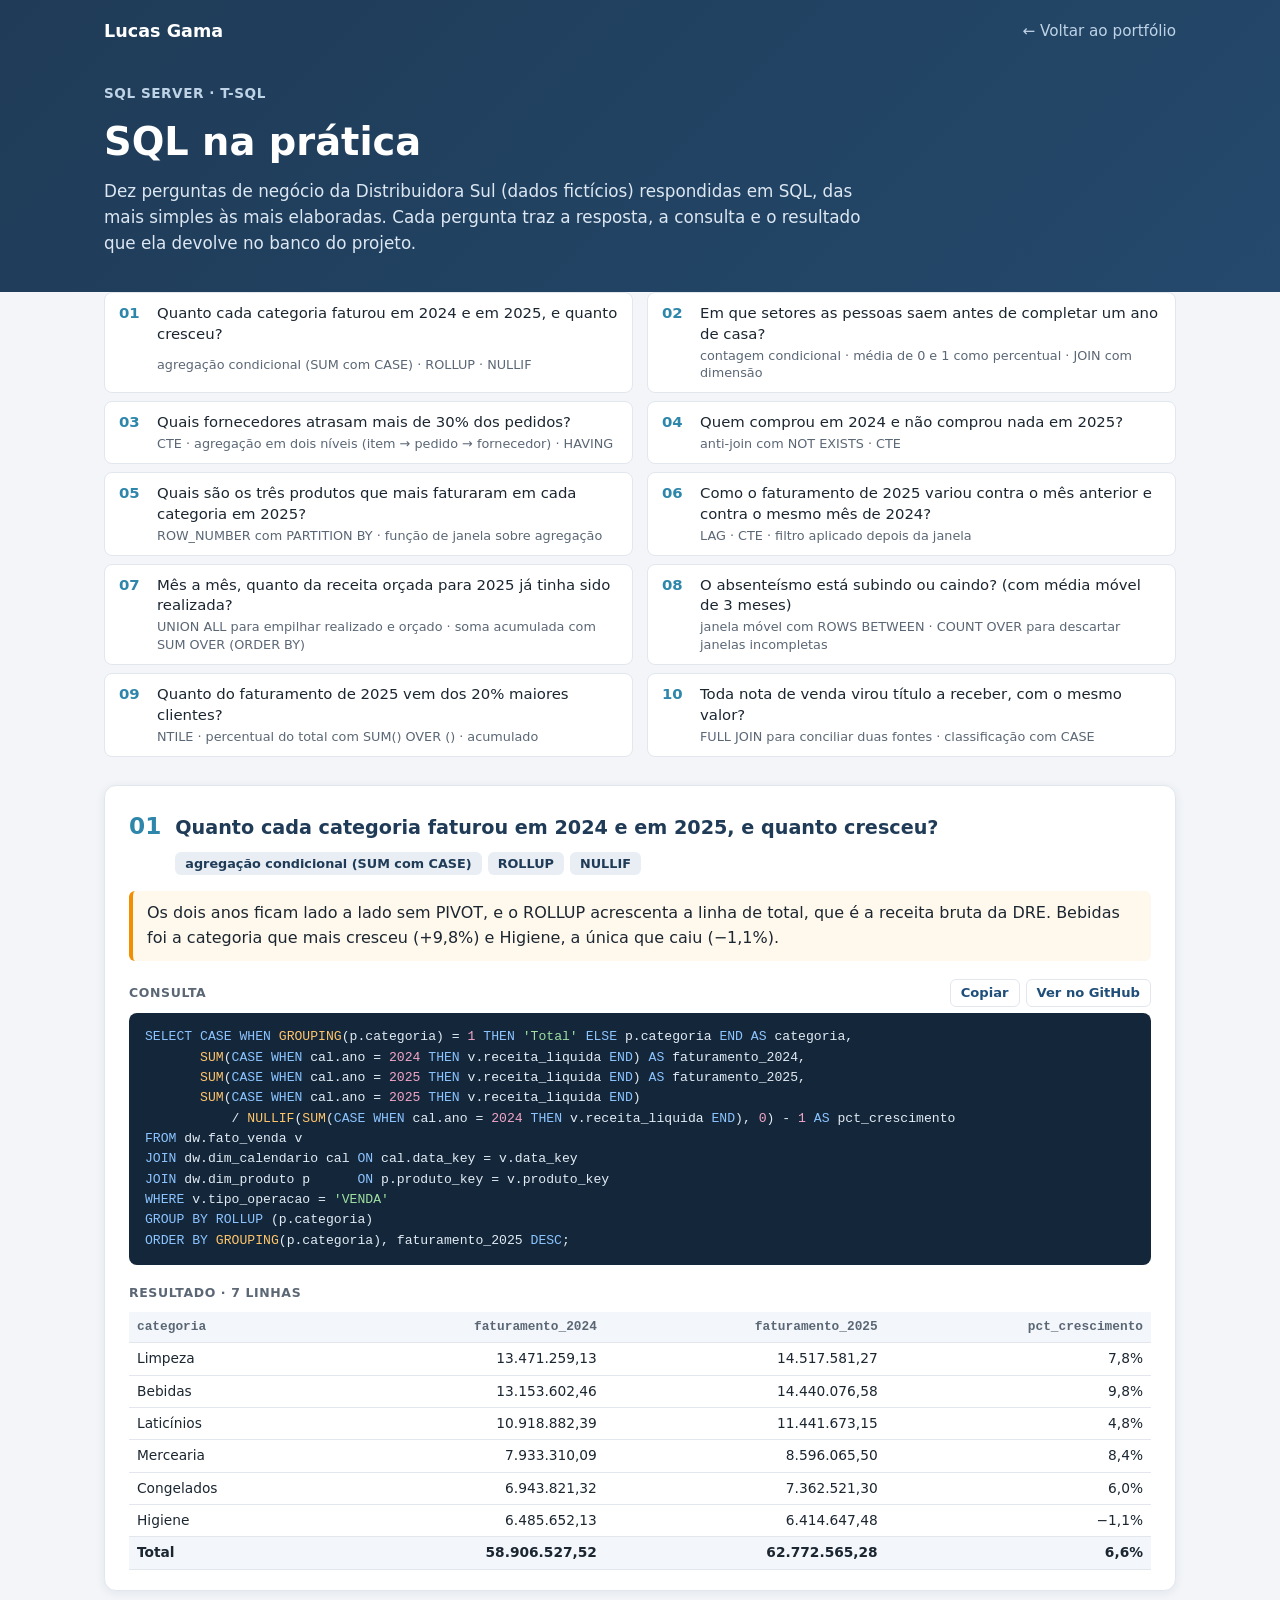
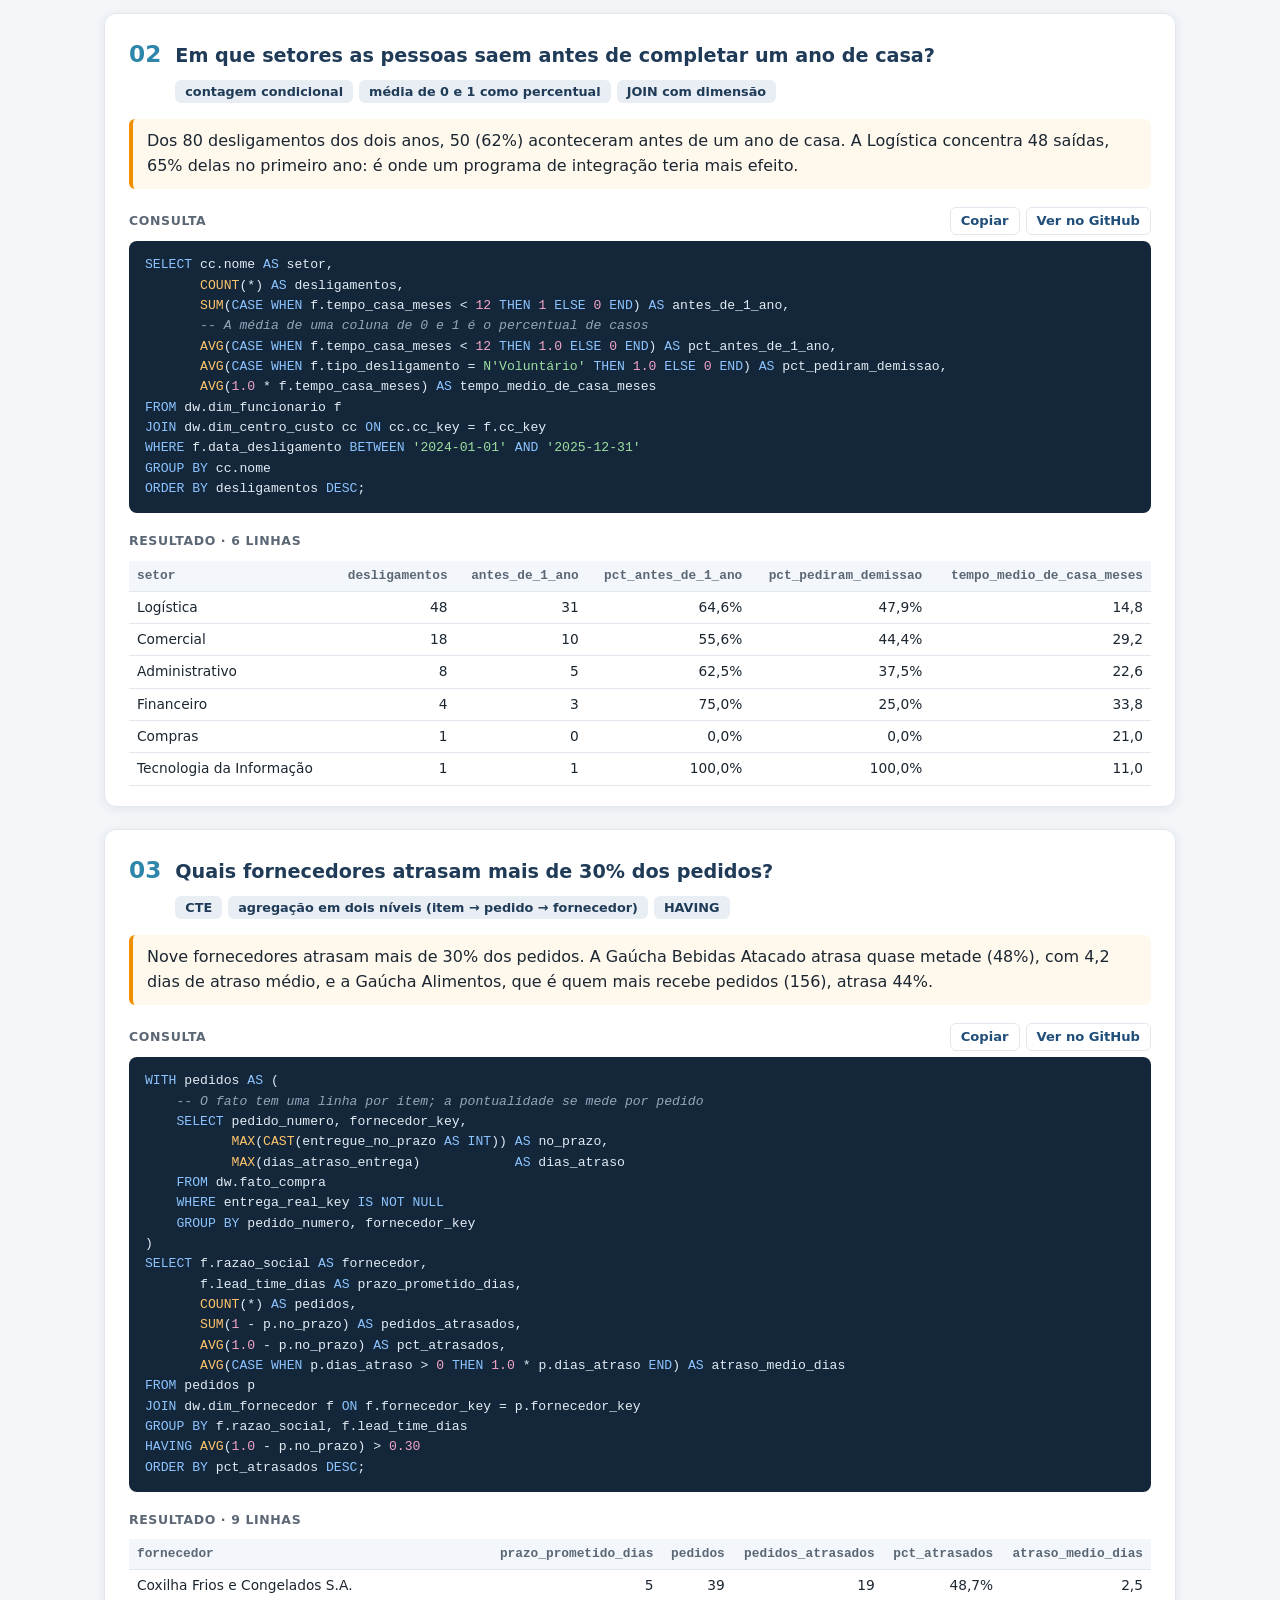
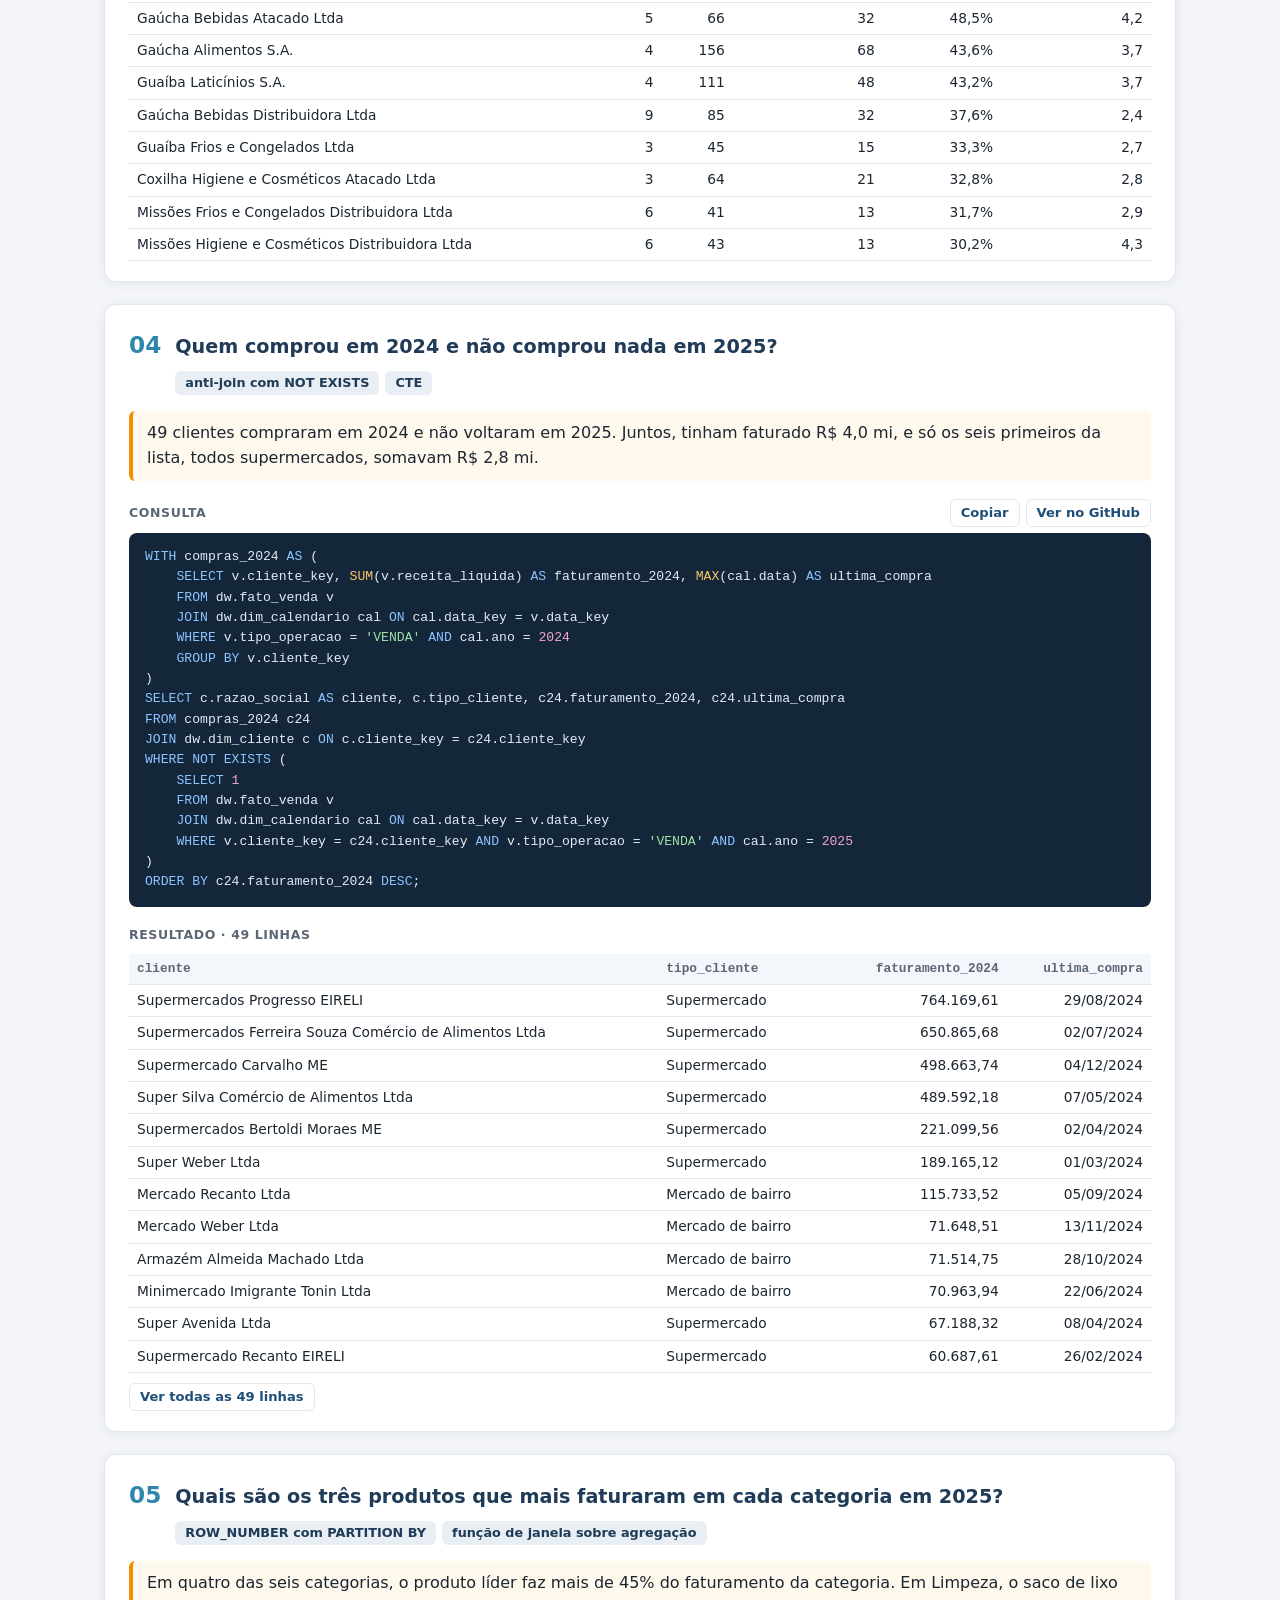
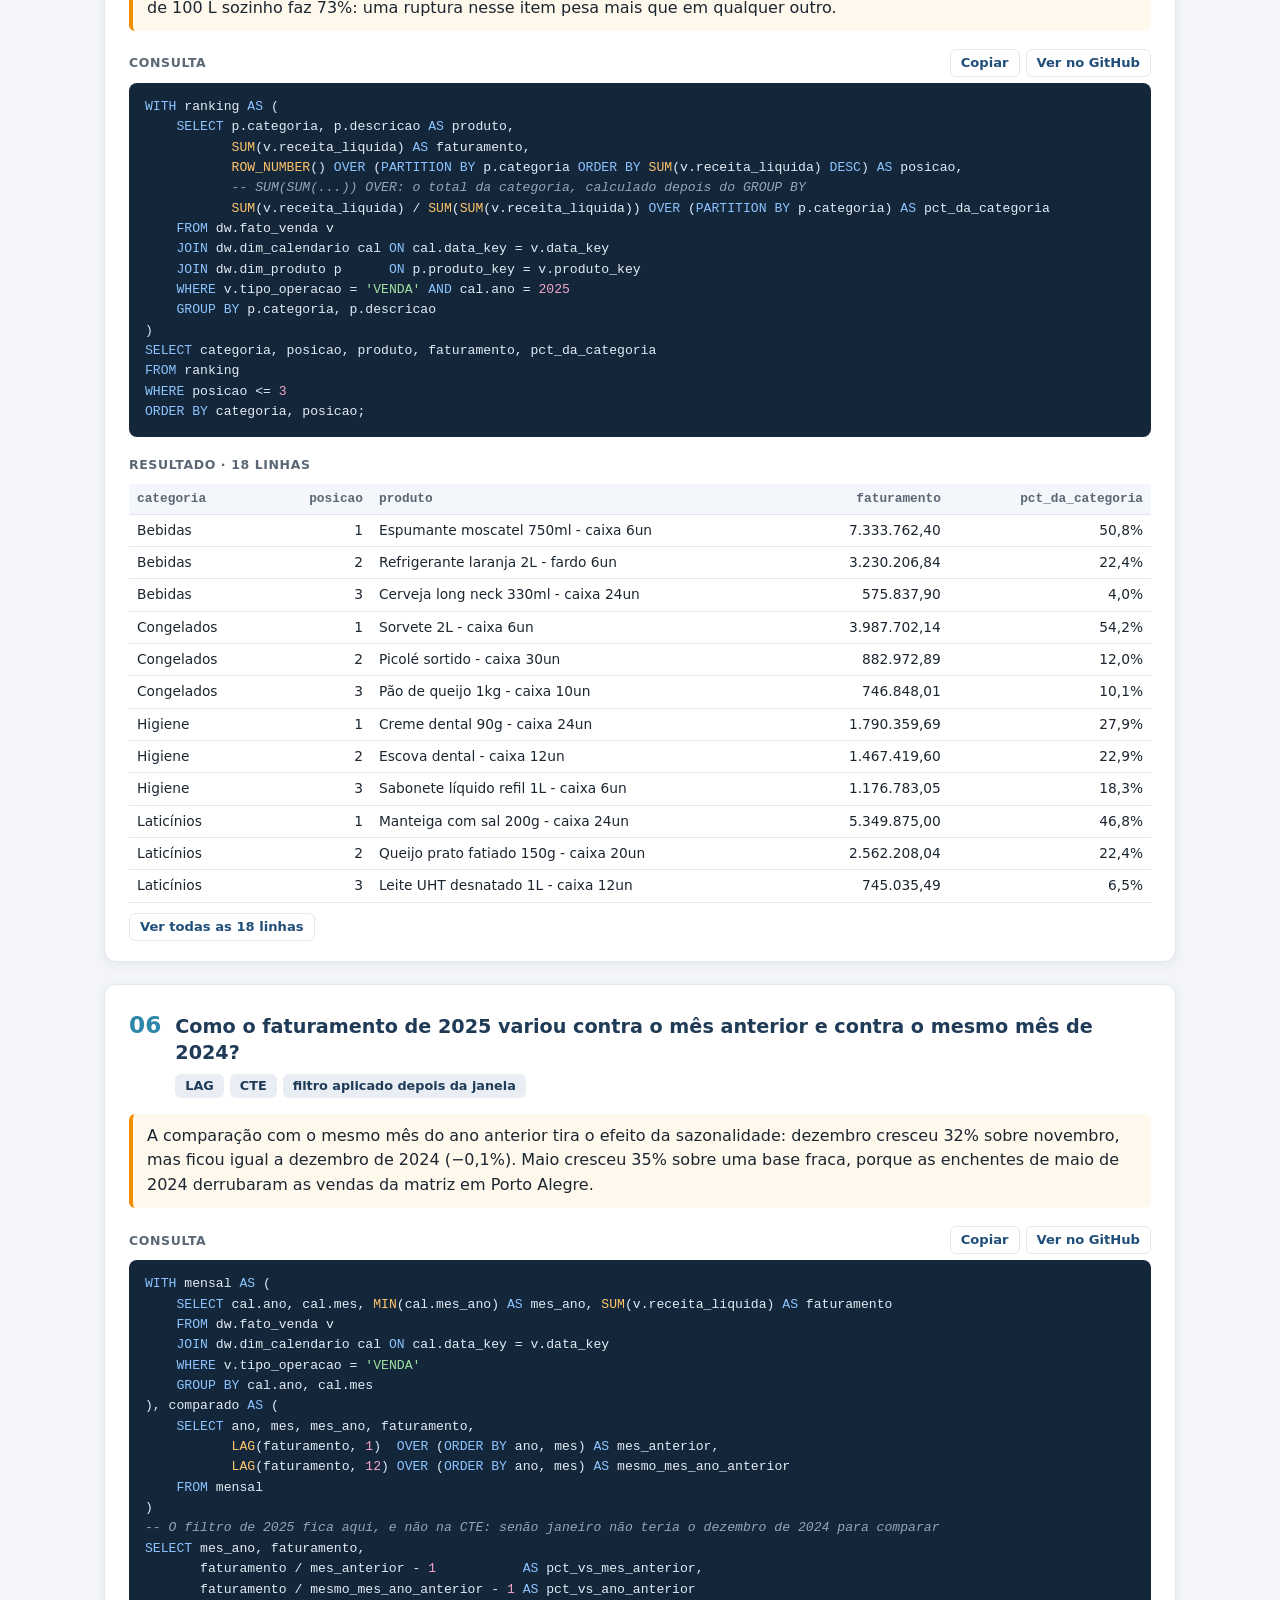
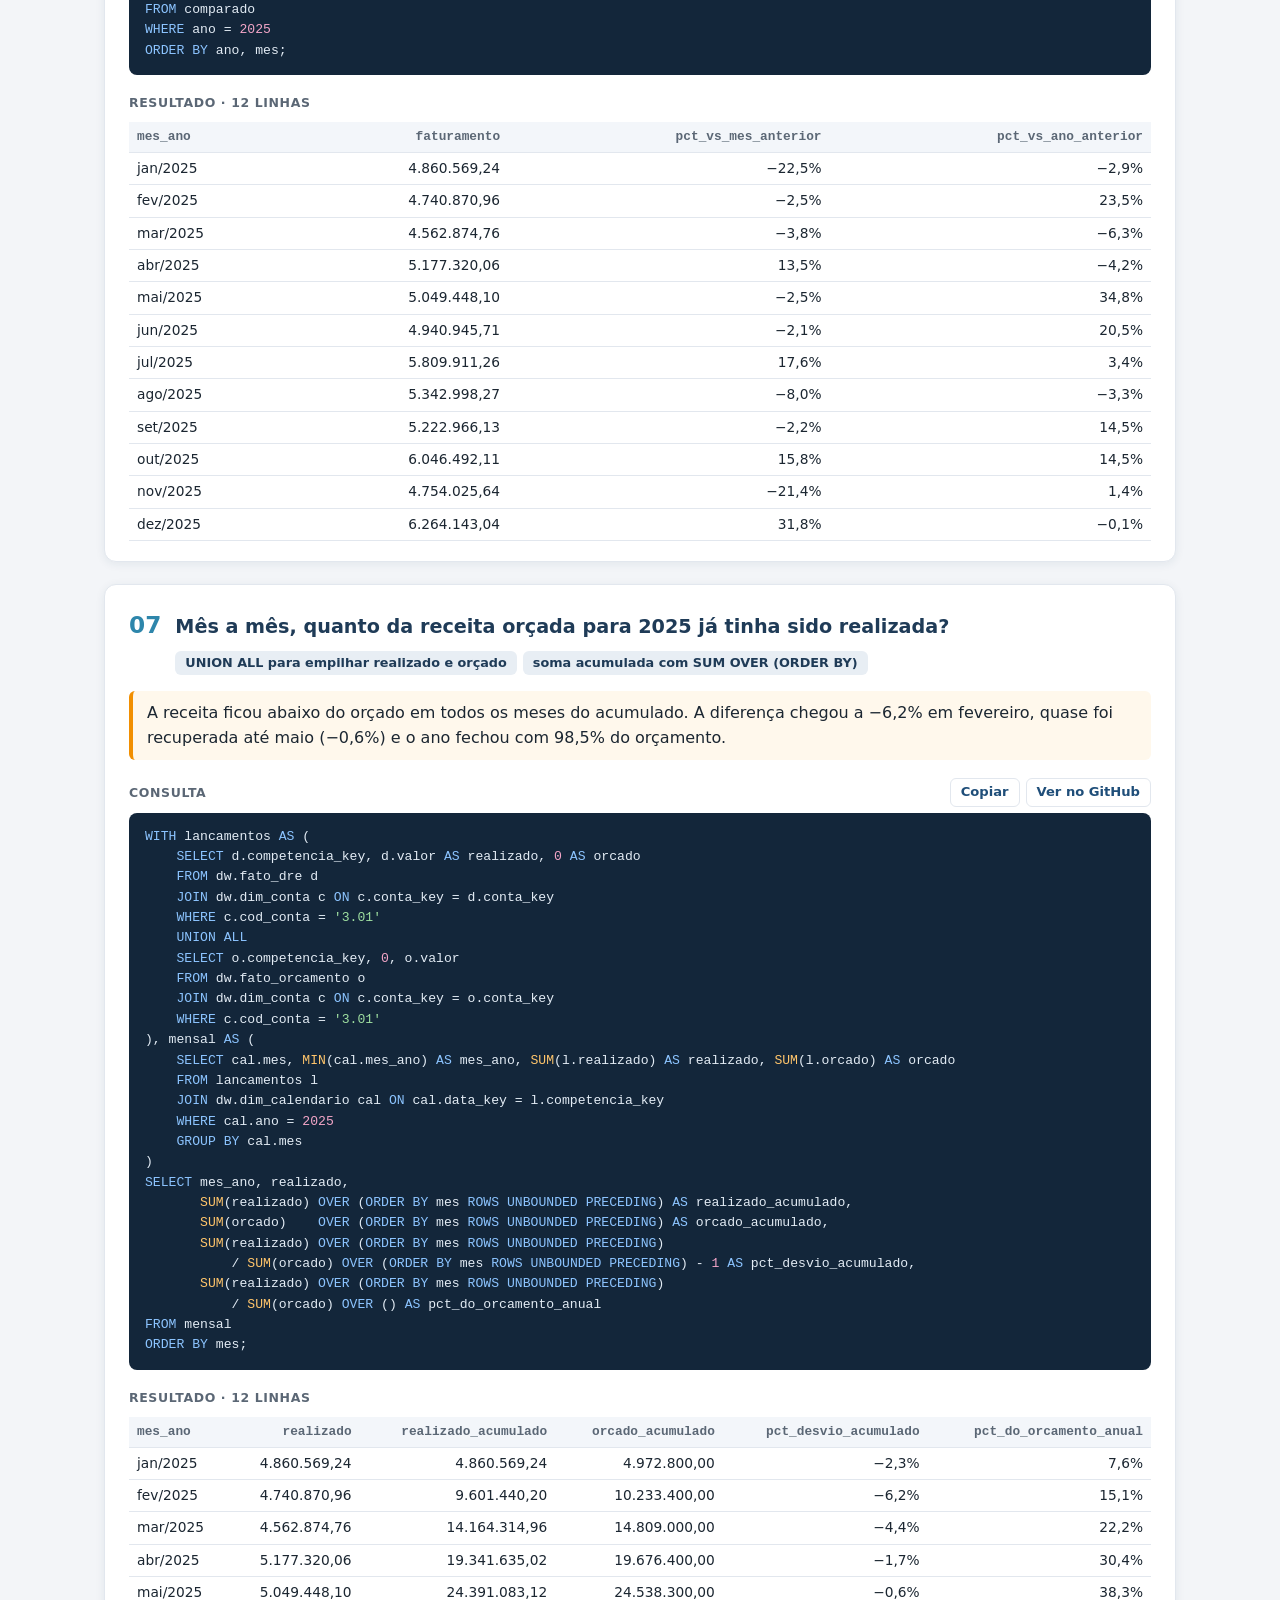
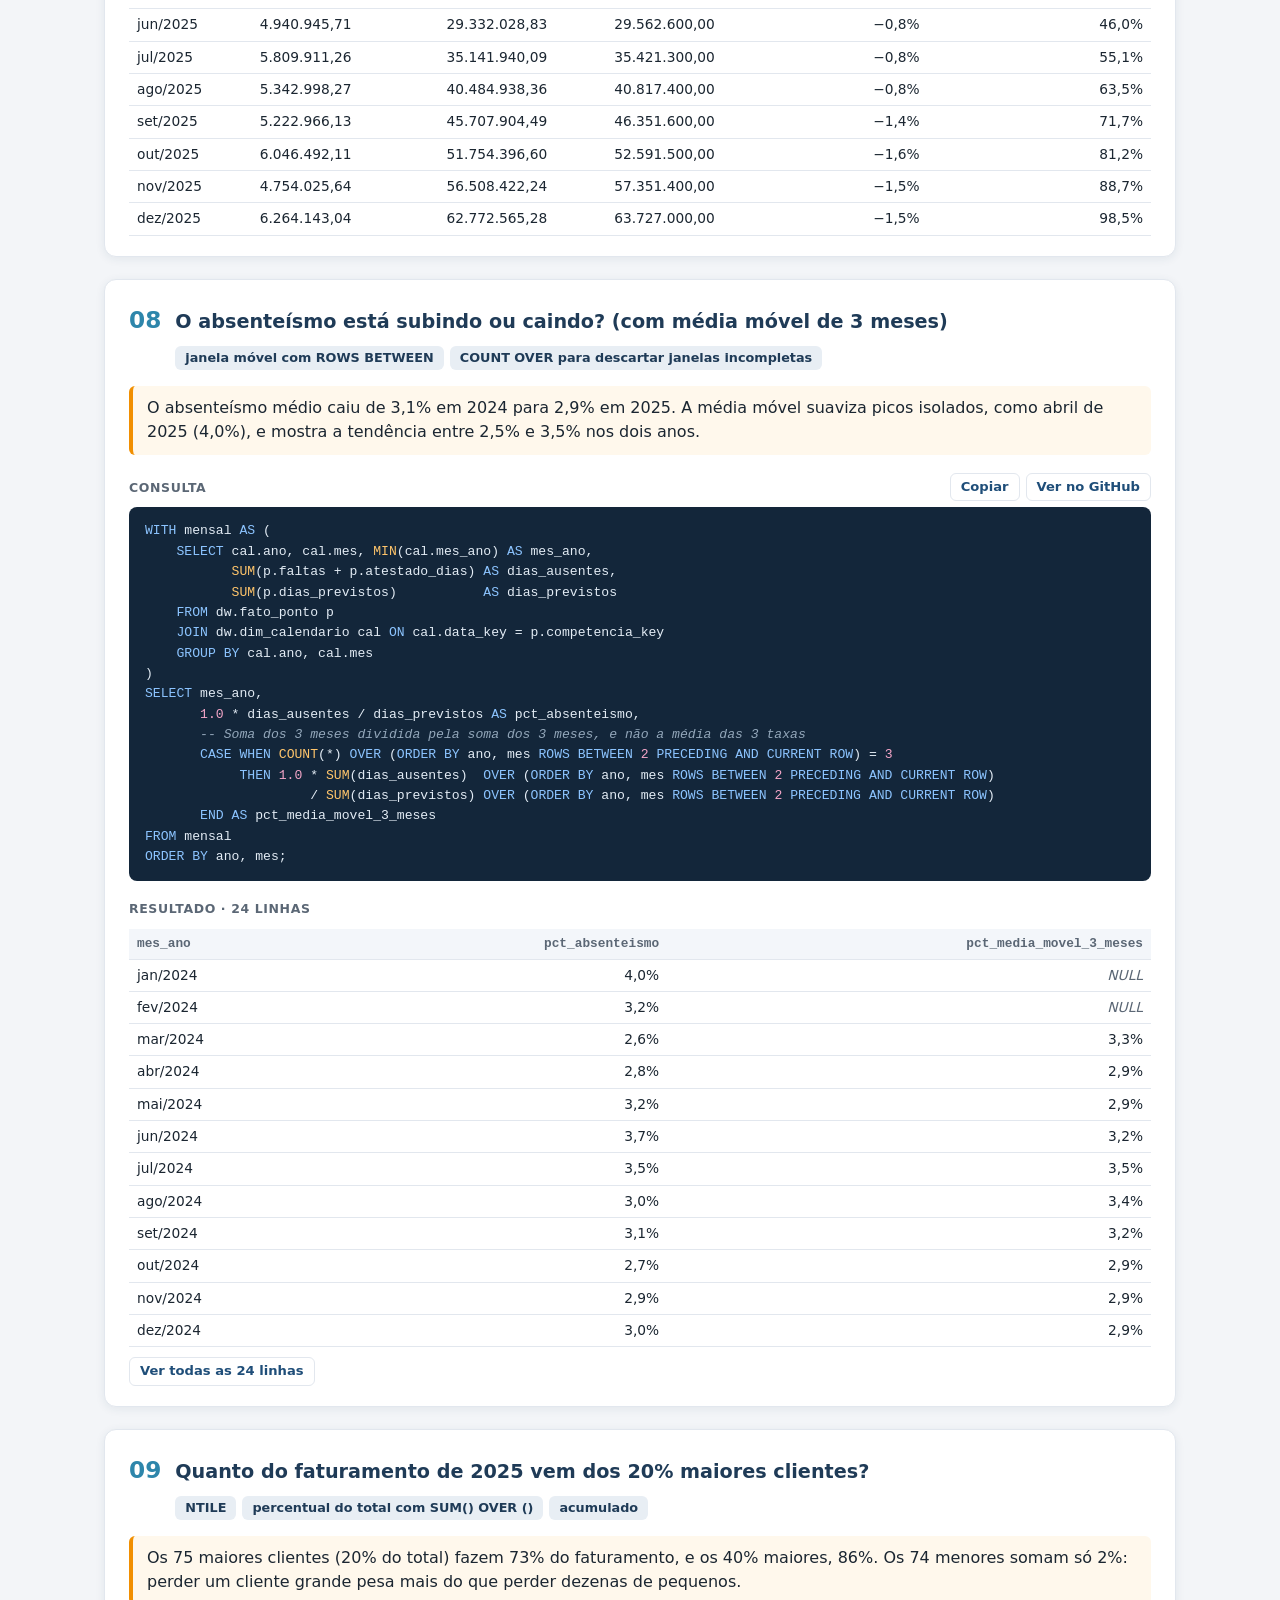
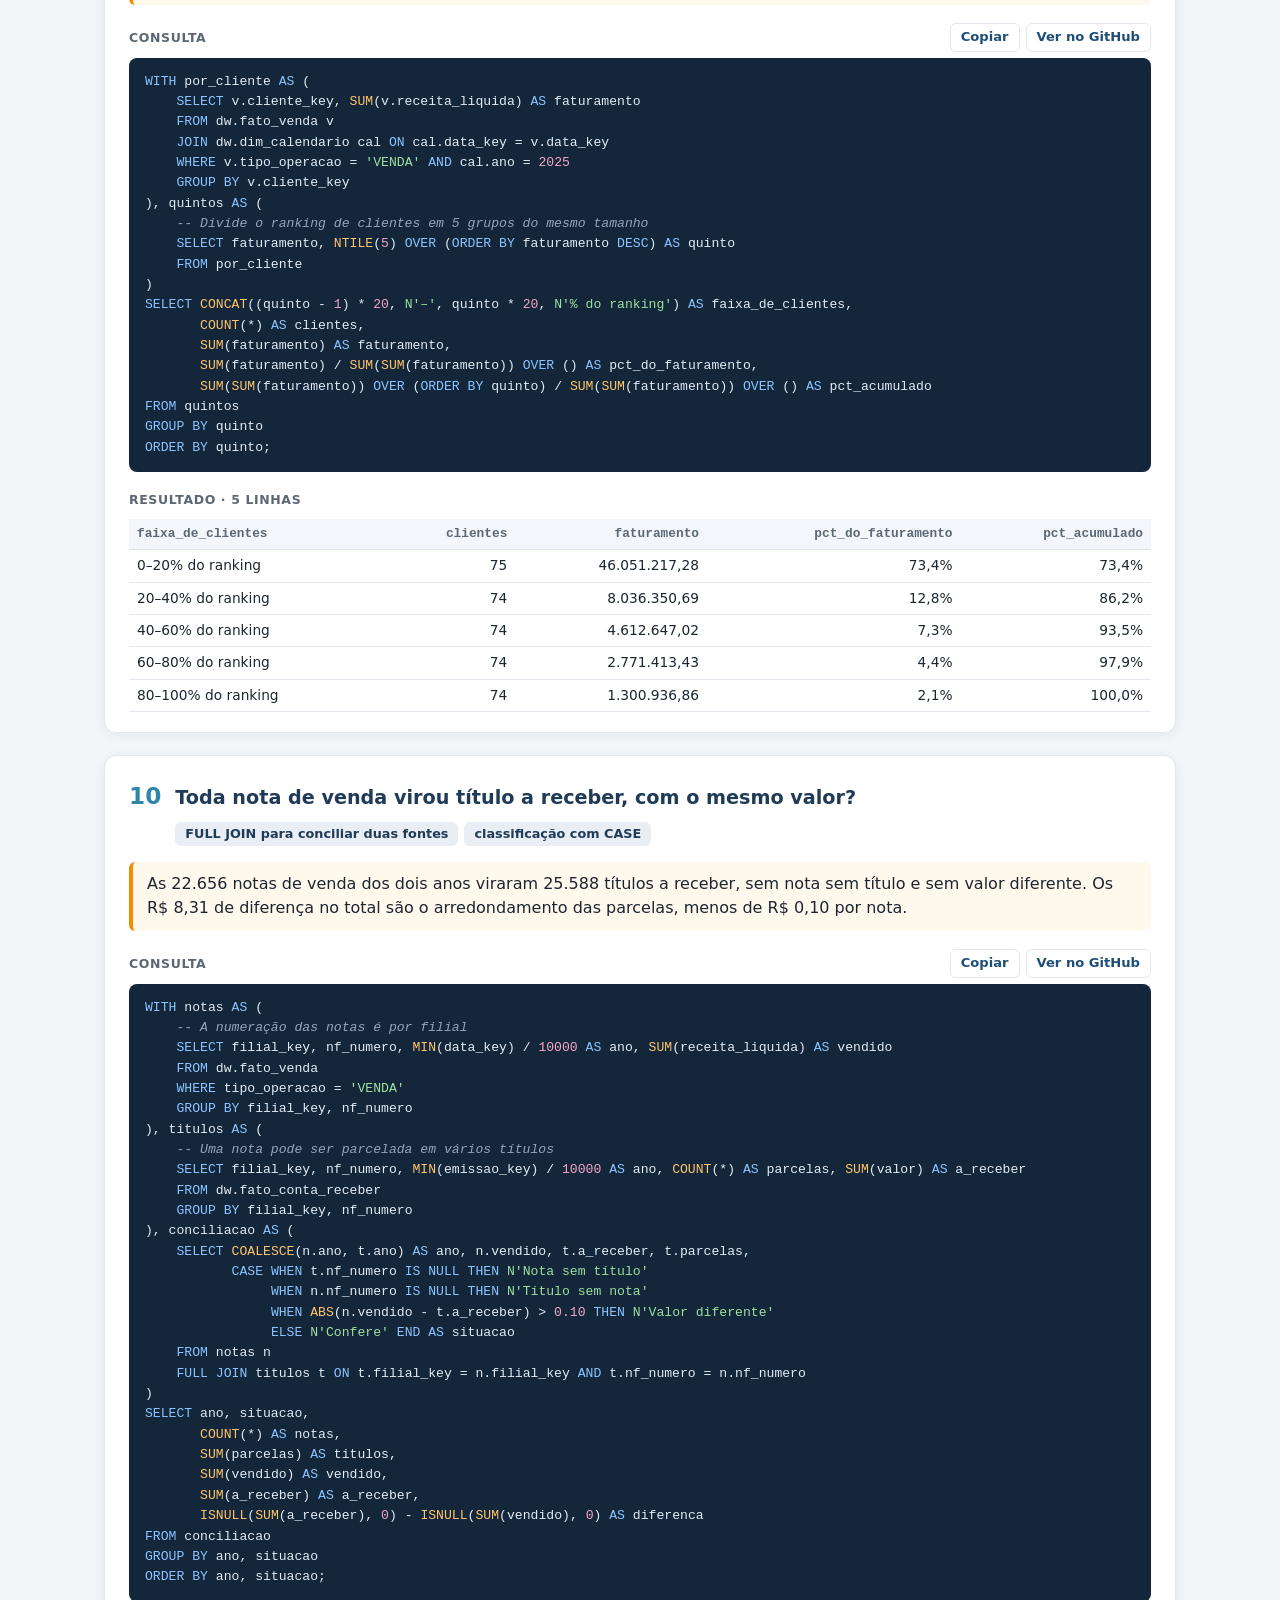
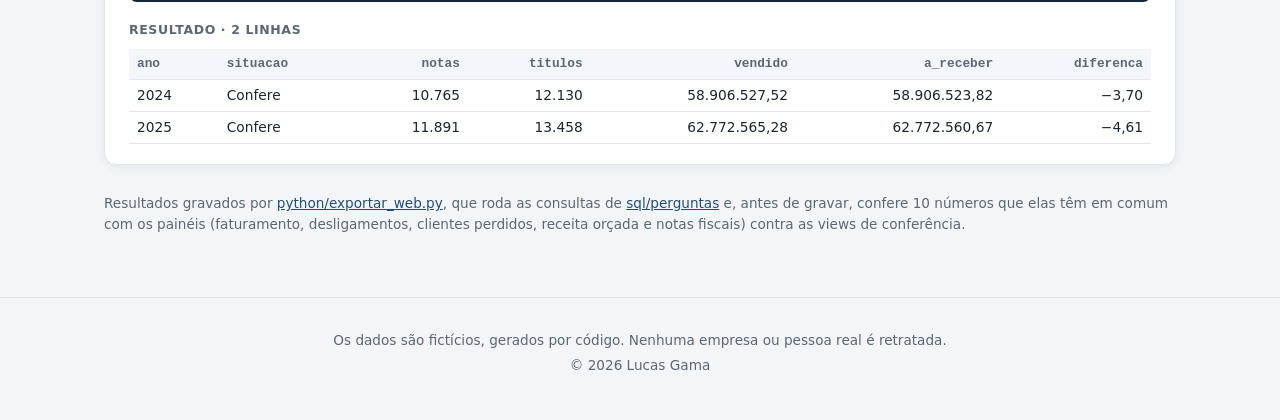
<file: sql.html>
<!doctype html>
<html lang="pt-BR">
<head>
  <meta charset="utf-8">
  <meta name="viewport" content="width=device-width, initial-scale=1">
  <title>SQL na prática · Lucas Gama</title>
  <meta name="description" content="Dez perguntas de negócio da Distribuidora Sul respondidas em SQL Server: CTEs, funções de janela, anti-join e conciliação entre fontes, cada uma com a consulta e o resultado.">
  <meta property="og:title" content="SQL na prática · Lucas Gama">
  <meta property="og:description" content="Dez perguntas de negócio respondidas em SQL, com a consulta e o resultado.">
  <meta property="og:type" content="website">
  <meta property="og:url" content="https://lucasgama.vercel.app/sql.html">
  <meta property="og:image" content="https://lucasgama.vercel.app/assets/og.jpg">
  <link rel="icon" href="assets/favicon.svg" type="image/svg+xml">
  <link rel="stylesheet" href="assets/style.css">
  <link rel="stylesheet" href="assets/painel.css">
  <link rel="stylesheet" href="assets/sql.css">
</head>
<body>

<header class="topo">
  <nav class="nav">
    <a class="marca" href="index.html">Lucas Gama</a>
    <div class="links sempre">
      <a href="index.html#sql">← Voltar ao portfólio</a>
    </div>
  </nav>
  <div class="cabecalho-painel">
    <p class="cargo">SQL Server · T-SQL</p>
    <h1>SQL na prática</h1>
    <p class="ferramentas">Dez perguntas de negócio da Distribuidora Sul (dados fictícios) respondidas em SQL, das mais simples às mais elaboradas. Cada pergunta traz a resposta, a consulta e o resultado que ela devolve no banco do projeto.</p>
  </div>
</header>

<main class="painel">
  <ol class="sumario" id="sumario" aria-label="Perguntas"></ol>
  <div id="perguntas"><p class="aviso-carregando">Carregando as consultas…</p></div>

  <p class="rodape-painel">
    Resultados gravados por <a href="https://github.com/Lvgama94/distribuidora-sul/blob/main/python/exportar_web.py" target="_blank" rel="noopener">python/exportar_web.py</a>, que roda as consultas de <a href="https://github.com/Lvgama94/distribuidora-sul/tree/main/sql/perguntas" target="_blank" rel="noopener">sql/perguntas</a> e, antes de gravar, confere 10 números que elas têm em comum com os painéis (faturamento, desligamentos, clientes perdidos, receita orçada e notas fiscais) contra as views de conferência.
  </p>
</main>

<footer class="rodape">
  <p>Os dados são fictícios, gerados por código. Nenhuma empresa ou pessoa real é retratada.</p>
  <p>© 2026 Lucas Gama</p>
</footer>

<script src="assets/sql.js"></script>
<script src="assets/visitas.js" defer></script>
</body>
</html>
</file>
<file: assets/style.css>
:root {
  --marinho: #1F3B57;
  --azul: #1F4E79;
  --azul-claro: #2E86AB;
  --laranja: #F18F01;
  --fundo: #F3F5F8;
  --cartao: #FFFFFF;
  --texto: #1B2631;
  --texto-suave: #5B6775;
  --borda: #E2E7EE;
  --raio: 12px;
  --sombra: 0 2px 10px rgba(31, 59, 87, 0.08);
  --largura: 1120px;
}

* { box-sizing: border-box; }

html { scroll-behavior: smooth; }

body {
  margin: 0;
  font-family: "Segoe UI", system-ui, -apple-system, Roboto, "Helvetica Neue", Arial, sans-serif;
  color: var(--texto);
  background: var(--fundo);
  line-height: 1.55;
}

a { color: var(--azul); }
img { max-width: 100%; display: block; }
code { background: #E8EEF4; padding: 0 4px; border-radius: 4px; font-size: 0.92em; }

/* ------------------------------------------------------------ topo */
.topo {
  background: linear-gradient(135deg, var(--marinho) 0%, #24496C 100%);
  color: #FFFFFF;
}

.nav {
  max-width: var(--largura);
  margin: 0 auto;
  padding: 18px 24px;
  display: flex;
  justify-content: space-between;
  align-items: center;
  gap: 16px;
}

/* Página inicial: a barra fica presa no topo. Transparente sobre o azul do início, com fundo depois que a página rola (home.js) */
.barra-nav { position: sticky; top: 0; z-index: 50; transition: background-color 0.3s ease, box-shadow 0.3s ease; }
.barra-nav.rolou {
  background: rgba(31, 59, 87, 0.94);
  -webkit-backdrop-filter: saturate(1.4) blur(10px);
  backdrop-filter: saturate(1.4) blur(10px);
  box-shadow: 0 6px 24px rgba(10, 22, 36, 0.25);
}
.barra-nav + .topo { margin-top: calc(-1 * var(--altura-nav, 70px)); padding-top: var(--altura-nav, 70px); }
html:has(.barra-nav) { scroll-padding-top: calc(var(--altura-nav, 70px) + 12px); }
.barra-nav .links a { position: relative; transition: color 0.25s ease; }
.barra-nav .links a::after {
  content: "";
  position: absolute;
  left: 0;
  right: 0;
  bottom: -6px;
  height: 2px;
  border-radius: 2px;
  background: var(--laranja);
  transform: scaleX(0);
  transition: transform 0.3s cubic-bezier(0.16, 1, 0.3, 1);
}
.barra-nav .links a.ativo { color: #FFFFFF; }
.barra-nav .links a.ativo::after { transform: scaleX(1); }

.marca { color: #FFFFFF; font-weight: 700; font-size: 1.1rem; text-decoration: none; }
.nav-direita { display: flex; align-items: center; gap: 24px; }

/* Seletor de idioma: dois botões lado a lado, o escolhido em branco */
.idioma { display: flex; padding: 3px; gap: 2px; border: 1px solid rgba(255, 255, 255, 0.35); border-radius: 8px; }
.idioma button {
  padding: 4px 11px;
  font: inherit;
  font-size: 0.8rem;
  font-weight: 700;
  letter-spacing: 0.04em;
  color: #BFD3E6;
  background: none;
  border: none;
  border-radius: 6px;
  cursor: pointer;
  transition: background 0.25s ease, color 0.25s ease;
}
.idioma button:hover { color: #FFFFFF; }
.idioma button[aria-pressed="true"] { background: #FFFFFF; color: var(--marinho); }
.idioma button:focus-visible { outline: 2px solid var(--laranja); outline-offset: 2px; }
/* Enquanto a tradução escolhida carrega, a página não mostra o português */
.traduzindo body { visibility: hidden; }
.links { display: flex; gap: 22px; flex-wrap: wrap; }
.links a { color: #BFD3E6; text-decoration: none; font-size: 0.95rem; }
.links a:hover { color: #FFFFFF; }

.hero {
  max-width: var(--largura);
  margin: 0 auto;
  padding: 44px 24px 72px;
  display: grid;
  grid-template-columns: 1.08fr 0.92fr;
  gap: 52px;
  align-items: center;
}

.cargo { color: #BFD3E6; font-weight: 600; letter-spacing: 0.04em; text-transform: uppercase; font-size: 0.85rem; margin: 0; }
.hero h1 { font-size: clamp(1.8rem, 3.6vw, 2.6rem); line-height: 1.2; margin: 8px 0 16px; max-width: 820px; }
.ferramentas { color: #DCE7F2; font-size: 1.05rem; margin: 0 0 28px; }
.hero .ferramentas { color: #9FB6CC; font-size: 0.95rem; margin: 22px 0 0; letter-spacing: 0.02em; }

.botoes { display: flex; gap: 12px; flex-wrap: wrap; }
.botao {
  display: inline-block;
  padding: 11px 20px;
  border-radius: 8px;
  border: 1px solid rgba(255, 255, 255, 0.45);
  color: #FFFFFF;
  text-decoration: none;
  font-weight: 600;
}
.botao:hover { background: rgba(255, 255, 255, 0.1); }
.botao.primario { background: var(--laranja); border-color: var(--laranja); color: #1B2631; }
.botao.primario:hover { background: #FFA31F; }
.botao.pequeno {
  margin-top: 8px;
  padding: 8px 14px;
  font-size: 0.92rem;
  color: var(--azul);
  border-color: var(--azul);
}
.botao.pequeno:hover { background: #E8EEF4; }
.botao.primario.pequeno { color: #1B2631; border-color: var(--laranja); margin-right: 6px; }
.botao.primario.pequeno:hover { background: #FFA31F; }

.numeros {
  list-style: none;
  padding: 0;
  margin: 44px 0 0;
  display: grid;
  grid-template-columns: repeat(4, 1fr);
  gap: 16px;
}
.numeros li {
  background: rgba(255, 255, 255, 0.08);
  border: 1px solid rgba(255, 255, 255, 0.14);
  border-radius: var(--raio);
  padding: 16px 18px;
}
.numeros strong { display: block; font-size: 2rem; line-height: 1.1; }
.numeros span { color: #DCE7F2; font-size: 0.92rem; }

/* ------------------------------------------------------------ seções */
.secao { max-width: var(--largura); margin: 0 auto; padding: 64px 24px; }
.secao.alt { max-width: none; background: #FFFFFF; }
.secao.alt > * { max-width: calc(var(--largura) - 48px); margin-left: auto; margin-right: auto; }
.secao h2 { font-size: 1.9rem; margin: 0 0 12px; color: var(--marinho); }
.secao h3 { color: var(--marinho); margin: 22px 0 8px; font-size: 1.1rem; }
.intro { color: var(--texto-suave); max-width: 820px; margin: 0 0 32px; }
.rotulo { color: var(--azul-claro); font-weight: 700; text-transform: uppercase; font-size: 0.82rem; letter-spacing: 0.06em; margin: 0; }

/* ------------------------------------------------------------ vitrine de projetos: abas numeradas */
.vitrine {
  background: var(--cartao);
  border: 1px solid var(--borda);
  border-radius: 16px;
  box-shadow: 0 6px 28px rgba(31, 59, 87, 0.09);
  overflow: hidden;
}

/* Barra de abas: um marcador branco desliza até a aba escolhida */
.abas-vitrine {
  position: relative;
  display: flex;
  gap: 8px;
  padding: 10px;
  background: #F4F7FA;
  border-bottom: 1px solid var(--borda);
  overflow-x: auto;
  scrollbar-width: none;
}
.abas-vitrine::-webkit-scrollbar { display: none; }
/* Dois grupos, cada um com o seu rótulo e uma linha até o fim do grupo; as abas têm a mesma largura nos dois */
.grupo-abas { flex: 6 1 0; min-width: 0; }
.grupo-abas ~ .grupo-abas { flex-grow: 4; }
.rotulo-grupo {
  display: flex;
  align-items: center;
  gap: 10px;
  padding: 2px 12px 8px;
  font-size: 0.7rem;
  font-weight: 700;
  letter-spacing: 0.09em;
  text-transform: uppercase;
  white-space: nowrap;
  color: #7D8B9B;
}
.rotulo-grupo::after { content: ""; flex: 1; height: 1px; background: #D5DDE7; }
.botoes-grupo { display: flex; gap: 2px; }
/* Linha vertical entre os grupos, na altura das abas (abaixo dos rótulos) */
.divisoria { flex: none; width: 1px; margin: 30px 2px 6px; background: #D5DDE7; }
.abas-vitrine [role="tab"] {
  position: relative;
  z-index: 1;
  flex: 1 1 0;
  min-width: 84px;
  display: flex;
  flex-direction: column;
  align-items: flex-start;
  gap: 4px;
  padding: 10px 12px 12px;
  font: inherit;
  text-align: left;
  color: var(--texto-suave);
  background: none;
  border: none;
  border-radius: 10px;
  cursor: pointer;
  transition: color 0.3s ease;
}
.abas-vitrine .num {
  font-size: 1.4rem;
  font-weight: 700;
  line-height: 1;
  font-variant-numeric: tabular-nums;
  color: #B4C1D0;
  transition: color 0.3s ease, transform 0.4s cubic-bezier(0.16, 1, 0.3, 1);
}
.abas-vitrine .nome { font-size: 0.84rem; font-weight: 600; line-height: 1.25; }
.abas-vitrine [role="tab"]:hover { color: var(--marinho); }
.abas-vitrine [role="tab"]:hover .num { color: var(--azul-claro); transform: translateY(-2px); }
.abas-vitrine [aria-selected="true"] { color: var(--marinho); }
.abas-vitrine [aria-selected="true"] .num { color: var(--laranja); }
.abas-vitrine [role="tab"]:focus-visible { outline: 2px solid var(--azul-claro); outline-offset: -2px; }
.marcador-aba {
  position: absolute;
  z-index: 0;
  top: 0;
  left: 0;
  width: var(--largura-marcador, 0);
  height: var(--altura-marcador, 0);
  transform: translate(var(--x-marcador, 0), var(--y-marcador, 0));
  background: var(--cartao);
  border-radius: 10px;
  box-shadow: 0 2px 10px rgba(31, 59, 87, 0.12), inset 0 -3px 0 var(--laranja);
  transition: transform 0.55s cubic-bezier(0.16, 1, 0.3, 1), width 0.55s cubic-bezier(0.16, 1, 0.3, 1);
}
.marcador-aba.sem-transicao { transition: none; }

/* Só o painel ativo ocupa espaço: a vitrine tem a altura do projeto aberto, e a troca anima a altura (site.js) */
.paineis-vitrine { overflow: hidden; }
.paineis-vitrine.redimensionando { transition: height 0.5s cubic-bezier(0.16, 1, 0.3, 1); }
.projeto {
  display: grid;
  grid-template-columns: 1.12fr 1fr;
  gap: 36px;
  align-items: start;
  padding: 30px 32px;
  outline: none;
}
.projeto:not(.ativo) { display: none; }
/* Nos extras a coluna da esquerda é só a prévia: fica no meio da altura do texto, sem vão embaixo */
.projeto:has(.visual-desenhado) { align-items: center; }
.projeto.entrando { animation: entrar 0.6s cubic-bezier(0.16, 1, 0.3, 1) both; }
.projeto.ativo .surge { animation: surgir 0.6s cubic-bezier(0.16, 1, 0.3, 1) both; animation-delay: calc(var(--i) * 50ms + 60ms); }
@keyframes entrar { from { opacity: 0; transform: translateX(calc(var(--direcao, 1) * 44px)); } }
@keyframes surgir { from { opacity: 0; transform: translateY(14px); } }

/* Coluna da imagem: principal ampliável e miniaturas das páginas */
.imagem-principal {
  display: block;
  width: 100%;
  padding: 0;
  aspect-ratio: 16 / 9;
  overflow: hidden;
  background: #EEF2F7;
  border: 1px solid var(--borda);
  border-radius: 10px;
  box-shadow: var(--sombra);
  cursor: zoom-in;
}
.imagem-principal img {
  width: 100%;
  height: 100%;
  object-fit: cover;
  object-position: top left;
  transition: opacity 0.22s ease, transform 0.7s cubic-bezier(0.16, 1, 0.3, 1);
}
.imagem-principal:hover img { transform: scale(1.025); }
.imagem-principal img.trocando { opacity: 0; }
.miniaturas { display: grid; grid-template-columns: repeat(4, 1fr); gap: 8px; margin-top: 10px; }
.miniatura {
  padding: 0;
  aspect-ratio: 16 / 9;
  overflow: hidden;
  background: none;
  border: 2px solid transparent;
  border-radius: 8px;
  opacity: 0.65;
  cursor: pointer;
  transition: opacity 0.2s ease, border-color 0.2s ease, transform 0.2s ease;
}
.miniatura img { width: 100%; height: 100%; object-fit: cover; object-position: top left; }
.miniatura:hover { opacity: 1; transform: translateY(-2px); }
.miniatura.ativa { opacity: 1; border-color: var(--laranja); }
.projeto h4 {
  margin: 20px 0 8px;
  font-size: 0.78rem;
  font-weight: 700;
  letter-spacing: 0.06em;
  text-transform: uppercase;
  color: var(--azul-claro);
}
.o-que-fiz { margin: 0; padding-left: 18px; font-size: 0.93rem; }
.o-que-fiz li { margin-bottom: 5px; }

/* Coluna do texto */
.kicker { margin: 0; font-size: 0.8rem; font-weight: 700; letter-spacing: 0.06em; text-transform: uppercase; color: #A35E00; }
.projeto h3 { margin: 6px 0 6px; font-size: 1.75rem; line-height: 1.2; color: var(--marinho); }
.projeto .lead { margin: 0; font-size: 1.05rem; color: var(--texto-suave); }
.projeto-texto > p { margin: 0; }
.projeto .destaques li { background: var(--fundo); box-shadow: none; padding: 8px 12px; margin-bottom: 8px; font-size: 0.94rem; }
.projeto .tags { margin-top: 18px; }
/* Botões pequenos no canto superior direito do projeto, na mesma linha do rótulo ("Painel em Power BI") */
.topo-projeto { display: flex; flex-wrap: wrap; align-items: center; justify-content: space-between; gap: 8px 12px; }
/* Em tela estreita os botões quebram de linha em vez de empurrar a coluna para fora da vitrine */
.acoes-projeto { display: flex; flex-wrap: wrap; justify-content: flex-end; gap: 6px; margin: 0 0 0 auto; }
.projeto > * { min-width: 0; }
.acoes-projeto .botao { display: inline-flex; align-items: center; gap: 6px; padding: 5px 11px; font-size: 0.8rem; line-height: 1.4; white-space: nowrap; }
.acoes-projeto .botao.primario { box-shadow: 0 2px 8px rgba(241, 143, 1, 0.25); }
.acoes-projeto .botao.primario::after { content: "→"; font-weight: 700; transition: transform 0.25s ease; }
.acoes-projeto .botao.primario:hover::after { transform: translateX(3px); }
/* O botão do código mostra só o ícone e "GitHub"; o texto inteiro fica no nome acessível e na dica */
.acoes-projeto .botao[href*="github.com"] { font-size: 0; }
.acoes-projeto .botao[href*="github.com"]::after { content: "GitHub"; font-size: 0.8rem; }
.acoes-projeto .botao[href*="github.com"]::before {
  content: "";
  flex: none;
  width: 14px;
  height: 14px;
  background: currentColor;
  -webkit-mask: url("data:image/svg+xml,%3Csvg xmlns='http://www.w3.org/2000/svg' viewBox='0 0 16 16'%3E%3Cpath d='M8 0C3.58 0 0 3.58 0 8c0 3.54 2.29 6.53 5.47 7.59.4.07.55-.17.55-.38 0-.19-.01-.82-.01-1.49-2.01.37-2.53-.49-2.69-.94-.09-.23-.48-.94-.82-1.13-.28-.15-.68-.52-.01-.53.63-.01 1.08.58 1.23.82.72 1.21 1.87.87 2.33.66.07-.52.28-.87.51-1.07-1.78-.2-3.64-.89-3.64-3.95 0-.87.31-1.59.82-2.15-.08-.2-.36-1.02.08-2.12 0 0 .67-.21 2.2.82.64-.18 1.32-.27 2-.27.68 0 1.36.09 2 .27 1.53-1.04 2.2-.82 2.2-.82.44 1.1.16 1.92.08 2.12.51.56.82 1.27.82 2.15 0 3.07-1.87 3.75-3.65 3.95.29.25.54.73.54 1.48 0 1.07-.01 1.93-.01 2.2 0 .21.15.46.55.38A8.013 8.013 0 0016 8c0-4.42-3.58-8-8-8z'/%3E%3C/svg%3E") center / contain no-repeat;
  mask: url("data:image/svg+xml,%3Csvg xmlns='http://www.w3.org/2000/svg' viewBox='0 0 16 16'%3E%3Cpath d='M8 0C3.58 0 0 3.58 0 8c0 3.54 2.29 6.53 5.47 7.59.4.07.55-.17.55-.38 0-.19-.01-.82-.01-1.49-2.01.37-2.53-.49-2.69-.94-.09-.23-.48-.94-.82-1.13-.28-.15-.68-.52-.01-.53.63-.01 1.08.58 1.23.82.72 1.21 1.87.87 2.33.66.07-.52.28-.87.51-1.07-1.78-.2-3.64-.89-3.64-3.95 0-.87.31-1.59.82-2.15-.08-.2-.36-1.02.08-2.12 0 0 .67-.21 2.2.82.64-.18 1.32-.27 2-.27.68 0 1.36.09 2 .27 1.53-1.04 2.2-.82 2.2-.82.44 1.1.16 1.92.08 2.12.51.56.82 1.27.82 2.15 0 3.07-1.87 3.75-3.65 3.95.29.25.54.73.54 1.48 0 1.07-.01 1.93-.01 2.2 0 .21.15.46.55.38A8.013 8.013 0 0016 8c0-4.42-3.58-8-8-8z'/%3E%3C/svg%3E") center / contain no-repeat;
}
.botao.secundario { color: var(--azul); border-color: #C5D3E2; }
.botao.secundario:hover { background: #E8EEF4; }

/* Setas e posição, abaixo dos painéis */
.navegar-vitrine {
  display: flex;
  align-items: center;
  justify-content: center;
  gap: 16px;
  padding: 12px;
  background: #F4F7FA;
  border-top: 1px solid var(--borda);
}
.navegar-vitrine button {
  width: 40px;
  height: 40px;
  font-size: 1.1rem;
  color: var(--marinho);
  background: var(--cartao);
  border: 1px solid var(--borda);
  border-radius: 8px;
  cursor: pointer;
  transition: background 0.2s ease, transform 0.2s ease;
}
.navegar-vitrine button:hover { background: #E8EEF4; transform: scale(1.06); }
.posicao { min-width: 64px; text-align: center; font-size: 0.9rem; color: var(--texto-suave); }
.posicao strong { color: var(--marinho); }

.tags span.destaque { background: #FFF4E0; color: #8A4B00; }

.tags { display: flex; flex-wrap: wrap; gap: 6px; }
.tags span {
  background: #E8EEF4;
  color: var(--azul);
  border-radius: 6px;
  padding: 2px 10px;
  font-size: 0.8rem;
  font-weight: 600;
}
.tags.grandes span { font-size: 0.9rem; padding: 5px 12px; }

/* Base de dados: o caminho dos dados no lugar da captura de tela */
.fluxo-grande {
  aspect-ratio: 16 / 9;
  display: grid;
  grid-template-columns: repeat(4, 1fr);
  align-items: center;
  gap: 18px;
  padding: 24px 22px;
  background: linear-gradient(135deg, var(--marinho), #2B5A85);
  border-radius: 10px;
  box-shadow: var(--sombra);
}
.fluxo-grande span {
  position: relative;
  padding: 14px 8px;
  text-align: center;
  font-weight: 700;
  color: #FFFFFF;
  background: rgba(255, 255, 255, 0.08);
  border: 1px solid rgba(255, 255, 255, 0.35);
  border-radius: 10px;
}
.fluxo-grande small { display: block; margin-top: 4px; font-size: 0.74rem; font-weight: 400; line-height: 1.3; color: #BFD3E6; }
.fluxo-grande span + span::before {
  content: "→";
  position: absolute;
  top: 50%;
  left: -10px;
  transform: translate(-50%, -50%);
  color: #BFD3E6;
}

/* ------------------------------------------------------------ como trabalho */
.fluxo {
  list-style: none;
  padding: 0;
  margin: 24px 0 0;
  display: grid;
  grid-template-columns: repeat(4, 1fr);
  gap: 18px;
}
.fluxo li {
  background: var(--fundo);
  border: 1px solid var(--borda);
  border-radius: var(--raio);
  padding: 20px;
  position: relative;
}
.fluxo h3 { margin: 10px 0 6px; }
.fluxo p { margin: 0; color: var(--texto-suave); font-size: 0.95rem; }
.passo {
  display: inline-flex;
  width: 32px;
  height: 32px;
  border-radius: 50%;
  background: var(--azul);
  color: #FFFFFF;
  align-items: center;
  justify-content: center;
  font-weight: 700;
}

/* Extras (SQL, relatório, catálogo): uma prévia desenhada no lugar da captura */
.previa-codigo, .previa-relatorio, .previa-catalogo {
  margin: 0;
  aspect-ratio: 16 / 9;
  overflow: hidden;
  border: 1px solid var(--borda);
  border-radius: 10px;
  box-shadow: var(--sombra);
}
.previa-codigo {
  padding: 24px 28px;
  display: flex;
  align-items: center;
  background: #13263A;
  color: #E3ECF5;
  font: 0.86rem/1.65 Consolas, "Cascadia Mono", "SFMono-Regular", Menlo, monospace;
}
.previa-codigo code { background: none; padding: 0; font-size: inherit; }
.previa-codigo .k { color: #8CC4FF; }
.previa-codigo .f { color: #FFC56B; }
.previa-codigo .c { color: #93A7BA; font-style: italic; }
.previa-relatorio {
  padding: 24px 30px;
  display: flex;
  flex-direction: column;
  justify-content: center;
  gap: 6px;
  background: linear-gradient(135deg, var(--marinho), #2B5A85);
  color: #FFFFFF;
}
.previa-relatorio p { margin: 0; color: #FFFFFF; }
.previa-relatorio .pr-titulo { color: #BFD3E6; font-size: 0.8rem; font-weight: 700; letter-spacing: 0.06em; text-transform: uppercase; }
.previa-relatorio .pr-total strong { font-size: 2rem; }
.previa-relatorio ol { list-style: none; padding: 0; margin: 6px 0 0; }
.previa-relatorio li {
  display: flex;
  justify-content: space-between;
  gap: 12px;
  margin: 0;
  padding: 7px 0;
  border-top: 1px solid rgba(255, 255, 255, 0.18);
  font-size: 0.95rem;
}
.previa-relatorio li span { color: #DCE7F2; }
.previa-relatorio li b { white-space: nowrap; color: #FFC56B; }
.previa-catalogo {
  display: flex;
  align-items: center;
  justify-content: center;
  padding: 24px;
  background: #E8EEF4;
}
.pc-verbete {
  width: 100%;
  max-width: 420px;
  background: var(--cartao);
  border: 1px solid var(--borda);
  border-radius: 10px;
  box-shadow: var(--sombra);
  padding: 12px 14px;
}
.pc-verbete p { margin: 0 0 6px; }
.pc-verbete .pc-nome { font-weight: 700; color: var(--marinho); }
.pc-nome span { font-size: 0.72rem; font-weight: 600; color: var(--texto-suave); background: #EEF2F7; border-radius: 4px; padding: 1px 6px; margin-left: 6px; }
.pc-verbete .pc-definicao { color: var(--texto); font-size: 0.92rem; }
.pc-verbete .pc-formula {
  background: #13263A;
  color: #E3ECF5;
  border-radius: 6px;
  padding: 8px 10px;
  font: 0.8rem/1.5 Consolas, "Cascadia Mono", "SFMono-Regular", Menlo, monospace;
}
.pc-formula .f { color: #FFC56B; }
.pc-formula .m { color: #FFFFFF; text-decoration: underline dotted rgba(255, 255, 255, 0.5); text-underline-offset: 3px; }
.pc-verbete .pc-valor { margin: 0; font-size: 0.88rem; }
.pc-valor strong { color: var(--texto); }
.pc-selo { font-size: 0.72rem; font-weight: 600; color: #006300; background: #E9F5E9; border-radius: 6px; padding: 1px 8px; margin-left: 4px; white-space: nowrap; }

/* ------------------------------------------------------------ colunas e destaques */
.colunas { display: grid; grid-template-columns: 1fr 1fr; gap: 36px; }
.colunas ul { padding-left: 20px; }
.colunas li { margin-bottom: 6px; }
.destaques { list-style: none; padding: 0 !important; }
.destaques li {
  background: var(--cartao);
  border-left: 4px solid var(--azul-claro);
  border-radius: 6px;
  padding: 10px 14px;
  margin-bottom: 10px;
  box-shadow: var(--sombra);
}
.destaques strong { color: var(--azul); }

/* ------------------------------------------------------------ sobre e contato */
.linha-tempo { list-style: none; padding: 0 !important; margin-top: 18px; }
.linha-tempo li { display: grid; grid-template-columns: 96px 1fr; padding: 8px 0; border-bottom: 1px solid var(--borda); }
.linha-tempo span { color: var(--azul-claro); font-weight: 700; }

/* Contato: um cartão no azul do topo, fechando a página */
.secao.contato {
  max-width: calc(var(--largura) - 48px);
  margin: 64px auto;
  padding: 52px 32px;
  text-align: center;
  color: #FFFFFF;
  background: linear-gradient(135deg, var(--marinho) 0%, #2B5A85 100%);
  border-radius: 20px;
  box-shadow: 0 18px 44px rgba(31, 59, 87, 0.22);
}
.secao.contato h2 { color: #FFFFFF; }
.contato p { max-width: 640px; margin: 0 auto; color: #DCE7F2; }
.contato .botoes { justify-content: center; margin-top: 22px; }
.botao.whatsapp { display: inline-flex; align-items: center; gap: 8px; transition: background 0.25s ease, border-color 0.25s ease, color 0.25s ease; }
.botao.whatsapp svg { width: 18px; height: 18px; fill: currentColor; }
.botao.whatsapp:hover { background: #25D366; border-color: #25D366; color: #0B2B17; }

.rodape { text-align: center; color: var(--texto-suave); font-size: 0.85rem; padding: 28px 24px 40px; border-top: 1px solid var(--borda); }
.rodape p { margin: 4px 0; }

/* ------------------------------------------------------------ código (SQL na prática e catálogo) */
/* Fundo escuro com realce de palavras-chave, funções, textos, números e comentários */
.codigo {
  margin: 0;
  padding: 14px 16px;
  overflow-x: auto;
  background: #13263A;
  color: #E3ECF5;
  border-radius: 8px;
  font: 0.82rem/1.55 Consolas, "Cascadia Mono", "SFMono-Regular", Menlo, monospace;
  tab-size: 4;
}
.codigo code { background: none; padding: 0; border-radius: 0; font-size: inherit; }
.codigo .k { color: #8CC4FF; }
.codigo .f { color: #FFC56B; }
.codigo .s { color: #9FDFA0; }
.codigo .n { color: #F4A6C8; }
.codigo .c { color: #93A7BA; font-style: italic; }

body:has(dialog[open]) { overflow: hidden; }

/* ------------------------------------------------------------ lightbox (uma janela, por cima da página) */
dialog.lightbox {
  width: 100vw;
  height: 100vh;
  max-width: none;
  max-height: none;
  margin: 0;
  padding: 24px;
  border: none;
  background: transparent;
}
dialog.lightbox[open] { display: flex; flex-direction: column; align-items: center; justify-content: center; }
dialog.lightbox::backdrop { background: rgba(15, 25, 38, 0.88); }
.lightbox img { max-height: 84vh; border-radius: 8px; box-shadow: 0 8px 30px rgba(0, 0, 0, 0.4); }
.lightbox .legenda { color: #DCE7F2; margin-top: 12px; }
.lightbox .fechar {
  position: absolute;
  top: 14px;
  right: 20px;
  background: none;
  border: none;
  color: #FFFFFF;
  font-size: 2.4rem;
  cursor: pointer;
  line-height: 1;
}

/* ------------------------------------------------------------ topo: apresentação e painel animado */
.apresentacao { display: flex; align-items: center; gap: 14px; margin-bottom: 26px; }
.avatar, .foto-contato {
  flex: none;
  width: 84px;
  height: 84px;
  object-fit: cover;
  border-radius: 50%;
  background: var(--azul);
  box-shadow: 0 0 0 3px var(--marinho), 0 0 0 5px var(--laranja), 0 10px 24px rgba(5, 15, 28, 0.35);
}
.foto-contato { width: 96px; height: 96px; margin: 0 auto 18px; }
.saudacao { margin: 0; font-size: 1.1rem; color: #FFFFFF; }
.disponivel { display: flex; align-items: center; gap: 8px; margin: 3px 0 0; font-size: 0.86rem; color: #BFD3E6; }
.pulso { flex: none; width: 9px; height: 9px; border-radius: 50%; background: #3DDC84; animation: pulsar 2.2s ease-out infinite; }
@keyframes pulsar {
  0% { box-shadow: 0 0 0 0 rgba(61, 220, 132, 0.55); }
  70%, 100% { box-shadow: 0 0 0 10px rgba(61, 220, 132, 0); }
}
.hero-resumo { color: #DCE7F2; font-size: 1.06rem; max-width: 620px; margin: 0 0 26px; }

/* Os textos do topo entram um depois do outro, e o painel por último */
.animar .hero-texto > *, .animar .painel-demo { animation: surgir 0.8s cubic-bezier(0.16, 1, 0.3, 1) both; }
.animar .hero-texto > :nth-child(2) { animation-delay: 80ms; }
.animar .hero-texto > :nth-child(3) { animation-delay: 160ms; }
.animar .hero-texto > :nth-child(4) { animation-delay: 240ms; }
.animar .hero-texto > :nth-child(5) { animation-delay: 320ms; }
.animar .hero-texto > :nth-child(6) { animation-delay: 400ms; }
.animar .painel-demo { animation-delay: 260ms; }

.painel-demo { margin: 0; }
.pd-janela {
  overflow: hidden;
  color: var(--texto);
  background: #FFFFFF;
  border-radius: 14px;
  box-shadow: 0 24px 60px rgba(5, 15, 28, 0.35);
  transform: perspective(1400px) rotateY(-7deg) rotateX(2deg);
  transition: transform 0.7s cubic-bezier(0.16, 1, 0.3, 1);
}
.painel-demo:hover .pd-janela { transform: none; }
.pd-barra {
  display: flex;
  align-items: center;
  gap: 6px;
  padding: 10px 14px;
  font-size: 0.78rem;
  font-weight: 600;
  color: var(--texto-suave);
  background: #EEF2F7;
  border-bottom: 1px solid var(--borda);
}
.pd-barra i { width: 9px; height: 9px; border-radius: 50%; background: #D5DDE7; }
.pd-barra i:first-child { background: var(--laranja); }
.pd-barra span { margin-left: 8px; }
.pd-kpis { display: grid; grid-template-columns: repeat(3, 1fr); gap: 10px; padding: 14px 14px 6px; }
.pd-kpi { min-width: 0; padding: 10px 12px; background: var(--fundo); border-radius: 10px; }
.pd-kpi span { display: block; font-size: 0.7rem; font-weight: 700; letter-spacing: 0.04em; text-transform: uppercase; color: var(--texto-suave); }
.pd-kpi b { display: block; margin-top: 2px; font-size: 1.22rem; color: var(--marinho); font-variant-numeric: tabular-nums; white-space: nowrap; }
.pd-kpi em { font-style: normal; font-size: 0.76rem; font-weight: 700; color: #0A7A3D; }
.pd-grafico { padding: 10px 14px 14px; }
.pd-legenda { font-size: 0.74rem; font-weight: 600; color: var(--texto-suave); }
.pd-barras {
  height: 128px;
  display: grid;
  grid-template-columns: repeat(12, 1fr);
  align-items: end;
  gap: 6px;
  margin-top: 8px;
  border-bottom: 1px solid var(--borda);
}
.pd-barras i {
  display: block;
  height: calc(var(--h) * 100%);
  background: linear-gradient(180deg, var(--azul-claro), var(--azul));
  border-radius: 4px 4px 0 0;
  transform-origin: bottom;
}
.pd-barras i:last-child { background: linear-gradient(180deg, #FFB547, var(--laranja)); }
.animar .pd-barras i { animation: crescer 0.9s cubic-bezier(0.16, 1, 0.3, 1) both; animation-delay: calc(var(--n, 0) * 55ms + 450ms); }
@keyframes crescer { from { transform: scaleY(0); } }
.pd-meses { display: grid; grid-template-columns: repeat(12, 1fr); gap: 6px; margin-top: 4px; }
.pd-meses b { font-size: 0.66rem; font-weight: 600; text-align: center; color: #94A3B4; }
.painel-demo figcaption { margin-top: 12px; font-size: 0.78rem; text-align: center; color: #9FB6CC; }

/* ------------------------------------------------------------ blocos que entram ao rolar (home.js) */
.animar .revelar {
  opacity: 0;
  transform: translateY(24px);
  transition: opacity 0.7s cubic-bezier(0.16, 1, 0.3, 1), transform 0.7s cubic-bezier(0.16, 1, 0.3, 1);
  transition-delay: var(--atraso, 0ms);
}
.animar .revelar.visivel { opacity: 1; transform: none; }
.secao .rotulo + h2 { margin-top: 6px; }

/* ------------------------------------------------------------ o que eu faço e o que levo para a equipe */
.servicos, .diferenciais { display: grid; grid-template-columns: repeat(4, 1fr); gap: 18px; }
.servico, .diferencial {
  display: flex;
  flex-direction: column;
  padding: 22px 20px;
  background: var(--fundo);
  border: 1px solid var(--borda);
  border-radius: 14px;
  transition: transform 0.35s cubic-bezier(0.16, 1, 0.3, 1), box-shadow 0.35s ease, border-color 0.35s ease;
}
.servico:hover, .diferencial:hover { transform: translateY(-4px); border-color: #C9D6E4; box-shadow: 0 14px 30px rgba(31, 59, 87, 0.12); }
.icone { width: 44px; height: 44px; display: grid; place-items: center; border-radius: 12px; color: var(--azul); background: #E3EEF8; }
.icone svg { width: 24px; height: 24px; fill: none; stroke: currentColor; stroke-width: 1.8; stroke-linecap: round; stroke-linejoin: round; }
.diferencial .icone { color: #A35E00; background: #FFF1DC; }
.servico h3, .diferencial h3 { margin: 14px 0 6px; }
.servico p, .diferencial p { margin: 0 0 12px; font-size: 0.95rem; color: var(--texto-suave); }
.diferencial p { margin: 0; }
.servico .na-pratica {
  padding: 8px 11px;
  font-size: 0.88rem;
  color: var(--texto);
  background: var(--cartao);
  border-left: 3px solid var(--laranja);
  border-radius: 6px;
}
.na-pratica strong { color: #A35E00; }
.servico .com { margin: auto 0 0; padding-top: 4px; font-size: 0.8rem; font-weight: 700; letter-spacing: 0.02em; color: var(--azul-claro); }

/* ------------------------------------------------------------ trajetória: a linha se preenche conforme a página rola */
.trajetoria { position: relative; list-style: none; padding: 0; margin: 30px 0 0; }
.trajetoria::before, .trajetoria::after {
  content: "";
  position: absolute;
  left: 120px;
  top: 8px;
  width: 2px;
  border-radius: 2px;
}
.trajetoria::before { bottom: 8px; background: var(--borda); }
.trajetoria::after { height: calc(var(--progresso, 0) * (100% - 16px)); background: linear-gradient(var(--laranja), var(--azul-claro)); }
.etapa { position: relative; display: grid; grid-template-columns: 104px 1fr; column-gap: 34px; padding-bottom: 22px; }
.etapa::before {
  content: "";
  position: absolute;
  z-index: 1;
  left: 114px;
  top: 19px;
  width: 14px;
  height: 14px;
  border-radius: 50%;
  background: var(--cartao);
  border: 3px solid var(--azul-claro);
  box-sizing: border-box;
}
.etapa.atual::before { border-color: var(--laranja); box-shadow: 0 0 0 6px rgba(241, 143, 1, 0.18); }
.quando { padding-top: 15px; text-align: right; font-size: 0.92rem; font-weight: 700; color: var(--azul-claro); }
.etapa.atual .quando { color: #A35E00; }
.etapa-cartao { padding: 18px 22px; background: var(--cartao); border: 1px solid var(--borda); border-radius: 14px; box-shadow: var(--sombra); }
.etapa-cartao h3 { margin: 0; font-size: 1.2rem; }
.etapa-cartao p { margin: 0 0 8px; }
.etapa-cartao > :last-child { margin-bottom: 0; }
.etapa-cartao .onde { margin: 2px 0 8px; font-size: 0.92rem; font-weight: 600; color: #A35E00; }
.etapa-cartao .periodo { margin: -4px 0 10px; font-size: 0.85rem; color: var(--texto-suave); }
.entregas { margin: 6px 0 14px; padding-left: 18px; }
.entregas li { margin-bottom: 4px; }
.etapa-cartao .levei { margin: 0 0 12px; padding: 8px 12px; font-size: 0.92rem; background: var(--fundo); border-left: 3px solid var(--laranja); border-radius: 6px; }
.levei strong { color: #A35E00; }
.formacao { margin: 4px 0 0 138px; padding: 16px 22px; background: var(--cartao); border: 1px dashed #C5D3E2; border-radius: 14px; }
.formacao h3 { margin: 0 0 8px; font-size: 1rem; }
.formacao ul { list-style: none; margin: 0; padding: 0; }
.formacao li { position: relative; padding: 7px 0 7px 116px; border-top: 1px solid var(--borda); }
.formacao li:first-child { border-top: none; }
.formacao li > span { position: absolute; left: 0; top: 8px; font-size: 0.88rem; font-weight: 700; color: var(--azul-claro); }

/* ------------------------------------------------------------ projetos: números que contam e detalhes técnicos recolhidos */
.contadores { display: grid; grid-template-columns: repeat(4, 1fr); gap: 16px; margin: -8px 0 18px; }
.contador { padding: 18px 20px; color: #FFFFFF; background: linear-gradient(135deg, var(--marinho), #2B5A85); border-radius: 14px; }
.contador strong { display: block; font-size: 2.2rem; line-height: 1.1; font-variant-numeric: tabular-nums; }
.contador span { font-size: 0.92rem; color: #DCE7F2; }
.dica { margin: 0 0 18px; font-size: 0.92rem; color: var(--texto-suave); }
/* Detalhes técnicos: sempre à vista, numa caixa abaixo das imagens */
.tecnico { margin-top: 16px; padding: 12px 14px 6px; background: #F8FAFC; border: 1px solid var(--borda); border-radius: 10px; }
.projeto .tecnico h4 { margin: 0 0 8px; }
.tecnico .o-que-fiz { padding-left: 18px; }
.fluxo small { display: block; margin-top: 10px; font-size: 0.8rem; font-weight: 700; color: var(--azul-claro); }

/* ------------------------------------------------------------ tablet e celular */
@media (max-width: 1060px) {
  .projeto { gap: 26px; padding: 26px 24px; }
  .projeto h3 { font-size: 1.5rem; }
  .previa-codigo { font-size: 0.76rem; padding: 18px 20px; }
}

@media (max-width: 860px) {
  .numeros { grid-template-columns: repeat(2, 1fr); }
  .fluxo { grid-template-columns: 1fr 1fr; }
  .colunas { grid-template-columns: 1fr; gap: 8px; }
  /* Uma coluna, e as abas rolam de lado */
  .projeto { grid-template-columns: 1fr; gap: 4px; padding: 22px 20px; }
  .grupo-abas, .grupo-abas ~ .grupo-abas { flex: none; }
  .abas-vitrine [role="tab"] { flex: none; min-width: 112px; }
  .projeto-texto { order: -1; margin-bottom: 16px; }
}

@media (max-width: 560px) {
  .links { display: none; }
  .hero { padding: 32px 20px 44px; }
  .secao { padding: 44px 20px; }
  .numeros strong { font-size: 1.6rem; }
  .fluxo { grid-template-columns: 1fr; }
  .codigo { font-size: 0.76rem; padding: 12px; }
  .previa-codigo { font-size: 0.68rem; padding: 14px; }
  .previa-relatorio { aspect-ratio: auto; padding: 18px 20px; }
  .previa-relatorio li { font-size: 0.86rem; }
  .previa-catalogo { padding: 14px; aspect-ratio: auto; }
  .projeto { padding: 18px 16px; }
  .projeto h3 { font-size: 1.35rem; }
  .abas-vitrine .num { font-size: 1.2rem; }
  .fluxo-grande { aspect-ratio: auto; grid-template-columns: 1fr 1fr; gap: 14px; }
  .fluxo-grande span + span::before { content: none; }
}

/* Blocos novos da página inicial */
@media (max-width: 1060px) {
  .servicos, .diferenciais { grid-template-columns: repeat(2, 1fr); }
  .hero { gap: 36px; }
}

@media (max-width: 860px) {
  .hero { grid-template-columns: 1fr; padding-bottom: 56px; }
  .painel-demo { max-width: 520px; }
  .pd-janela { transform: none; }
  .contadores { grid-template-columns: repeat(2, 1fr); }
}

@media (max-width: 700px) {
  .trajetoria::before, .trajetoria::after { left: 6px; }
  .etapa { grid-template-columns: 1fr; padding-left: 30px; }
  .etapa::before { left: 0; top: 2px; }
  .quando { padding-top: 0; margin-bottom: 8px; text-align: left; }
  .formacao { margin-left: 30px; }
  .formacao li { padding-left: 0; }
  .formacao li > span { position: static; display: block; }
}

@media (max-width: 560px) {
  .servicos, .diferenciais { grid-template-columns: 1fr; }
  .avatar { width: 68px; height: 68px; }
  .foto-contato { width: 84px; height: 84px; }
  .apresentacao { margin-bottom: 20px; }
  .pd-kpis { gap: 6px; padding: 10px 10px 4px; }
  .pd-kpi { padding: 8px; }
  .pd-kpi span { font-size: 0.6rem; }
  .pd-kpi b { font-size: 0.95rem; }
  .pd-barras { height: 96px; gap: 4px; }
  .pd-meses { gap: 4px; }
  .contador strong { font-size: 1.8rem; }
  .etapa-cartao { padding: 16px 18px; }
  .secao.contato { margin: 44px 16px; padding: 40px 20px; }
  /* Barra no celular: nome e idioma na primeira linha, os links das seções na segunda */
  .barra-nav .nav { flex-wrap: wrap; row-gap: 10px; padding: 12px 20px 12px; }
  .barra-nav .nav-direita { display: contents; }
  .barra-nav .links { display: flex; order: 3; width: 100%; justify-content: space-between; gap: 10px; }
  .barra-nav .links a { font-size: 0.86rem; }
  .barra-nav .links a::after { bottom: -4px; }
}

/* Quem pede menos movimento no sistema vê a troca sem animação */
@media (prefers-reduced-motion: reduce) {
  .projeto.entrando, .projeto.ativo .surge { animation: none; }
  .paineis-vitrine.redimensionando { transition: none; }
  .marcador-aba, .imagem-principal img, .abas-vitrine .num { transition: none; }
  .animar .hero-texto > *, .animar .painel-demo, .animar .pd-barras i, .pulso { animation: none; }
  .animar .revelar { opacity: 1; transform: none; transition: none; }
  .pd-janela, .servico, .diferencial { transition: none; }
}
</file>
<file: assets/painel.css>
/* Painel interativo: complementa style.css com filtros, abas, indicadores e gráficos. */
:root {
  --serie-1: #2a78d6;
  --serie-2: #F18F01;
  --negativo: #e34948;
  --bom: #006300;
  --ruim: #d03b3b;
}

.cabecalho-painel { max-width: var(--largura); margin: 0 auto; padding: 20px 24px 36px; }
.cabecalho-painel h1 { font-size: clamp(1.7rem, 3.5vw, 2.4rem); margin: 8px 0 6px; }
.cabecalho-painel .ferramentas { margin: 0; max-width: 760px; }

.painel { max-width: var(--largura); margin: 0 auto; padding: 0 24px 48px; }

/* ------------------------------------------------------------ filtros e abas */
.barra-filtros {
  position: sticky;
  top: 0;
  z-index: 5;
  background: var(--fundo);
  padding: 14px 0 0;
  border-bottom: 1px solid var(--borda);
  margin-bottom: 20px;
}
.filtros { display: flex; flex-wrap: wrap; gap: 10px 18px; align-items: center; }
.grupo-filtro { display: flex; flex-wrap: wrap; gap: 4px; align-items: center; }
.grupo-filtro .rotulo-filtro { font-size: 0.82rem; color: var(--texto-suave); font-weight: 600; margin-right: 4px; }
.grupo-filtro button, .chip {
  font: inherit;
  font-size: 0.9rem;
  border: 1px solid var(--borda);
  background: #FFFFFF;
  color: var(--texto);
  border-radius: 8px;
  padding: 5px 14px;
  cursor: pointer;
}
.grupo-filtro button:hover { background: #E8EEF4; }
.grupo-filtro button[aria-pressed="true"] { background: var(--marinho); border-color: var(--marinho); color: #FFFFFF; }
.grupo-filtro button:disabled { opacity: 0.45; cursor: not-allowed; }
.chip { background: #FFF4E0; border-color: #F5C77A; font-weight: 600; }
/* Lista com seta própria: a nativa fica colada na borda; esta guarda a mesma distância que o texto (12 px) */
.grupo-filtro select {
  font: inherit;
  font-size: 0.9rem;
  border: 1px solid var(--borda);
  background: #FFFFFF url("data:image/svg+xml,%3Csvg xmlns='http://www.w3.org/2000/svg' width='12' height='8' viewBox='0 0 12 8'%3E%3Cpath d='M1 1.5l5 5 5-5' fill='none' stroke='%235B6775' stroke-width='1.6' stroke-linecap='round' stroke-linejoin='round'/%3E%3C/svg%3E") no-repeat right 12px center;
  color: var(--texto);
  border-radius: 8px;
  padding: 5px 36px 5px 12px;
  max-width: 220px;
  cursor: pointer;
  appearance: none;
}
.grupo-filtro select:hover { background-color: #E8EEF4; }
.chip:hover { background: #FFE9C2; }

.abas { display: flex; gap: 4px; margin-top: 14px; overflow-x: auto; scrollbar-width: none; }
.abas::-webkit-scrollbar { display: none; }
.abas button {
  font: inherit;
  font-weight: 600;
  white-space: nowrap;
  background: none;
  border: none;
  border-bottom: 3px solid transparent;
  color: var(--texto-suave);
  padding: 8px 14px 10px;
  cursor: pointer;
}
.abas button:hover { color: var(--marinho); }
.abas button[aria-selected="true"] { color: var(--marinho); border-bottom-color: var(--laranja); }

.aviso-carregando { color: var(--texto-suave); }
.nota-filial {
  background: #FFF4E0;
  border-left: 4px solid var(--laranja);
  border-radius: 6px;
  padding: 10px 14px;
  margin: 0 0 16px;
  font-size: 0.9rem;
  color: var(--texto);
}
.nota-aba { color: var(--texto-suave); font-size: 0.9rem; margin: 0 0 16px; }
.aba .nota-aba:last-child { margin: 18px 0 0; }

/* ------------------------------------------------------------ indicadores */
.kpis { display: grid; grid-template-columns: repeat(auto-fit, minmax(160px, 1fr)); gap: 12px; margin-bottom: 18px; }
.kpis[data-colunas="6"] { grid-template-columns: repeat(6, 1fr); }
.kpis[data-colunas="4"] { grid-template-columns: repeat(4, 1fr); }
@media (max-width: 1060px) {
  .kpis[data-colunas="6"] { grid-template-columns: repeat(3, 1fr); }
}
@media (max-width: 640px) {
  .kpis[data-colunas="6"], .kpis[data-colunas="4"] { grid-template-columns: repeat(2, 1fr); }
}
.kpi {
  background: var(--cartao);
  border: 1px solid var(--borda);
  border-radius: var(--raio);
  padding: 14px 16px;
  box-shadow: var(--sombra);
}
.kpi .kpi-rotulo { font-size: 0.85rem; color: var(--texto-suave); }
.kpi .valor { font-size: 1.55rem; font-weight: 700; color: var(--marinho); line-height: 1.25; margin: 2px 0; }
.kpi .delta { font-size: 0.82rem; color: var(--texto-suave); }
.kpi .delta.bom { color: var(--bom); }
.kpi .delta.ruim { color: var(--ruim); }

/* ------------------------------------------------------------ gráficos */
.grade-graficos { display: grid; grid-template-columns: 1fr 1fr; gap: 16px; }
.cartao-grafico {
  background: var(--cartao);
  border: 1px solid var(--borda);
  border-radius: var(--raio);
  box-shadow: var(--sombra);
  padding: 16px 18px 12px;
  min-width: 0;
}
.cartao-grafico.largo { grid-column: 1 / -1; }
.cartao-grafico > header { display: flex; justify-content: space-between; align-items: flex-start; gap: 12px; }
.cartao-grafico h2 { font-size: 1.02rem; margin: 0; color: var(--marinho); }
.cartao-grafico .sub { margin: 2px 0 0; font-size: 0.84rem; color: var(--texto-suave); }
.ver-tabela {
  font: inherit;
  font-size: 0.8rem;
  border: 1px solid var(--borda);
  background: #FFFFFF;
  color: var(--azul);
  border-radius: 6px;
  padding: 3px 10px;
  cursor: pointer;
  flex-shrink: 0;
}
.ver-tabela:hover { background: #E8EEF4; }

.legenda { display: flex; flex-wrap: wrap; gap: 4px 16px; margin-top: 10px; font-size: 0.84rem; color: var(--texto-suave); }
.legenda i { display: inline-block; width: 12px; height: 12px; border-radius: 3px; margin-right: 6px; vertical-align: -1px; }

.grafico { height: 280px; margin-top: 8px; }
.grafico.alto { height: 340px; }
.grafico.baixo { height: 220px; }
#g-desvio { height: 320px; }
.vazio { display: flex; align-items: center; justify-content: center; text-align: center; color: var(--texto-suave); font-size: 0.92rem; padding: 0 24px; }

/* Abaixo de cada gráfico: por que esse tipo de gráfico e a leitura dele (refeita a cada filtro) */
.cartao-grafico { display: flex; flex-direction: column; }
.explica { display: grid; gap: 8px; margin-top: auto; padding-top: 12px; font-size: 0.86rem; line-height: 1.5; color: var(--texto); }
.explica p { margin: 0; padding: 8px 11px; border-radius: 6px; }
.explica .porque { background: #F4F7FA; border-left: 3px solid var(--azul-claro); color: var(--texto-suave); }
.explica .leitura { background: #FFF6E8; border-left: 3px solid var(--laranja); }
.explica .leitura strong { color: var(--marinho); }
.rotulo-explica { display: block; margin-bottom: 2px; font-size: 0.68rem; font-weight: 700; letter-spacing: 0.06em; text-transform: uppercase; color: var(--azul-claro); }
.leitura .rotulo-explica { color: #A35E00; }

/* Dica (tooltip): o valor vem primeiro, o nome depois */
.dica-titulo { font-weight: 700; margin-bottom: 4px; color: var(--texto); }
.dica-linha { display: flex; align-items: center; gap: 8px; line-height: 1.6; }
.dica-linha strong { color: var(--texto); font-variant-numeric: tabular-nums; }
.dica-linha span { color: var(--texto-suave); }
.dica-chave { display: inline-block; width: 12px; height: 3px; border-radius: 2px; }

/* ------------------------------------------------------------ tabelas */
.tabela-rolagem { overflow-x: auto; margin-top: 10px; }
.tabela-dados { width: 100%; border-collapse: collapse; font-size: 0.86rem; margin-top: 10px; }
.tabela-dados th, .tabela-dados td { padding: 5px 8px; border-bottom: 1px solid var(--borda); text-align: right; white-space: nowrap; font-variant-numeric: tabular-nums; }
.tabela-dados th:first-child, .tabela-dados td:first-child { text-align: left; }
.tabela-dados th { color: var(--texto-suave); font-weight: 600; }
.cartao-grafico .tabela-dados { display: block; max-height: 280px; overflow: auto; }

.tabela-dre { width: 100%; border-collapse: collapse; font-size: 0.86rem; }
.tabela-dre th, .tabela-dre td { padding: 6px 8px; text-align: right; white-space: nowrap; font-variant-numeric: tabular-nums; border-bottom: 1px solid var(--borda); }
.tabela-dre th { color: var(--texto-suave); font-weight: 600; position: sticky; top: 0; background: var(--cartao); }
.tabela-dre th:first-child, .tabela-dre td:first-child { text-align: left; }
.tabela-dre tr.grupo td:first-child button {
  font: inherit;
  background: none;
  border: none;
  padding: 0;
  color: var(--texto);
  cursor: pointer;
  text-align: left;
}
.tabela-dre tr.grupo td:first-child button::before { content: "▸"; display: inline-block; width: 14px; color: var(--texto-suave); }
.tabela-dre tr.grupo.aberto td:first-child button::before { content: "▾"; }
.tabela-dre tr.conta td { color: var(--texto-suave); font-size: 0.82rem; }
.tabela-dre tr.conta td:first-child { padding-left: 26px; }
.tabela-dre tr.subtotal td { font-weight: 700; color: var(--marinho); background: #F3F6FA; }
.tabela-dre tr td.bom { color: var(--bom); }
.tabela-dre tr td.ruim { color: var(--ruim); }

/* Tabelas clicáveis (fornecedores) e status com cor + ícone */
.tabela-dados.clicavel td:first-child button {
  font: inherit; background: none; border: none; padding: 0; color: var(--azul); cursor: pointer; text-align: left; text-decoration: underline dotted;
}
.tabela-dados tr.selecionada td { background: #FFF4E0; font-weight: 600; }
.st { font-weight: 700; }
.st.bom { color: var(--bom); }
.st.atencao { color: #9A6700; }
.st.ruim { color: var(--ruim); }
.legenda.status b { margin-right: 4px; }

/* Filtros que valem só para uma tabela ficam dentro do cartão dela */
.filtros-tabela { margin-top: 12px; }
/* Colunas de texto da tabela de lançamentos (documento, histórico, descrição) alinhadas à esquerda */
#tabela-lancamentos th:nth-child(n+4):nth-child(-n+6), #tabela-lancamentos td:nth-child(n+4):nth-child(-n+6) { text-align: left; }

/* Campo de busca */
.grupo-filtro input[type="search"] {
  font: inherit;
  font-size: 0.9rem;
  border: 1px solid var(--borda);
  background: #FFFFFF;
  color: var(--texto);
  border-radius: 8px;
  padding: 5px 14px;
  width: 240px;
  max-width: 100%;
}

/* Lista de pendências da conciliação: cada item filtra a tabela */
.pendencias { list-style: none; padding: 0; margin: 12px 0 0; display: grid; gap: 10px; }
.pendencias button {
  font: inherit; width: 100%; text-align: left; cursor: pointer;
  display: grid; grid-template-columns: 1fr auto; gap: 2px 12px;
  background: var(--fundo); border: 1px solid var(--borda); border-left: 4px solid var(--negativo); border-radius: 8px; padding: 10px 14px;
}
.pendencias button:hover { background: #EEF2F7; }
.pendencias button[aria-pressed="true"] { background: #FFF4E0; border-color: #F5C77A; border-left-color: var(--negativo); }
.pendencias strong { color: var(--texto); }
.pendencias .valor-pendencia { font-weight: 700; color: var(--texto); font-variant-numeric: tabular-nums; }
.pendencias .explicacao { grid-column: 1 / -1; color: var(--texto-suave); font-size: 0.88rem; }

.rodape-painel { color: var(--texto-suave); font-size: 0.85rem; margin-top: 28px; }

/* ------------------------------------------------------------ celular */
@media (max-width: 860px) {
  .grade-graficos { grid-template-columns: 1fr; }
}
@media (max-width: 560px) {
  .topo .links.sempre { display: flex; }
  .barra-filtros { position: static; }
  .cabecalho-painel { padding: 12px 20px 28px; }
  .painel { padding: 0 16px 40px; }
  .kpis { grid-template-columns: 1fr 1fr; gap: 10px; }
  .kpi { padding: 12px; }
  .kpi .valor { font-size: 1.25rem; }
  .grafico { height: 250px; }
  .grafico.alto, #g-desvio { height: 380px; }
  .cartao-grafico { padding: 14px 12px 10px; }
}
</file>
<file: assets/relatorio.css>
/* Relatório para a diretoria: texto em coluna de leitura, ganho em destaque e comparativos em barras. */
.relatorio { max-width: 960px; margin: 0 auto; padding: 0 24px 48px; }
.relatorio section, .decisao {
  background: var(--cartao);
  border: 1px solid var(--borda);
  border-radius: var(--raio);
  box-shadow: var(--sombra);
  padding: 24px 28px;
  margin-bottom: 22px;
  scroll-margin-top: 16px;
}
.rotulo-secao {
  margin: 0 0 12px;
  font-size: 0.82rem;
  font-weight: 700;
  letter-spacing: 0.06em;
  text-transform: uppercase;
  color: var(--azul-claro);
}

/* ------------------------------------------------------------ resumo */
.resumo-topo { display: grid; grid-template-columns: 1fr auto; gap: 24px; align-items: center; margin-bottom: 18px; }
.lead { margin: 0; font-size: 1.08rem; }
.ganho-total {
  background: var(--marinho);
  color: #FFFFFF;
  border-radius: 10px;
  padding: 14px 20px;
  max-width: 280px;
}
.ganho-total strong { display: block; font-size: 2rem; line-height: 1.1; }
.ganho-total span { color: #DCE7F2; font-size: 0.88rem; }

.decisoes { width: 100%; border-collapse: collapse; font-size: 0.93rem; }
.decisoes th, .decisoes td { padding: 9px 10px; border-bottom: 1px solid var(--borda); text-align: left; vertical-align: top; }
.decisoes th { color: var(--texto-suave); font-size: 0.82rem; font-weight: 600; }
.decisoes td:first-child { font-weight: 700; color: var(--azul-claro); }
.decisoes th.num { text-align: right; white-space: nowrap; }
.decisoes td.num { text-align: right; white-space: nowrap; font-weight: 700; color: var(--marinho); font-variant-numeric: tabular-nums; }
.decisoes a { color: var(--texto); font-weight: 600; text-decoration-color: var(--borda); }
.decisoes a:hover { color: var(--azul); }

/* ------------------------------------------------------------ decisões */
.decisao > header { display: flex; gap: 16px; align-items: flex-start; margin-bottom: 8px; }
.num-decisao {
  flex: none;
  width: 40px;
  height: 40px;
  border-radius: 50%;
  background: var(--laranja);
  color: #1B2631;
  font-weight: 700;
  font-size: 1.2rem;
  display: flex;
  align-items: center;
  justify-content: center;
}
.decisao h2 { margin: 0; font-size: 1.35rem; color: var(--marinho); line-height: 1.3; }
.meta { margin: 2px 0 0; color: var(--texto-suave); font-size: 0.9rem; }
.corpo-decisao { display: grid; grid-template-columns: 1fr 300px; gap: 28px; }
.corpo-decisao h3 { margin: 16px 0 6px; font-size: 1rem; color: var(--marinho); }
.corpo-decisao ul { margin: 0; padding-left: 20px; }
.corpo-decisao li { margin-bottom: 6px; }
.corpo-decisao aside { display: flex; flex-direction: column; gap: 14px; padding-top: 16px; }

.ganho { background: #FFF8EC; border-left: 4px solid var(--laranja); border-radius: 6px; padding: 12px 14px; }
.ganho .rotulo-ganho { display: block; font-size: 0.78rem; font-weight: 700; letter-spacing: 0.05em; text-transform: uppercase; color: #8A4B00; }
.ganho strong { display: block; font-size: 1.7rem; line-height: 1.2; color: var(--marinho); }
.ganho span:last-child { font-size: 0.88rem; color: var(--texto-suave); }

/* Comparativo: duas barras na mesma escala, a que preocupa em laranja */
.comparativo { border: 1px solid var(--borda); border-radius: 8px; padding: 10px 12px; }
.titulo-comparativo { margin: 0 0 8px; font-size: 0.84rem; font-weight: 600; color: var(--texto-suave); }
.barra { display: grid; grid-template-columns: 84px 1fr auto; gap: 8px; align-items: center; font-size: 0.85rem; margin-top: 6px; }
.barra .rotulo { color: var(--texto-suave); }
.barra .trilho { height: 10px; background: #EEF2F7; border-radius: 0 4px 4px 0; overflow: hidden; }
.barra i { display: block; height: 100%; background: var(--azul-claro); border-radius: 0 4px 4px 0; }
.barra.alerta i { background: var(--laranja); }
.barra .valor { font-weight: 700; font-variant-numeric: tabular-nums; min-width: 64px; text-align: right; }

.acompanhar { font-weight: 600; font-size: 0.9rem; text-decoration: none; }
.acompanhar::after { content: " →"; }

/* ------------------------------------------------------------ radar e método */
.grade-radar { display: grid; grid-template-columns: repeat(3, 1fr); gap: 16px; }
.grade-radar > div { background: var(--fundo); border-radius: 8px; padding: 14px 16px; }
.grade-radar h3 { margin: 0 0 6px; font-size: 0.98rem; color: var(--marinho); }
.grade-radar p { margin: 0; font-size: 0.9rem; color: var(--texto-suave); }
.grade-radar strong { color: var(--texto); }

.metodo ul { margin: 0; padding-left: 20px; color: var(--texto-suave); font-size: 0.9rem; }
.metodo li { margin-bottom: 6px; }

/* ------------------------------------------------------------ análise em Python (analise.html) */
.numeros-analise { display: grid; grid-template-columns: repeat(4, 1fr); gap: 12px; }
.numeros-analise div { background: var(--fundo); border-radius: 10px; padding: 14px 16px; }
.numeros-analise strong { display: block; font-size: 1.7rem; line-height: 1.15; color: var(--marinho); }
.numeros-analise span { font-size: 0.86rem; color: var(--texto-suave); }
.titulo-analise { margin: 2px 0 10px; font-size: 1.4rem; color: var(--marinho); }
.relatorio section h3 { margin: 22px 0 8px; font-size: 1rem; color: var(--marinho); }
.figura { margin: 18px 0; }
.figura img { width: 100%; height: auto; border: 1px solid var(--borda); border-radius: 10px; background: #FFFFFF; }
.tabela-analise { width: 100%; border-collapse: collapse; font-size: 0.88rem; }
.tabela-analise th, .tabela-analise td { padding: 7px 10px; border-bottom: 1px solid var(--borda); text-align: left; white-space: nowrap; }
.tabela-analise th { color: var(--texto-suave); font-size: 0.8rem; font-weight: 600; }
.tabela-analise .num { text-align: right; font-variant-numeric: tabular-nums; }
.tabela-analise tr.total td { font-weight: 700; background: #F3F6FA; }
.relatorio .destaques { margin: 18px 0 0; }
.relatorio .destaques li { background: var(--fundo); box-shadow: none; }

/* ------------------------------------------------------------ celular */
@media (max-width: 860px) {
  .numeros-analise { grid-template-columns: 1fr 1fr; }
  .corpo-decisao { grid-template-columns: 1fr; gap: 0; }
  .grade-radar { grid-template-columns: 1fr; }
  .resumo-topo { grid-template-columns: 1fr; gap: 12px; }
  .ganho-total { max-width: none; }
}
@media (max-width: 560px) {
  /* Gráficos largos demais para a tela: rolam de lado em tamanho legível */
  .figura { overflow-x: auto; }
  .figura img { min-width: 640px; }
  .relatorio { padding: 0 16px 40px; }
  .relatorio section, .decisao { padding: 18px 16px; }
  .decisao h2 { font-size: 1.15rem; }
  .num-decisao { width: 32px; height: 32px; font-size: 1rem; }
  /* A tabela do resumo vira uma lista: cada decisão em um bloco */
  .decisoes thead { display: none; }
  .decisoes, .decisoes tbody, .decisoes tr, .decisoes td { display: block; }
  .decisoes tr { border-bottom: 1px solid var(--borda); padding: 8px 0; }
  .decisoes td { border: none; padding: 2px 0; }
  .decisoes td:first-child { display: none; }
  .decisoes td:nth-child(3)::before { content: "Responsável: "; color: var(--texto-suave); }
  .decisoes td:nth-child(5)::before { content: "Primeiro passo: "; color: var(--texto-suave); }
  .decisoes td.num { text-align: left; }
}

/* ------------------------------------------------------------ impressão */
@media print {
  .topo .nav, .rodape { display: none; }
  .topo { background: none; color: var(--texto); }
  .topo .cargo, .topo .ferramentas { color: var(--texto-suave); }
  body { background: #FFFFFF; }
  .relatorio section, .decisao { box-shadow: none; break-inside: avoid; }
  .ganho-total { background: none; color: var(--marinho); border: 1px solid var(--borda); }
  .ganho-total span { color: var(--texto-suave); }
}
</file>
<file: assets/indicadores.css>
/* Catálogo de indicadores: complementa style.css e painel.css com a busca, os verbetes e o realce de DAX. */
.busca { display: flex; align-items: center; gap: 6px; }
.busca input {
  font: inherit;
  font-size: 0.9rem;
  width: 280px;
  max-width: 100%;
  padding: 6px 10px;
  border: 1px solid var(--borda);
  border-radius: 8px;
  background: var(--cartao);
}
.busca input:focus { outline: 2px solid var(--azul-claro); outline-offset: 1px; }
.so-conferidos { display: flex; align-items: center; gap: 6px; font-size: 0.88rem; color: var(--texto); cursor: pointer; }
.contagem { margin: 10px 0 0; font-size: 0.85rem; color: var(--texto-suave); }

.homonimos {
  background: #FFF8EC;
  border-left: 4px solid var(--laranja);
  border-radius: 6px;
  padding: 12px 16px;
  margin: 0 0 22px;
  font-size: 0.92rem;
}
.homonimos h2 { margin: 0 0 4px; font-size: 1rem; color: var(--marinho); }
.homonimos p { margin: 0 0 6px; color: var(--texto-suave); }
.homonimos ul { margin: 0; padding-left: 20px; }
.homonimos li { margin-bottom: 4px; }

.painel-catalogo { margin-bottom: 30px; }
.painel-catalogo > header { display: flex; align-items: baseline; justify-content: space-between; gap: 12px; border-bottom: 2px solid var(--marinho); padding-bottom: 4px; }
.painel-catalogo h2 { margin: 0; font-size: 1.4rem; color: var(--marinho); }
.painel-catalogo > header a { font-weight: 600; font-size: 0.9rem; text-decoration: none; }
.painel-catalogo > header a::after { content: " →"; }
.painel-catalogo h3 {
  margin: 20px 0 8px;
  font-size: 0.82rem;
  font-weight: 700;
  letter-spacing: 0.06em;
  text-transform: uppercase;
  color: var(--azul-claro);
}

.indicador {
  background: var(--cartao);
  border: 1px solid var(--borda);
  border-radius: 10px;
  padding: 12px 16px;
  margin-bottom: 8px;
  scroll-margin-top: 140px;
}
.indicador.destaque { animation: destaque 1.6s ease-out; }
@keyframes destaque { from { box-shadow: 0 0 0 3px var(--laranja); } to { box-shadow: 0 0 0 3px transparent; } }
.indicador > header { display: flex; flex-wrap: wrap; align-items: baseline; gap: 4px 10px; }
.indicador h4 { margin: 0; font-size: 1.02rem; color: var(--marinho); }
.unidade { font-size: 0.75rem; font-weight: 600; color: var(--texto-suave); background: #EEF2F7; border-radius: 4px; padding: 1px 6px; }
.valor-conferido { margin-left: auto; font-size: 0.88rem; color: var(--texto-suave); font-variant-numeric: tabular-nums; }
.valor-conferido strong { color: var(--texto); }
.selo { font-size: 0.75rem; font-weight: 600; color: var(--bom); background: #E9F5E9; border-radius: 6px; padding: 1px 8px; margin-left: 4px; white-space: nowrap; }
.definicao { margin: 4px 0 6px; }
.meta { list-style: none; padding: 0; margin: 0; display: flex; flex-wrap: wrap; gap: 2px 18px; font-size: 0.85rem; color: var(--texto-suave); }
.rotulo-meta { font-weight: 600; margin-right: 4px; }
.meta a { text-decoration: none; }
.meta a:hover { text-decoration: underline; }
.indicador details { margin-top: 6px; }
.indicador summary { cursor: pointer; font-size: 0.85rem; font-weight: 600; color: var(--azul); width: fit-content; }
.indicador details .codigo { margin-top: 6px; white-space: pre; }

/* DAX: colunas e medidas, além das cores comuns do bloco de código */
.codigo .col { color: #C9D7E6; }
.codigo .med { color: #FFFFFF; text-decoration: underline dotted rgba(255, 255, 255, 0.5); text-underline-offset: 3px; }
.codigo a.med:hover { text-decoration: underline solid; }

@media (max-width: 560px) {
  .busca { width: 100%; }
  .busca input { width: 100%; }
  .valor-conferido { margin-left: 0; width: 100%; }
  .indicador { padding: 10px 12px; }
}
</file>
<file: assets/sql.css>
/* SQL na prática: complementa style.css e painel.css com o sumário, as perguntas e o código. */
.sumario {
  list-style: none;
  padding: 0;
  margin: 0 0 28px;
  display: grid;
  grid-template-columns: repeat(2, 1fr);
  gap: 8px 14px;
}
.sumario a {
  display: grid;
  grid-template-columns: 30px 1fr;
  gap: 2px 8px;
  height: 100%;
  padding: 10px 14px;
  background: var(--cartao);
  border: 1px solid var(--borda);
  border-radius: 8px;
  color: var(--texto);
  text-decoration: none;
  font-size: 0.93rem;
  line-height: 1.4;
}
.sumario a:hover { border-color: var(--azul-claro); }
.sumario .num { grid-row: span 2; font-weight: 700; color: var(--azul-claro); font-variant-numeric: tabular-nums; }
.sumario .tec { font-size: 0.8rem; color: var(--texto-suave); }

.pergunta {
  background: var(--cartao);
  border: 1px solid var(--borda);
  border-radius: var(--raio);
  box-shadow: var(--sombra);
  padding: 22px 24px 20px;
  margin-bottom: 22px;
  scroll-margin-top: 16px;
}
.pergunta > header { display: grid; grid-template-columns: auto 1fr; gap: 0 14px; align-items: baseline; }
.pergunta .num { font-size: 1.45rem; font-weight: 700; color: var(--azul-claro); font-variant-numeric: tabular-nums; }
.pergunta h2 { margin: 0; font-size: 1.2rem; line-height: 1.35; color: var(--marinho); }
.tecnicas { grid-column: 2; list-style: none; padding: 0; margin: 8px 0 0; display: flex; flex-wrap: wrap; gap: 6px; }
.tecnicas li { background: #E8EEF4; color: var(--marinho); border-radius: 6px; padding: 2px 10px; font-size: 0.8rem; font-weight: 600; }

.resposta {
  margin: 16px 0 4px;
  padding: 10px 14px;
  background: #FFF8EC;
  border-left: 4px solid var(--laranja);
  border-radius: 6px;
}

.rotulo-bloco {
  display: flex;
  justify-content: space-between;
  align-items: center;
  gap: 12px;
  margin: 18px 0 6px;
  font-size: 0.78rem;
  font-weight: 700;
  letter-spacing: 0.05em;
  text-transform: uppercase;
  color: var(--texto-suave);
}
.rotulo-bloco .acoes { display: flex; gap: 6px; letter-spacing: 0; text-transform: none; }
.rotulo-bloco .acoes button, .rotulo-bloco .acoes a, .mais-linhas {
  font: inherit;
  font-size: 0.82rem;
  font-weight: 600;
  color: var(--azul);
  background: var(--cartao);
  border: 1px solid var(--borda);
  border-radius: 6px;
  padding: 3px 10px;
  cursor: pointer;
  text-decoration: none;
}
.rotulo-bloco .acoes button:hover, .rotulo-bloco .acoes a:hover, .mais-linhas:hover { background: #E8EEF4; }

.resultado { margin-top: 0; }
.resultado th { font-family: Consolas, "Cascadia Mono", "SFMono-Regular", Menlo, monospace; font-size: 0.8rem; background: #F3F6FA; }
.tabela-dados.resultado th.texto, .tabela-dados.resultado td.texto { text-align: left; }
.resultado tr.total td { font-weight: 700; background: #F3F6FA; }
.resultado tr.extra { display: none; }
.pergunta.aberto .resultado tr.extra { display: table-row; }
.nulo { color: var(--texto-suave); font-style: italic; }
.mais-linhas { margin-top: 10px; }

@media (max-width: 860px) {
  .sumario { grid-template-columns: 1fr; }
}
@media (max-width: 560px) {
  .pergunta { padding: 16px 14px; }
  .pergunta .num { font-size: 1.2rem; }
  .pergunta h2 { font-size: 1.08rem; }
  .tecnicas { grid-column: 1 / -1; }
}
</file>
